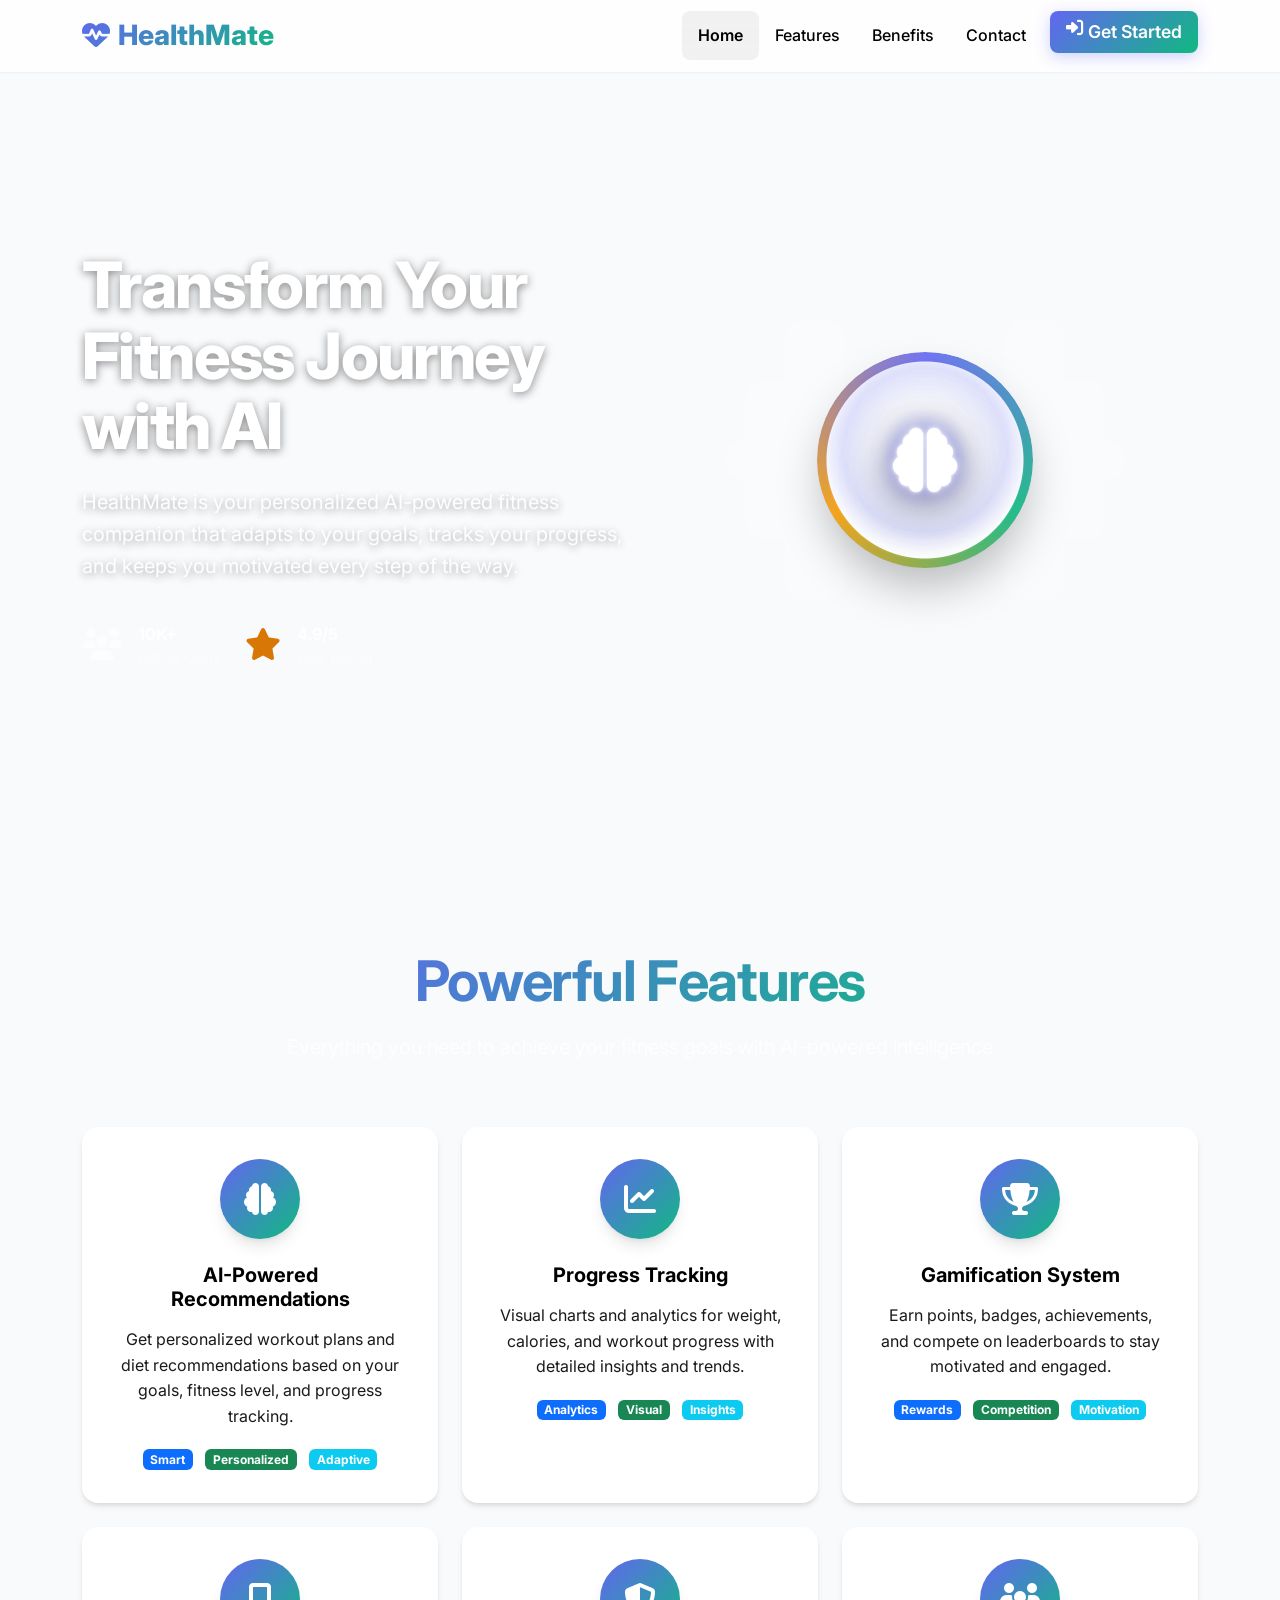
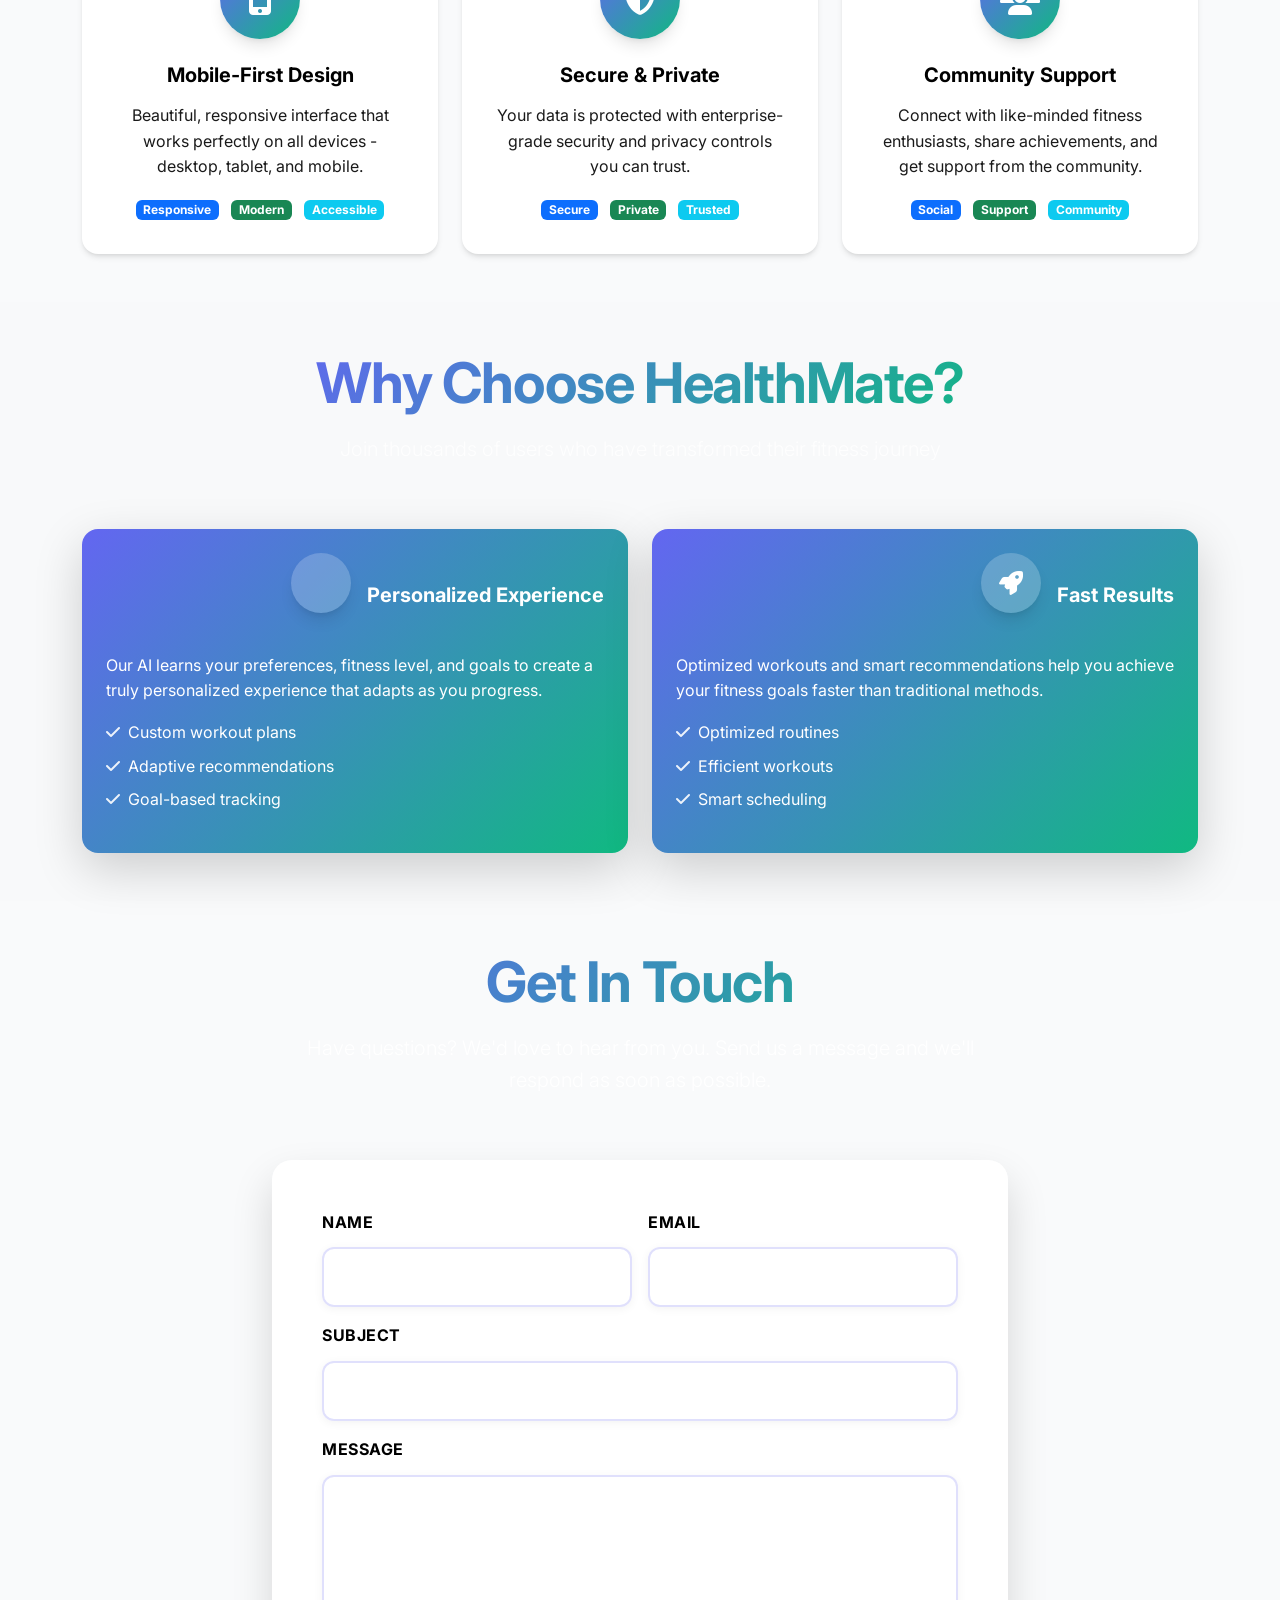
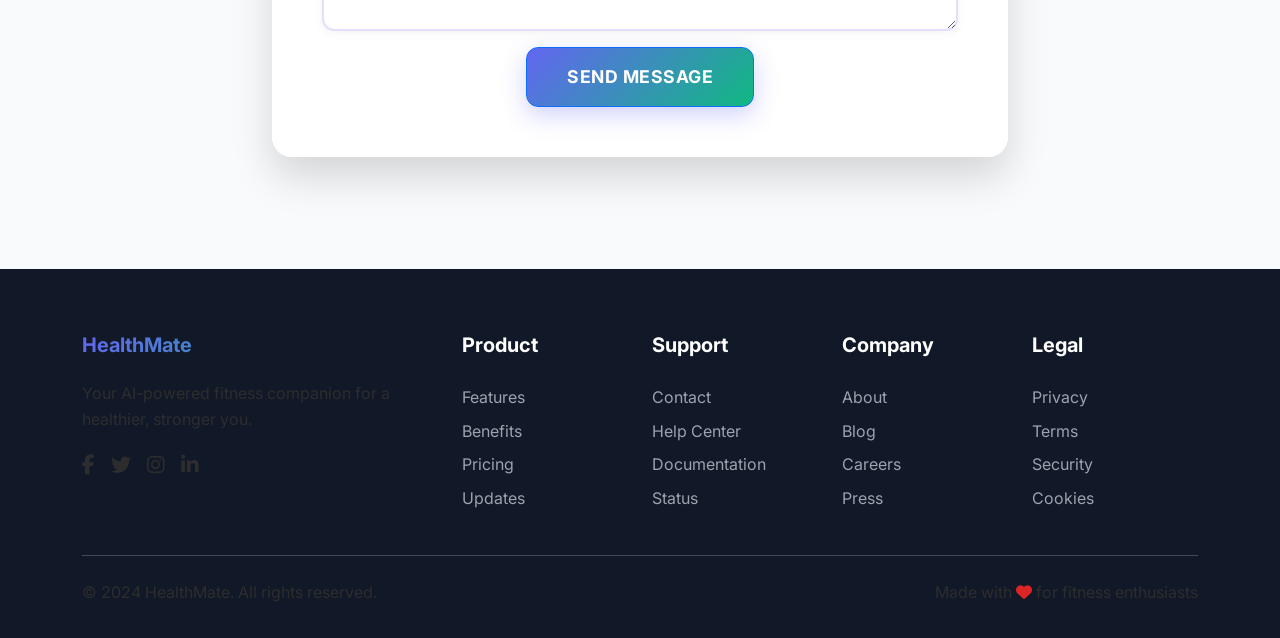
<file: index.html>
<!DOCTYPE html>
<html lang="en">
<head>
    <meta charset="UTF-8">
    <meta name="viewport" content="width=device-width, initial-scale=1.0">
    <title>HealthMate - AI-Powered Personalized Fitness App</title>
    
    <!-- Bootstrap CSS -->
    <link href="https://cdn.jsdelivr.net/npm/bootstrap@5.3.0/dist/css/bootstrap.min.css" rel="stylesheet">
    <!-- Font Awesome -->
    <link rel="stylesheet" href="https://cdnjs.cloudflare.com/ajax/libs/font-awesome/6.4.0/css/all.min.css">
    <!-- Google Fonts -->
    <link href="https://fonts.googleapis.com/css2?family=Inter:wght@300;400;500;600;700;800;900&display=swap" rel="stylesheet">
    <!-- Custom CSS -->
    <link rel="stylesheet" href="assets/css/style.css">
    <style>
        /* Landing page: completely disable pointer hover in hero to stop any visual reaction */
        .hero-section * { pointer-events: none !important; }
        .hero-section .hero-primary-btn, .hero-section .hero-primary-btn * { pointer-events: auto !important; }
    </style>
</head>
<body>
    <!-- Navigation -->
    <nav class="navbar navbar-expand-lg navbar-light fixed-top">
        <div class="container">
            <a class="navbar-brand" href="#">
                <i class="fas fa-heartbeat me-2"></i>HealthMate
            </a>
            
            <button class="navbar-toggler" type="button" data-bs-toggle="collapse" data-bs-target="#navbarNav">
                <span class="navbar-toggler-icon"></span>
            </button>
            
            <div class="collapse navbar-collapse" id="navbarNav">
                <ul class="navbar-nav ms-auto">
                    <li class="nav-item">
                        <a class="nav-link active" href="#home">Home</a>
                    </li>
                    <li class="nav-item">
                        <a class="nav-link" href="#features">Features</a>
                    </li>
                    <li class="nav-item">
                        <a class="nav-link" href="#benefits">Benefits</a>
                    </li>
                    <li class="nav-item">
                        <a class="nav-link" href="#contact">Contact</a>
                    </li>
                    <li class="nav-item">
                        <a class="nav-link btn btn-primary ms-2" href="#" data-bs-toggle="modal" data-bs-target="#authModal">
                            <i class="fas fa-sign-in-alt me-1"></i>Get Started
                        </a>
                    </li>
                </ul>
            </div>
        </div>
    </nav>

    <!-- Hero Section -->
    <section id="home" class="hero-section">
        <div class="container">
            <div class="row align-items-center">
                <div class="col-lg-6 hero-content animate-fade-in-left">
                    <h1 class="hero-title">Transform Your Fitness Journey with AI</h1>
                    <p class="hero-subtitle">HealthMate is your personalized AI-powered fitness companion that adapts to your goals, tracks your progress, and keeps you motivated every step of the way.</p>
                    
                    <div class="mt-4 d-flex align-items-center gap-4">
                        <div class="d-flex align-items-center">
                            <div class="me-3">
                                <i class="fas fa-users fa-2x text-white-50"></i>
                            </div>
                            <div>
                                <div class="text-white fw-bold">10K+</div>
                                <div class="text-white-50 small">Active Users</div>
                            </div>
                        </div>
                        <div class="d-flex align-items-center">
                            <div class="me-3">
                                <i class="fas fa-star fa-2x text-warning"></i>
                            </div>
                            <div>
                                <div class="text-white fw-bold">4.9/5</div>
                                <div class="text-white-50 small">User Rating</div>
                            </div>
                        </div>
                    </div>
                </div>
                <div class="col-lg-6 text-center animate-fade-in-right">
                    <div class="hero-image position-relative">
                        <div class="position-relative">
                            <i class="fas fa-dumbbell" style="font-size: 20rem; opacity: 0.2; color: white;"></i>
                            <div class="position-absolute top-50 start-50 translate-middle">
                                <div class="glass rounded-circle p-4" style="width: 200px; height: 200px; display: flex; align-items: center; justify-content: center;">
                                    <i class="fas fa-brain fa-4x text-white"></i>
                                </div>
                            </div>
                        </div>
                    </div>
                </div>
            </div>
        </div>
    </section>

    <!-- Features Section -->
    <section id="features" class="py-5">
        <div class="container">
            <div class="row text-center mb-5">
                <div class="col-lg-8 mx-auto">
                    <h2 class="display-4 fw-bold mb-3 gradient-text">Powerful Features</h2>
                    <p class="lead text-muted">Everything you need to achieve your fitness goals with AI-powered intelligence</p>
                </div>
            </div>
            
            <div class="row g-4">
                <div class="col-lg-4 col-md-6">
                    <div class="feature-card h-100">
                        <div class="feature-icon">
                            <i class="fas fa-brain"></i>
                        </div>
                        <h5 class="card-title fw-bold mb-3">AI-Powered Recommendations</h5>
                        <p class="card-text text-muted">Get personalized workout plans and diet recommendations based on your goals, fitness level, and progress tracking.</p>
                        <div class="mt-3">
                            <span class="badge bg-primary me-2">Smart</span>
                            <span class="badge bg-success me-2">Personalized</span>
                            <span class="badge bg-info">Adaptive</span>
                        </div>
                    </div>
                </div>
                
                <div class="col-lg-4 col-md-6">
                    <div class="feature-card h-100">
                        <div class="feature-icon">
                            <i class="fas fa-chart-line"></i>
                        </div>
                        <h5 class="card-title fw-bold mb-3">Progress Tracking</h5>
                        <p class="card-text text-muted">Visual charts and analytics for weight, calories, and workout progress with detailed insights and trends.</p>
                        <div class="mt-3">
                            <span class="badge bg-primary me-2">Analytics</span>
                            <span class="badge bg-success me-2">Visual</span>
                            <span class="badge bg-info">Insights</span>
                        </div>
                    </div>
                </div>
                
                <div class="col-lg-4 col-md-6">
                    <div class="feature-card h-100">
                        <div class="feature-icon">
                            <i class="fas fa-trophy"></i>
                        </div>
                        <h5 class="card-title fw-bold mb-3">Gamification System</h5>
                        <p class="card-text text-muted">Earn points, badges, achievements, and compete on leaderboards to stay motivated and engaged.</p>
                        <div class="mt-3">
                            <span class="badge bg-primary me-2">Rewards</span>
                            <span class="badge bg-success me-2">Competition</span>
                            <span class="badge bg-info">Motivation</span>
                        </div>
                    </div>
                </div>
                
                <div class="col-lg-4 col-md-6">
                    <div class="feature-card h-100">
                        <div class="feature-icon">
                            <i class="fas fa-mobile-alt"></i>
                        </div>
                        <h5 class="card-title fw-bold mb-3">Mobile-First Design</h5>
                        <p class="card-text text-muted">Beautiful, responsive interface that works perfectly on all devices - desktop, tablet, and mobile.</p>
                        <div class="mt-3">
                            <span class="badge bg-primary me-2">Responsive</span>
                            <span class="badge bg-success me-2">Modern</span>
                            <span class="badge bg-info">Accessible</span>
                        </div>
                    </div>
                </div>
                
                <div class="col-lg-4 col-md-6">
                    <div class="feature-card h-100">
                        <div class="feature-icon">
                            <i class="fas fa-shield-alt"></i>
                        </div>
                        <h5 class="card-title fw-bold mb-3">Secure & Private</h5>
                        <p class="card-text text-muted">Your data is protected with enterprise-grade security and privacy controls you can trust.</p>
                        <div class="mt-3">
                            <span class="badge bg-primary me-2">Secure</span>
                            <span class="badge bg-success me-2">Private</span>
                            <span class="badge bg-info">Trusted</span>
                        </div>
                    </div>
                </div>
                
                <div class="col-lg-4 col-md-6">
                    <div class="feature-card h-100">
                        <div class="feature-icon">
                            <i class="fas fa-users"></i>
                        </div>
                        <h5 class="card-title fw-bold mb-3">Community Support</h5>
                        <p class="card-text text-muted">Connect with like-minded fitness enthusiasts, share achievements, and get support from the community.</p>
                        <div class="mt-3">
                            <span class="badge bg-primary me-2">Social</span>
                            <span class="badge bg-success me-2">Support</span>
                            <span class="badge bg-info">Community</span>
                        </div>
                    </div>
                </div>
            </div>
        </div>
    </section>

    <!-- Benefits Section -->
    <section id="benefits" class="py-5 bg-light">
        <div class="container">
            <div class="row text-center mb-5">
                <div class="col-lg-8 mx-auto">
                    <h2 class="display-4 fw-bold mb-3 gradient-text">Why Choose HealthMate?</h2>
                    <p class="lead text-muted">Join thousands of users who have transformed their fitness journey</p>
                </div>
            </div>
            
            <div class="row g-4">
                <div class="col-lg-6">
                    <div class="card h-100 border-0 shadow-lg">
                        <div class="card-body p-4">
                            <div class="d-flex align-items-center mb-3">
                                <div class="feature-icon me-3" style="width: 60px; height: 60px; font-size: 1.5rem;">
                                    <i class="fas fa-target"></i>
                                </div>
                                <h5 class="card-title fw-bold mb-0">Personalized Experience</h5>
                            </div>
                            <p class="card-text text-muted">Our AI learns your preferences, fitness level, and goals to create a truly personalized experience that adapts as you progress.</p>
                            <ul class="list-unstyled">
                                <li class="mb-2"><i class="fas fa-check text-success me-2"></i>Custom workout plans</li>
                                <li class="mb-2"><i class="fas fa-check text-success me-2"></i>Adaptive recommendations</li>
                                <li class="mb-2"><i class="fas fa-check text-success me-2"></i>Goal-based tracking</li>
                            </ul>
                        </div>
                    </div>
                </div>
                
                <div class="col-lg-6">
                    <div class="card h-100 border-0 shadow-lg">
                        <div class="card-body p-4">
                            <div class="d-flex align-items-center mb-3">
                                <div class="feature-icon me-3" style="width: 60px; height: 60px; font-size: 1.5rem;">
                                    <i class="fas fa-rocket"></i>
                                </div>
                                <h5 class="card-title fw-bold mb-0">Fast Results</h5>
                            </div>
                            <p class="card-text text-muted">Optimized workouts and smart recommendations help you achieve your fitness goals faster than traditional methods.</p>
                            <ul class="list-unstyled">
                                <li class="mb-2"><i class="fas fa-check text-success me-2"></i>Optimized routines</li>
                                <li class="mb-2"><i class="fas fa-check text-success me-2"></i>Efficient workouts</li>
                                <li class="mb-2"><i class="fas fa-check text-success me-2"></i>Smart scheduling</li>
                            </ul>
                        </div>
                    </div>
                </div>
            </div>
        </div>
    </section>

    <!-- Contact Section -->
    <section id="contact" class="py-5">
        <div class="container">
            <div class="row text-center mb-5">
                <div class="col-lg-8 mx-auto">
                    <h2 class="display-4 fw-bold mb-3 gradient-text">Get In Touch</h2>
                    <p class="lead text-muted">Have questions? We'd love to hear from you. Send us a message and we'll respond as soon as possible.</p>
                </div>
            </div>
            
            <div class="row justify-content-center">
                <div class="col-lg-8">
                    <div class="card border-0 shadow-lg">
                        <div class="card-body p-5">
                            <form id="contactForm">
                                <div class="row g-3">
                                    <div class="col-md-6">
                                        <label for="name" class="form-label">Name</label>
                                        <input type="text" class="form-control" id="name" name="name" required>
                                    </div>
                                    <div class="col-md-6">
                                        <label for="email" class="form-label">Email</label>
                                        <input type="email" class="form-control" id="email" name="email" required>
                                    </div>
                                    <div class="col-12">
                                        <label for="subject" class="form-label">Subject</label>
                                        <input type="text" class="form-control" id="subject" name="subject" required>
                                    </div>
                                    <div class="col-12">
                                        <label for="message" class="form-label">Message</label>
                                        <textarea class="form-control" id="message" name="message" rows="5" required></textarea>
                                    </div>
                                    <div class="col-12 text-center">
                                        <button type="submit" class="btn btn-primary btn-lg">
                                            <i class="fas fa-paper-plane me-2"></i>Send Message
                                        </button>
                                    </div>
                                </div>
                            </form>
                        </div>
                    </div>
                </div>
            </div>
        </div>
    </section>

    <!-- Footer -->
    <footer class="footer">
        <div class="container">
            <div class="row g-4">
                <div class="col-lg-4">
                    <h5 class="gradient-text">HealthMate</h5>
                    <p class="text-muted">Your AI-powered fitness companion for a healthier, stronger you.</p>
                    <div class="d-flex gap-3">
                        <a href="#" class="text-muted"><i class="fab fa-facebook-f fa-lg"></i></a>
                        <a href="#" class="text-muted"><i class="fab fa-twitter fa-lg"></i></a>
                        <a href="#" class="text-muted"><i class="fab fa-instagram fa-lg"></i></a>
                        <a href="#" class="text-muted"><i class="fab fa-linkedin-in fa-lg"></i></a>
                    </div>
                </div>
                <div class="col-lg-2">
                    <h5>Product</h5>
                    <ul class="list-unstyled">
                        <li><a href="#features">Features</a></li>
                        <li><a href="#benefits">Benefits</a></li>
                        <li><a href="#">Pricing</a></li>
                        <li><a href="#">Updates</a></li>
                    </ul>
                </div>
                <div class="col-lg-2">
                    <h5>Support</h5>
                    <ul class="list-unstyled">
                        <li><a href="#contact">Contact</a></li>
                        <li><a href="#">Help Center</a></li>
                        <li><a href="#">Documentation</a></li>
                        <li><a href="#">Status</a></li>
                    </ul>
                </div>
                <div class="col-lg-2">
                    <h5>Company</h5>
                    <ul class="list-unstyled">
                        <li><a href="#">About</a></li>
                        <li><a href="#">Blog</a></li>
                        <li><a href="#">Careers</a></li>
                        <li><a href="#">Press</a></li>
                    </ul>
                </div>
                <div class="col-lg-2">
                    <h5>Legal</h5>
                    <ul class="list-unstyled">
                        <li><a href="#">Privacy</a></li>
                        <li><a href="#">Terms</a></li>
                        <li><a href="#">Security</a></li>
                        <li><a href="#">Cookies</a></li>
                    </ul>
                </div>
            </div>
            <hr class="my-4">
            <div class="row align-items-center">
                <div class="col-md-6">
                    <p class="mb-0 text-muted">&copy; 2024 HealthMate. All rights reserved.</p>
                </div>
                <div class="col-md-6 text-md-end">
                    <p class="mb-0 text-muted">Made with <i class="fas fa-heart text-danger"></i> for fitness enthusiasts</p>
                </div>
            </div>
        </div>
    </footer>

    <!-- Authentication Modal -->
    <div class="modal fade" id="authModal" tabindex="-1">
        <div class="modal-dialog modal-lg">
            <div class="modal-content">
                <div class="modal-header">
                    <h5 class="modal-title">
                        <i class="fas fa-user-circle me-2"></i>Welcome to HealthMate
                    </h5>
                    <button type="button" class="btn-close btn-close-white" data-bs-dismiss="modal"></button>
                </div>
                <div class="modal-body">
                    <ul class="nav nav-tabs" id="authTabs" role="tablist">
                        <li class="nav-item" role="presentation">
                            <button class="nav-link active" id="login-tab" data-bs-toggle="tab" data-bs-target="#login" type="button" role="tab">
                                <i class="fas fa-sign-in-alt me-2"></i>Login
                            </button>
                        </li>
                        <li class="nav-item" role="presentation">
                            <button class="nav-link" id="register-tab" data-bs-toggle="tab" data-bs-target="#register" type="button" role="tab">
                                <i class="fas fa-user-plus me-2"></i>Register
                            </button>
                        </li>
                    </ul>
                    
                    <div class="tab-content mt-4" id="authTabsContent">
                        <!-- Login Tab -->
                        <div class="tab-pane fade show active" id="login" role="tabpanel">
                            <form id="loginForm">
                                <div class="mb-3">
                                    <label for="loginUsername" class="form-label">Username</label>
                                    <input type="text" class="form-control" id="loginUsername" name="username" required>
                                </div>
                                <div class="mb-3">
                                    <label for="loginPassword" class="form-label">Password</label>
                                    <input type="password" class="form-control" id="loginPassword" name="password" required>
                                </div>
                                <div class="d-grid">
                                    <button type="submit" class="btn btn-primary">
                                        <i class="fas fa-sign-in-alt me-2"></i>Login
                                    </button>
                                </div>
                            </form>
                        </div>
                        
                        <!-- Register Tab -->
                        <div class="tab-pane fade" id="register" role="tabpanel">
                            <form id="registerForm">
                                <div class="row g-3">
                                    <div class="col-md-6">
                                        <label for="regUsername" class="form-label">Username</label>
                                        <input type="text" class="form-control" id="regUsername" name="username" required>
                                    </div>
                                    <div class="col-md-6">
                                        <label for="regEmail" class="form-label">Email</label>
                                        <input type="email" class="form-control" id="regEmail" name="email" required>
                                    </div>
                                    <div class="col-md-6">
                                        <label for="regFirstName" class="form-label">First Name</label>
                                        <input type="text" class="form-control" id="regFirstName" name="first_name" required>
                                    </div>
                                    <div class="col-md-6">
                                        <label for="regLastName" class="form-label">Last Name</label>
                                        <input type="text" class="form-control" id="regLastName" name="last_name" required>
                                    </div>
                                    <div class="col-md-6">
                                        <label for="regAge" class="form-label">Age</label>
                                        <input type="number" class="form-control" id="regAge" name="age" min="13" max="100" required>
                                    </div>
                                    <div class="col-md-6">
                                        <label for="regWeight" class="form-label">Weight (kg)</label>
                                        <input type="number" class="form-control" id="regWeight" name="weight" step="0.1" required>
                                    </div>
                                    <div class="col-md-6">
                                        <label for="regHeight" class="form-label">Height (cm)</label>
                                        <input type="number" class="form-control" id="regHeight" name="height" step="0.1" required>
                                    </div>
                                    <div class="col-md-6">
                                        <label for="regGoal" class="form-label">Fitness Goal</label>
                                        <select class="form-control" id="regGoal" name="fitness_goal" required>
                                            <option value="">Select Goal</option>
                                            <option value="weight_loss">Weight Loss</option>
                                            <option value="muscle_gain">Muscle Gain</option>
                                            <option value="endurance">Endurance</option>
                                            <option value="general_fitness">General Fitness</option>
                                        </select>
                                    </div>
                                    <div class="col-12">
                                        <label for="regPassword" class="form-label">Password</label>
                                        <input type="password" class="form-control" id="regPassword" name="password" required>
                                    </div>
                                    <div class="col-12">
                                        <div class="d-grid">
                                            <button type="submit" class="btn btn-primary">
                                                <i class="fas fa-user-plus me-2"></i>Create Account
                                            </button>
                                        </div>
                                    </div>
                                </div>
                            </form>
                        </div>
                    </div>
                </div>
            </div>
        </div>
    </div>

    <!-- Fixed Login Button -->
    <a href="#" class="fixed-login-btn" data-bs-toggle="modal" data-bs-target="#authModal">
        <i class="fas fa-sign-in-alt"></i>
        <span>Login</span>
    </a>

    <!-- Bootstrap JS -->
    <script src="https://cdn.jsdelivr.net/npm/bootstrap@5.3.0/dist/js/bootstrap.bundle.min.js"></script>
    <!-- Custom JS -->
    <script src="assets/js/main.js"></script>
    
</body>
</html>
</file>
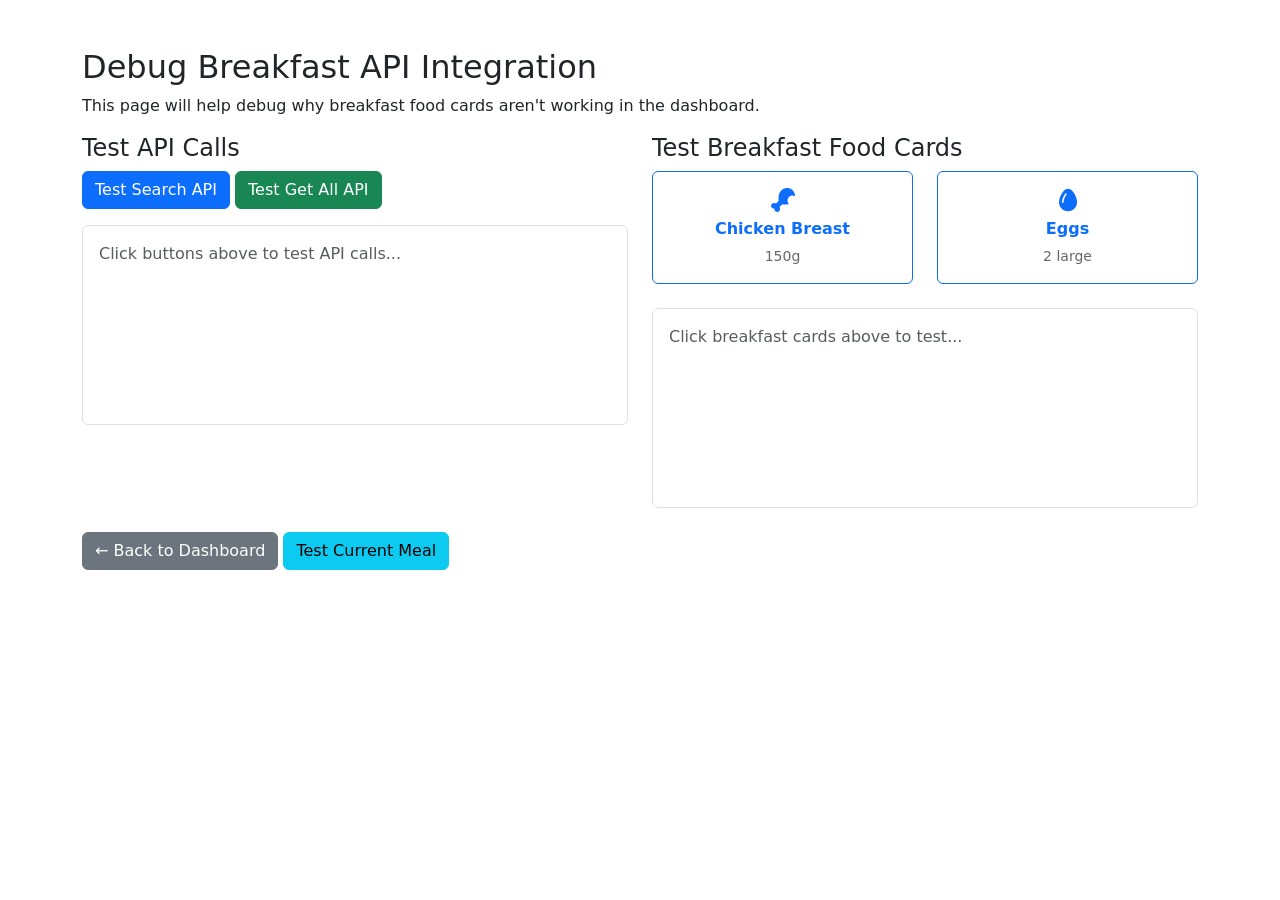
<file: debug_breakfast_api.html>
<!DOCTYPE html>
<html lang="en">
<head>
    <meta charset="UTF-8">
    <meta name="viewport" content="width=device-width, initial-scale=1.0">
    <title>Debug Breakfast API</title>
    <link href="https://cdn.jsdelivr.net/npm/bootstrap@5.3.0/dist/css/bootstrap.min.css" rel="stylesheet">
    <link href="https://cdnjs.cloudflare.com/ajax/libs/font-awesome/6.0.0/css/all.min.css" rel="stylesheet">
</head>
<body>
    <div class="container mt-5">
        <h2>Debug Breakfast API Integration</h2>
        <p>This page will help debug why breakfast food cards aren't working in the dashboard.</p>
        
        <div class="row">
            <div class="col-md-6">
                <h4>Test API Calls</h4>
                <div class="mb-3">
                    <button class="btn btn-primary" onclick="testSearchAPI()">Test Search API</button>
                    <button class="btn btn-success" onclick="testGetAllAPI()">Test Get All API</button>
                </div>
                
                <div id="apiResults" class="border p-3 rounded" style="min-height: 200px;">
                    <div class="text-muted">Click buttons above to test API calls...</div>
                </div>
            </div>
            
            <div class="col-md-6">
                <h4>Test Breakfast Food Cards</h4>
                <div class="row">
                    <div class="col-md-6 mb-2">
                        <button class="btn btn-outline-primary w-100" onclick="testBreakfastCard('chicken_breast', '150', 'g')">
                            <div class="breakfast-item">
                                <i class="fas fa-drumstick-bite"></i>
                                <span>Chicken Breast</span>
                                <small>150g</small>
                            </div>
                        </button>
                    </div>
                    <div class="col-md-6 mb-2">
                        <button class="btn btn-outline-primary w-100" onclick="testBreakfastCard('eggs', '2', 'large')">
                            <div class="breakfast-item">
                                <i class="fas fa-egg"></i>
                                <span>Eggs</span>
                                <small>2 large</small>
                            </div>
                        </button>
                    </div>
                </div>
                
                <div id="breakfastResults" class="border p-3 rounded mt-3" style="min-height: 200px;">
                    <div class="text-muted">Click breakfast cards above to test...</div>
                </div>
            </div>
        </div>
        
        <div class="mt-4">
            <a href="pages/dashboard.php" class="btn btn-secondary">← Back to Dashboard</a>
            <a href="test_current_meal.html" class="btn btn-info">Test Current Meal</a>
        </div>
    </div>

    <script>
        function testSearchAPI() {
            const resultsDiv = document.getElementById('apiResults');
            resultsDiv.innerHTML = '<div class="text-info">Testing search API...</div>';
            
            fetch('php/food_api.php?action=search&q=chicken&limit=3')
                .then(response => {
                    console.log('Response status:', response.status);
                    console.log('Response headers:', response.headers);
                    return response.text();
                })
                .then(text => {
                    console.log('Raw response:', text);
                    try {
                        const data = JSON.parse(text);
                        resultsDiv.innerHTML = `
                            <div class="alert alert-success">
                                <h6>Search API Success!</h6>
                                <pre>${JSON.stringify(data, null, 2)}</pre>
                            </div>
                        `;
                    } catch (e) {
                        resultsDiv.innerHTML = `
                            <div class="alert alert-danger">
                                <h6>JSON Parse Error!</h6>
                                <p>Raw response: ${text}</p>
                                <p>Error: ${e.message}</p>
                            </div>
                        `;
                    }
                })
                .catch(error => {
                    console.error('Fetch error:', error);
                    resultsDiv.innerHTML = `
                        <div class="alert alert-danger">
                            <h6>Fetch Error!</h6>
                            <p>${error.message}</p>
                        </div>
                    `;
                });
        }

        function testGetAllAPI() {
            const resultsDiv = document.getElementById('apiResults');
            resultsDiv.innerHTML = '<div class="text-info">Testing get all API...</div>';
            
            fetch('php/food_api.php?action=get_all&limit=3')
                .then(response => {
                    console.log('Response status:', response.status);
                    return response.text();
                })
                .then(text => {
                    console.log('Raw response:', text);
                    try {
                        const data = JSON.parse(text);
                        resultsDiv.innerHTML = `
                            <div class="alert alert-success">
                                <h6>Get All API Success!</h6>
                                <pre>${JSON.stringify(data, null, 2)}</pre>
                            </div>
                        `;
                    } catch (e) {
                        resultsDiv.innerHTML = `
                            <div class="alert alert-danger">
                                <h6>JSON Parse Error!</h6>
                                <p>Raw response: ${text}</p>
                                <p>Error: ${e.message}</p>
                            </div>
                        `;
                    }
                })
                .catch(error => {
                    console.error('Fetch error:', error);
                    resultsDiv.innerHTML = `
                        <div class="alert alert-danger">
                            <h6>Fetch Error!</h6>
                            <p>${error.message}</p>
                        </div>
                    `;
                });
        }

        function testBreakfastCard(foodKey, amount, unit) {
            const resultsDiv = document.getElementById('breakfastResults');
            resultsDiv.innerHTML = `<div class="text-info">Testing breakfast card: ${foodKey}...</div>`;
            
            console.log('Testing breakfast card:', { foodKey, amount, unit });
            
            // Simulate the addBreakfastFood function
            const food = foodDatabase[foodKey];
            if (food) {
                console.log('Found in local database:', food);
                resultsDiv.innerHTML = `
                    <div class="alert alert-info">
                        <h6>Found in Local Database!</h6>
                        <p>Food: ${food.name}</p>
                        <p>Calories/100g: ${food.caloriesPer100g}</p>
                        <p>Protein: ${food.protein}g</p>
                        <p>This would be added to breakfast successfully.</p>
                    </div>
                `;
            } else {
                console.log('Not found locally, searching API...');
                fetch(`php/food_api.php?action=search&q=${encodeURIComponent(foodKey)}&limit=1`)
                    .then(response => {
                        console.log('API response status:', response.status);
                        return response.text();
                    })
                    .then(text => {
                        console.log('API raw response:', text);
                        try {
                            const data = JSON.parse(text);
                            if (data.error || !data.foods || data.foods.length === 0) {
                                resultsDiv.innerHTML = `
                                    <div class="alert alert-warning">
                                        <h6>Food Not Found in API!</h6>
                                        <p>Error: ${data.error || 'No foods found'}</p>
                                        <p>This would show a warning notification.</p>
                                    </div>
                                `;
                            } else {
                                const apiFood = data.foods[0];
                                resultsDiv.innerHTML = `
                                    <div class="alert alert-success">
                                        <h6>Found in API!</h6>
                                        <p>Food: ${apiFood.name}</p>
                                        <p>Calories/100g: ${apiFood.calories_per_100g}</p>
                                        <p>Protein: ${apiFood.protein}g</p>
                                        <p>This would be added to breakfast successfully.</p>
                                    </div>
                                `;
                            }
                        } catch (e) {
                            resultsDiv.innerHTML = `
                                <div class="alert alert-danger">
                                    <h6>API Response Parse Error!</h6>
                                    <p>Raw response: ${text}</p>
                                    <p>Error: ${e.message}</p>
                                </div>
                            `;
                        }
                    })
                    .catch(error => {
                        console.error('API fetch error:', error);
                        resultsDiv.innerHTML = `
                            <div class="alert alert-danger">
                                <h6>API Fetch Error!</h6>
                                <p>${error.message}</p>
                            </div>
                        `;
                    });
            }
        }

        // Mock food database for testing
        const foodDatabase = {
            'chicken_breast': { name: 'Chicken Breast', caloriesPer100g: 165, protein: 31, carbs: 0, fats: 3.6, fiber: 0, sugar: 0 },
            'eggs': { name: 'Eggs', caloriesPer100g: 155, protein: 13, carbs: 1.1, fats: 11, fiber: 0, sugar: 1.1 }
        };
    </script>

    <style>
        .breakfast-item {
            padding: 10px;
            text-align: center;
        }
        
        .breakfast-item i {
            font-size: 1.5em;
            margin-bottom: 5px;
            display: block;
        }
        
        .breakfast-item span {
            display: block;
            font-weight: bold;
            margin-bottom: 5px;
        }
        
        .breakfast-item small {
            display: block;
            color: #666;
        }
        
        pre {
            background: #f8f9fa;
            padding: 10px;
            border-radius: 4px;
            font-size: 0.8em;
            max-height: 200px;
            overflow-y: auto;
        }
    </style>
</body>
</html>
</file>
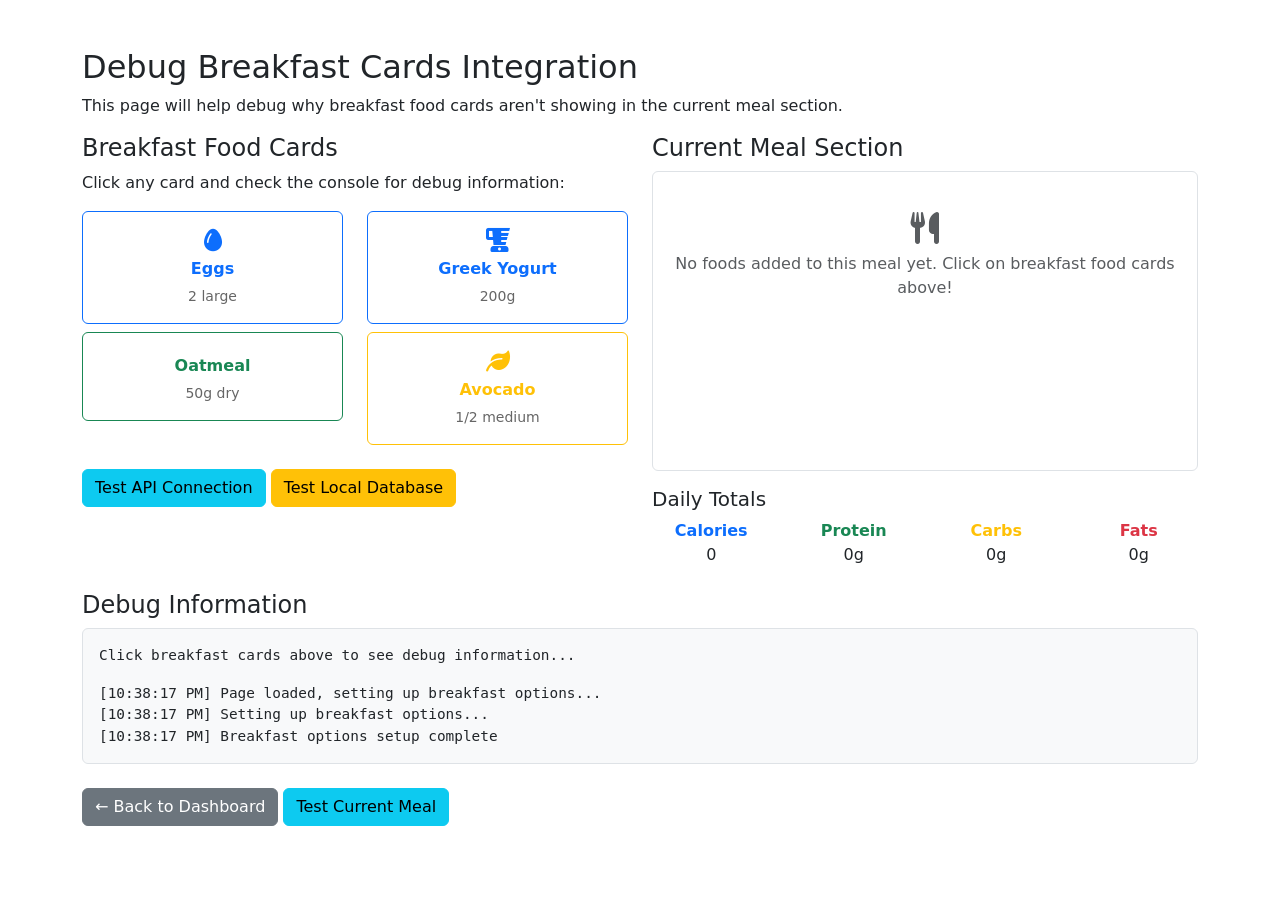
<file: debug_breakfast_cards.html>
<!DOCTYPE html>
<html lang="en">
<head>
    <meta charset="UTF-8">
    <meta name="viewport" content="width=device-width, initial-scale=1.0">
    <title>Debug Breakfast Cards</title>
    <link href="https://cdn.jsdelivr.net/npm/bootstrap@5.3.0/dist/css/bootstrap.min.css" rel="stylesheet">
    <link href="https://cdnjs.cloudflare.com/ajax/libs/font-awesome/6.0.0/css/all.min.css" rel="stylesheet">
</head>
<body>
    <div class="container mt-5">
        <h2>Debug Breakfast Cards Integration</h2>
        <p>This page will help debug why breakfast food cards aren't showing in the current meal section.</p>
        
        <div class="row">
            <div class="col-md-6">
                <h4>Breakfast Food Cards</h4>
                <p>Click any card and check the console for debug information:</p>
                
                <div class="row">
                    <div class="col-md-6 mb-2">
                        <button class="btn btn-outline-primary w-100 breakfast-btn" data-food="eggs" data-amount="2" data-unit="large">
                            <div class="breakfast-item">
                                <i class="fas fa-egg"></i>
                                <span>Eggs</span>
                                <small>2 large</small>
                            </div>
                        </button>
                    </div>
                    <div class="col-md-6 mb-2">
                        <button class="btn btn-outline-primary w-100 breakfast-btn" data-food="greek_yogurt" data-amount="200" data-unit="g">
                            <div class="breakfast-item">
                                <i class="fas fa-blender"></i>
                                <span>Greek Yogurt</span>
                                <small>200g</small>
                            </div>
                        </button>
                    </div>
                    <div class="col-md-6 mb-2">
                        <button class="btn btn-outline-success w-100 breakfast-btn" data-food="oatmeal" data-amount="50" data-unit="g">
                            <div class="breakfast-item">
                                <i class="fas fa-bowl-food"></i>
                                <span>Oatmeal</span>
                                <small>50g dry</small>
                            </div>
                        </button>
                    </div>
                    <div class="col-md-6 mb-2">
                        <button class="btn btn-outline-warning w-100 breakfast-btn" data-food="avocado" data-amount="0.5" data-unit="medium">
                            <div class="breakfast-item">
                                <i class="fas fa-leaf"></i>
                                <span>Avocado</span>
                                <small>1/2 medium</small>
                            </div>
                        </button>
                    </div>
                </div>
                
                <div class="mt-3">
                    <button class="btn btn-info" onclick="testAPI()">Test API Connection</button>
                    <button class="btn btn-warning" onclick="testLocalDatabase()">Test Local Database</button>
                </div>
            </div>
            
            <div class="col-md-6">
                <h4>Current Meal Section</h4>
                <div class="border p-3 rounded" style="min-height: 300px;">
                    <div id="foodList">
                        <div class="text-center text-muted py-4">
                            <i class="fas fa-utensils fa-2x mb-2"></i><br>
                            No foods added to this meal yet. Click on breakfast food cards above!
                        </div>
                    </div>
                </div>
                
                <div class="mt-3">
                    <h5>Daily Totals</h5>
                    <div class="row text-center">
                        <div class="col-3">
                            <div class="fw-bold text-primary">Calories</div>
                            <div id="totalCalories">0</div>
                        </div>
                        <div class="col-3">
                            <div class="fw-bold text-success">Protein</div>
                            <div id="totalProtein">0g</div>
                        </div>
                        <div class="col-3">
                            <div class="fw-bold text-warning">Carbs</div>
                            <div id="totalCarbs">0g</div>
                        </div>
                        <div class="col-3">
                            <div class="fw-bold text-danger">Fats</div>
                            <div id="totalFats">0g</div>
                        </div>
                    </div>
                </div>
            </div>
        </div>
        
        <div class="mt-4">
            <h4>Debug Information</h4>
            <div id="debugInfo" class="border p-3 rounded" style="background: #f8f9fa;">
                <p>Click breakfast cards above to see debug information...</p>
            </div>
        </div>
        
        <div class="mt-4">
            <a href="pages/dashboard.php" class="btn btn-secondary">← Back to Dashboard</a>
            <a href="test_current_meal.html" class="btn btn-info">Test Current Meal</a>
        </div>
    </div>

    <script>
        // Global variables (matching dashboard)
        let currentMealType = 'breakfast';
        let dailyMeals = {
            breakfast: [],
            lunch: [],
            dinner: [],
            snacks: []
        };

        // Mock food database for testing
        const foodDatabase = {
            'eggs': { name: 'Eggs', caloriesPer100g: 155, protein: 13, carbs: 1.1, fats: 11, fiber: 0, sugar: 1.1 },
            'greek_yogurt': { name: 'Greek Yogurt', caloriesPer100g: 59, protein: 10, carbs: 3.6, fats: 0.4, fiber: 0, sugar: 3.6 },
            'oatmeal': { name: 'Oatmeal', caloriesPer100g: 389, protein: 16.9, carbs: 66, fats: 6.9, fiber: 10.6, sugar: 0.99 },
            'avocado': { name: 'Avocado', caloriesPer100g: 160, protein: 2, carbs: 8.5, fats: 14.7, fiber: 6.7, sugar: 0.7 }
        };

        // Debug function
        function addDebugInfo(message) {
            const debugDiv = document.getElementById('debugInfo');
            const timestamp = new Date().toLocaleTimeString();
            debugDiv.innerHTML += `<div>[${timestamp}] ${message}</div>`;
            console.log(`[${timestamp}] ${message}`);
        }

        // Initialize
        document.addEventListener('DOMContentLoaded', function() {
            addDebugInfo('Page loaded, setting up breakfast options...');
            setupBreakfastOptions();
        });

        // Setup breakfast options (matching dashboard code)
        function setupBreakfastOptions() {
            addDebugInfo('Setting up breakfast options...');
            
            // Set up individual breakfast food buttons
            document.addEventListener('click', function(e) {
                if (e.target.closest('.breakfast-btn')) {
                    const btn = e.target.closest('.breakfast-btn');
                    const food = btn.dataset.food;
                    const amount = btn.dataset.amount;
                    const unit = btn.dataset.unit;
                    
                    addDebugInfo(`Breakfast button clicked: ${food}, ${amount} ${unit}`);
                    addBreakfastFood(food, amount, unit);
                }
            });
            
            addDebugInfo('Breakfast options setup complete');
        }

        // Add breakfast food function (matching dashboard code)
        function addBreakfastFood(foodKey, amount, unit) {
            addDebugInfo(`addBreakfastFood called: ${foodKey}, ${amount}, ${unit}`);
            
            // Ensure we're on breakfast meal type
            currentMealType = 'breakfast';
            addDebugInfo(`Current meal type set to: ${currentMealType}`);
            
            // Try to find food in local database first
            const food = foodDatabase[foodKey];
            if (food) {
                addDebugInfo(`Found in local database: ${food.name}`);
                addBreakfastFoodFromLocal(food, amount, unit);
                return;
            }
            
            addDebugInfo(`Not found locally, searching API for: ${foodKey}`);
            
            // If not found locally, search in database API
            fetch(`php/food_api.php?action=search&q=${encodeURIComponent(foodKey)}&limit=1`)
                .then(response => {
                    addDebugInfo(`API response status: ${response.status}`);
                    return response.text();
                })
                .then(text => {
                    addDebugInfo(`API raw response: ${text}`);
                    try {
                        const data = JSON.parse(text);
                        if (data.error || !data.foods || data.foods.length === 0) {
                            addDebugInfo(`API error or no foods found: ${JSON.stringify(data)}`);
                            showNotification('Food not found in database', 'warning');
                            return;
                        }
                        
                        const apiFood = data.foods[0];
                        addDebugInfo(`Found in API: ${apiFood.name}`);
                        addBreakfastFoodFromAPI(apiFood, amount, unit);
                    } catch (e) {
                        addDebugInfo(`JSON parse error: ${e.message}`);
                        showNotification('Error parsing API response', 'error');
                    }
                })
                .catch(error => {
                    addDebugInfo(`API fetch error: ${error.message}`);
                    showNotification('Error fetching food data', 'error');
                });
        }

        // Add breakfast food from local database
        function addBreakfastFoodFromLocal(food, amount, unit) {
            addDebugInfo(`addBreakfastFoodFromLocal called: ${food.name}`);
            
            // Convert amount to grams for calculation
            const convertedAmount = convertPortionToGrams(parseFloat(amount), unit, food.name);
            addDebugInfo(`Converted amount to grams: ${convertedAmount}`);
            
            // Calculate nutrition
            const calories = (food.caloriesPer100g * convertedAmount) / 100;
            const protein = (food.protein * convertedAmount) / 100;
            const carbs = (food.carbs * convertedAmount) / 100;
            const fats = (food.fats * convertedAmount) / 100;
            
            addDebugInfo(`Calculated nutrition: calories=${calories}, protein=${protein}, carbs=${carbs}, fats=${fats}`);
            
            // Create food data
            const foodData = {
                id: Date.now() + Math.random(),
                name: food.name,
                amount: `${amount} ${unit}`,
                calories: Math.round(calories),
                protein: Math.round(protein),
                carbs: Math.round(carbs),
                fats: Math.round(fats),
                fiber: Math.round((food.fiber * convertedAmount) / 100),
                sugar: Math.round((food.sugar * convertedAmount) / 100)
            };
            
            addDebugInfo(`Created food data: ${JSON.stringify(foodData)}`);
            
            // Add to daily meals
            dailyMeals[currentMealType].push(foodData);
            addDebugInfo(`Added to dailyMeals[${currentMealType}]: ${dailyMeals[currentMealType].length} items`);
            
            // Update display
            addDebugInfo('Updating display...');
            updateCurrentMealDisplay();
            updateDailyTotals();
            
            // Show success notification
            showNotification(`${food.name} added to breakfast!`, 'success');
        }

        // Add breakfast food from API
        function addBreakfastFoodFromAPI(apiFood, amount, unit) {
            addDebugInfo(`addBreakfastFoodFromAPI called: ${apiFood.name}`);
            
            // Convert amount to grams for calculation
            const convertedAmount = convertPortionToGrams(parseFloat(amount), unit, apiFood.name);
            addDebugInfo(`Converted amount to grams: ${convertedAmount}`);
            
            // Calculate nutrition
            const calories = (apiFood.calories_per_100g * convertedAmount) / 100;
            const protein = (apiFood.protein * convertedAmount) / 100;
            const carbs = (apiFood.carbs * convertedAmount) / 100;
            const fats = (apiFood.fats * convertedAmount) / 100;
            
            addDebugInfo(`Calculated nutrition: calories=${calories}, protein=${protein}, carbs=${carbs}, fats=${fats}`);
            
            // Create food data
            const foodData = {
                id: Date.now() + Math.random(),
                name: apiFood.name,
                amount: `${amount} ${unit}`,
                calories: Math.round(calories),
                protein: Math.round(protein),
                carbs: Math.round(carbs),
                fats: Math.round(fats),
                fiber: Math.round((apiFood.fiber * convertedAmount) / 100),
                sugar: Math.round((apiFood.sugar * convertedAmount) / 100),
                category: apiFood.category,
                foodId: apiFood.id
            };
            
            addDebugInfo(`Created food data: ${JSON.stringify(foodData)}`);
            
            // Add to daily meals
            dailyMeals[currentMealType].push(foodData);
            addDebugInfo(`Added to dailyMeals[${currentMealType}]: ${dailyMeals[currentMealType].length} items`);
            
            // Update display
            addDebugInfo('Updating display...');
            updateCurrentMealDisplay();
            updateDailyTotals();
            
            // Show success notification
            showNotification(`${apiFood.name} added to breakfast!`, 'success');
        }

        // Update current meal display
        function updateCurrentMealDisplay() {
            addDebugInfo('updateCurrentMealDisplay called');
            const foodList = document.getElementById('foodList');
            const currentMealFoods = dailyMeals[currentMealType];
            
            addDebugInfo(`Current meal foods: ${currentMealFoods.length} items`);
            
            if (currentMealFoods.length === 0) {
                foodList.innerHTML = '<div class="text-center text-muted py-4"><i class="fas fa-utensils fa-2x mb-2"></i><br>No foods added to this meal yet. Click on breakfast food cards above!</div>';
                addDebugInfo('No foods, showing empty message');
                return;
            }
            
            addDebugInfo(`Rendering ${currentMealFoods.length} food items`);
            foodList.innerHTML = currentMealFoods.map(food => `
                <div class="food-item">
                    <div class="food-info">
                        <h6 class="mb-1">${food.name}</h6>
                        <small class="text-muted">${food.amount}</small>
                        <div class="nutrition-details mt-2">
                            <div class="nutrition-row">
                                <span class="nutrition-label">Calories:</span>
                                <span class="nutrition-value">${food.calories}</span>
                            </div>
                            <div class="nutrition-row">
                                <span class="nutrition-label">Protein:</span>
                                <span class="nutrition-value">${food.protein}g</span>
                            </div>
                            <div class="nutrition-row">
                                <span class="nutrition-label">Carbs:</span>
                                <span class="nutrition-value">${food.carbs}g</span>
                            </div>
                            <div class="nutrition-row">
                                <span class="nutrition-label">Fats:</span>
                                <span class="nutrition-value">${food.fats}g</span>
                            </div>
                        </div>
                    </div>
                    <div class="d-flex align-items-center gap-3">
                        <span class="food-calories">${food.calories} cal</span>
                        <button class="remove-food-btn" onclick="removeFoodFromMeal('${food.id}', '${currentMealType}')" title="Remove food">
                            <i class="fas fa-times"></i>
                        </button>
                    </div>
                </div>
            `).join('');
            
            addDebugInfo('Food list HTML updated');
        }

        // Update daily totals
        function updateDailyTotals() {
            addDebugInfo('updateDailyTotals called');
            let totalCalories = 0;
            let totalProtein = 0;
            let totalCarbs = 0;
            let totalFats = 0;
            
            Object.values(dailyMeals).forEach(meal => {
                meal.forEach(food => {
                    totalCalories += food.calories;
                    totalProtein += food.protein;
                    totalCarbs += food.carbs;
                    totalFats += food.fats;
                });
            });
            
            document.getElementById('totalCalories').textContent = totalCalories;
            document.getElementById('totalProtein').textContent = totalProtein + 'g';
            document.getElementById('totalCarbs').textContent = totalCarbs + 'g';
            document.getElementById('totalFats').textContent = totalFats + 'g';
            
            addDebugInfo(`Updated totals: ${totalCalories} cal, ${totalProtein}g protein, ${totalCarbs}g carbs, ${totalFats}g fats`);
        }

        // Remove food from meal
        function removeFoodFromMeal(foodId, mealType) {
            addDebugInfo(`removeFoodFromMeal called: ${foodId}, ${mealType}`);
            dailyMeals[mealType] = dailyMeals[mealType].filter(food => food.id !== foodId);
            updateCurrentMealDisplay();
            updateDailyTotals();
        }

        // Show notification
        function showNotification(message, type = 'info') {
            addDebugInfo(`Notification: ${type} - ${message}`);
            const alertClass = type === 'error' ? 'alert-danger' : type === 'success' ? 'alert-success' : type === 'warning' ? 'alert-warning' : 'alert-info';
            const notification = document.createElement('div');
            notification.className = `alert ${alertClass} alert-dismissible fade show position-fixed`;
            notification.style.cssText = 'top: 20px; right: 20px; z-index: 9999; min-width: 300px;';
            notification.innerHTML = `
                ${message}
                <button type="button" class="btn-close" data-bs-dismiss="alert"></button>
            `;
            document.body.appendChild(notification);
            
            setTimeout(() => {
                if (notification.parentNode) {
                    notification.parentNode.removeChild(notification);
                }
            }, 3000);
        }

        // Convert portion to grams
        function convertPortionToGrams(amount, unit, foodName) {
            const conversions = {
                'g': 1,
                'ml': 1,
                'large': 50,
                'medium': 30,
                'slice': 25,
                'tbsp': 15,
                'tsp': 5
            };
            
            return amount * (conversions[unit] || 1);
        }

        // Test API connection
        function testAPI() {
            addDebugInfo('Testing API connection...');
            fetch('php/food_api.php?action=get_all&limit=3')
                .then(response => {
                    addDebugInfo(`API test response status: ${response.status}`);
                    return response.text();
                })
                .then(text => {
                    addDebugInfo(`API test response: ${text}`);
                    try {
                        const data = JSON.parse(text);
                        if (data.foods) {
                            addDebugInfo(`API test success: Found ${data.foods.length} foods`);
                        } else {
                            addDebugInfo(`API test error: ${data.error}`);
                        }
                    } catch (e) {
                        addDebugInfo(`API test JSON parse error: ${e.message}`);
                    }
                })
                .catch(error => {
                    addDebugInfo(`API test fetch error: ${error.message}`);
                });
        }

        // Test local database
        function testLocalDatabase() {
            addDebugInfo('Testing local database...');
            addDebugInfo(`Local database has ${Object.keys(foodDatabase).length} foods: ${Object.keys(foodDatabase).join(', ')}`);
        }
    </script>

    <style>
        .breakfast-item {
            padding: 10px;
            text-align: center;
        }
        
        .breakfast-item i {
            font-size: 1.5em;
            margin-bottom: 5px;
            display: block;
        }
        
        .breakfast-item span {
            display: block;
            font-weight: bold;
            margin-bottom: 5px;
        }
        
        .breakfast-item small {
            display: block;
            color: #666;
        }
        
        .food-item {
            display: flex;
            justify-content: space-between;
            align-items: center;
            padding: 15px;
            border: 1px solid #ddd;
            border-radius: 8px;
            margin-bottom: 10px;
            background: #f8f9fa;
        }
        
        .food-info h6 {
            margin-bottom: 5px;
            color: #333;
        }
        
        .nutrition-details {
            font-size: 0.9em;
        }
        
        .nutrition-row {
            display: flex;
            justify-content: space-between;
            margin-bottom: 2px;
        }
        
        .nutrition-label {
            color: #666;
        }
        
        .nutrition-value {
            font-weight: bold;
        }
        
        .food-calories {
            font-weight: bold;
            color: #007bff;
            font-size: 1.1em;
        }
        
        .remove-food-btn {
            background: #dc3545;
            color: white;
            border: none;
            border-radius: 50%;
            width: 30px;
            height: 30px;
            display: flex;
            align-items: center;
            justify-content: center;
            cursor: pointer;
        }
        
        .remove-food-btn:hover {
            background: #c82333;
        }
        
        #debugInfo {
            font-family: monospace;
            font-size: 0.9em;
            max-height: 300px;
            overflow-y: auto;
        }
    </style>
</body>
</html>
</file>
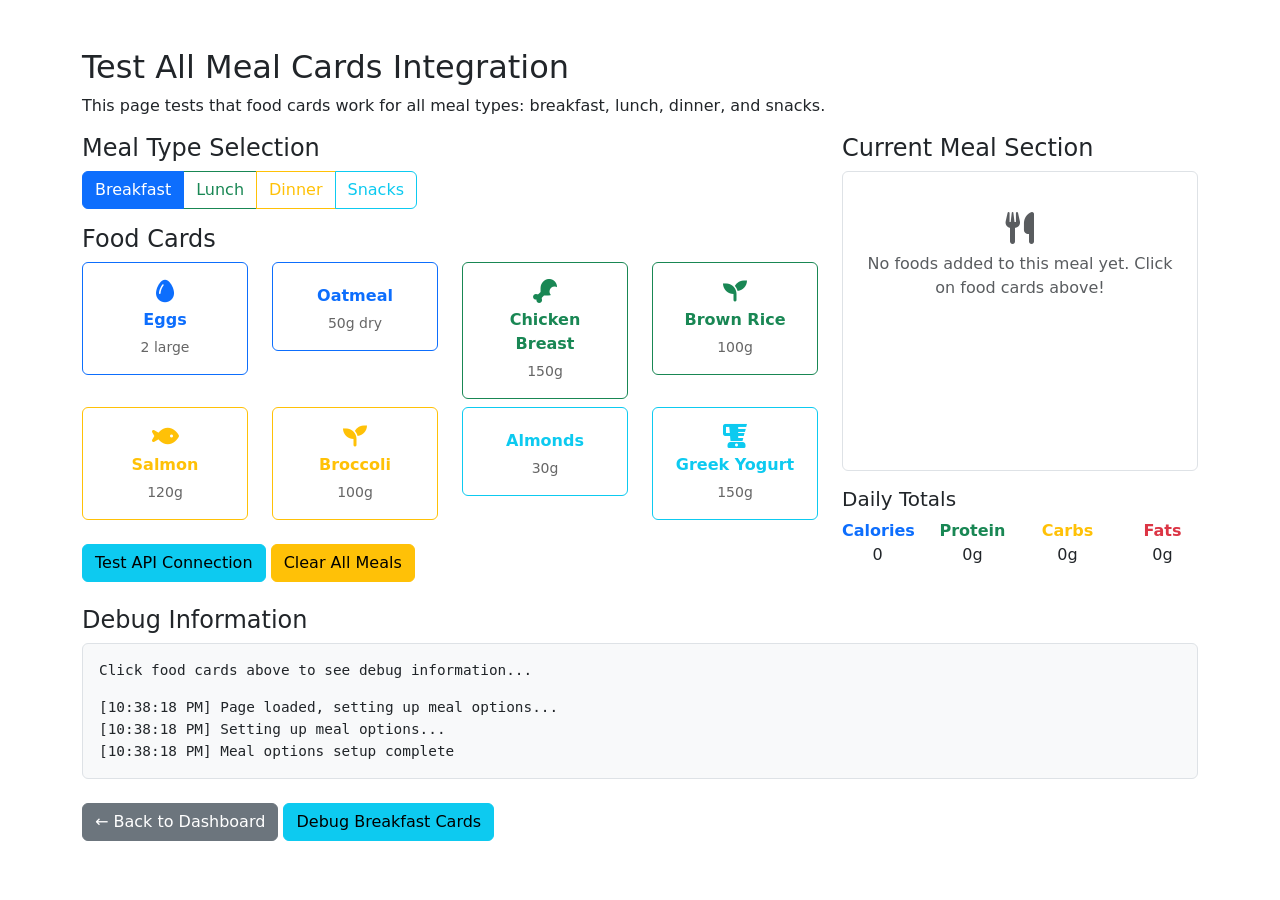
<file: test_all_meal_cards.html>
<!DOCTYPE html>
<html lang="en">
<head>
    <meta charset="UTF-8">
    <meta name="viewport" content="width=device-width, initial-scale=1.0">
    <title>Test All Meal Cards</title>
    <link href="https://cdn.jsdelivr.net/npm/bootstrap@5.3.0/dist/css/bootstrap.min.css" rel="stylesheet">
    <link href="https://cdnjs.cloudflare.com/ajax/libs/font-awesome/6.0.0/css/all.min.css" rel="stylesheet">
</head>
<body>
    <div class="container mt-5">
        <h2>Test All Meal Cards Integration</h2>
        <p>This page tests that food cards work for all meal types: breakfast, lunch, dinner, and snacks.</p>
        
        <div class="row">
            <div class="col-md-8">
                <h4>Meal Type Selection</h4>
                <div class="btn-group mb-3" role="group">
                    <input type="radio" class="btn-check" name="mealType" id="breakfast" value="breakfast" checked>
                    <label class="btn btn-outline-primary" for="breakfast">Breakfast</label>
                    
                    <input type="radio" class="btn-check" name="mealType" id="lunch" value="lunch">
                    <label class="btn btn-outline-success" for="lunch">Lunch</label>
                    
                    <input type="radio" class="btn-check" name="mealType" id="dinner" value="dinner">
                    <label class="btn btn-outline-warning" for="dinner">Dinner</label>
                    
                    <input type="radio" class="btn-check" name="mealType" id="snacks" value="snacks">
                    <label class="btn btn-outline-info" for="snacks">Snacks</label>
                </div>
                
                <h4>Food Cards</h4>
                <div class="row">
                    <!-- Breakfast Cards -->
                    <div class="col-md-3 mb-2">
                        <button class="btn btn-outline-primary w-100 breakfast-btn" data-food="eggs" data-amount="2" data-unit="large">
                            <div class="meal-item">
                                <i class="fas fa-egg"></i>
                                <span>Eggs</span>
                                <small>2 large</small>
                            </div>
                        </button>
                    </div>
                    <div class="col-md-3 mb-2">
                        <button class="btn btn-outline-primary w-100 breakfast-btn" data-food="oatmeal" data-amount="50" data-unit="g">
                            <div class="meal-item">
                                <i class="fas fa-bowl-food"></i>
                                <span>Oatmeal</span>
                                <small>50g dry</small>
                            </div>
                        </button>
                    </div>
                    
                    <!-- Lunch Cards -->
                    <div class="col-md-3 mb-2">
                        <button class="btn btn-outline-success w-100 lunch-btn" data-food="chicken_breast" data-amount="150" data-unit="g">
                            <div class="meal-item">
                                <i class="fas fa-drumstick-bite"></i>
                                <span>Chicken Breast</span>
                                <small>150g</small>
                            </div>
                        </button>
                    </div>
                    <div class="col-md-3 mb-2">
                        <button class="btn btn-outline-success w-100 lunch-btn" data-food="brown_rice" data-amount="100" data-unit="g">
                            <div class="meal-item">
                                <i class="fas fa-seedling"></i>
                                <span>Brown Rice</span>
                                <small>100g</small>
                            </div>
                        </button>
                    </div>
                    
                    <!-- Dinner Cards -->
                    <div class="col-md-3 mb-2">
                        <button class="btn btn-outline-warning w-100 dinner-btn" data-food="salmon" data-amount="120" data-unit="g">
                            <div class="meal-item">
                                <i class="fas fa-fish"></i>
                                <span>Salmon</span>
                                <small>120g</small>
                            </div>
                        </button>
                    </div>
                    <div class="col-md-3 mb-2">
                        <button class="btn btn-outline-warning w-100 dinner-btn" data-food="broccoli" data-amount="100" data-unit="g">
                            <div class="meal-item">
                                <i class="fas fa-seedling"></i>
                                <span>Broccoli</span>
                                <small>100g</small>
                            </div>
                        </button>
                    </div>
                    
                    <!-- Snacks Cards -->
                    <div class="col-md-3 mb-2">
                        <button class="btn btn-outline-info w-100 snacks-btn" data-food="almonds" data-amount="30" data-unit="g">
                            <div class="meal-item">
                                <i class="fas fa-nut"></i>
                                <span>Almonds</span>
                                <small>30g</small>
                            </div>
                        </button>
                    </div>
                    <div class="col-md-3 mb-2">
                        <button class="btn btn-outline-info w-100 snacks-btn" data-food="greek_yogurt" data-amount="150" data-unit="g">
                            <div class="meal-item">
                                <i class="fas fa-blender"></i>
                                <span>Greek Yogurt</span>
                                <small>150g</small>
                            </div>
                        </button>
                    </div>
                </div>
                
                <div class="mt-3">
                    <button class="btn btn-info" onclick="testAPI()">Test API Connection</button>
                    <button class="btn btn-warning" onclick="clearAllMeals()">Clear All Meals</button>
                </div>
            </div>
            
            <div class="col-md-4">
                <h4>Current Meal Section</h4>
                <div class="border p-3 rounded" style="min-height: 300px;">
                    <div id="foodList">
                        <div class="text-center text-muted py-4">
                            <i class="fas fa-utensils fa-2x mb-2"></i><br>
                            No foods added to this meal yet. Click on food cards above!
                        </div>
                    </div>
                </div>
                
                <div class="mt-3">
                    <h5>Daily Totals</h5>
                    <div class="row text-center">
                        <div class="col-3">
                            <div class="fw-bold text-primary">Calories</div>
                            <div id="totalCalories">0</div>
                        </div>
                        <div class="col-3">
                            <div class="fw-bold text-success">Protein</div>
                            <div id="totalProtein">0g</div>
                        </div>
                        <div class="col-3">
                            <div class="fw-bold text-warning">Carbs</div>
                            <div id="totalCarbs">0g</div>
                        </div>
                        <div class="col-3">
                            <div class="fw-bold text-danger">Fats</div>
                            <div id="totalFats">0g</div>
                        </div>
                    </div>
                </div>
            </div>
        </div>
        
        <div class="mt-4">
            <h4>Debug Information</h4>
            <div id="debugInfo" class="border p-3 rounded" style="background: #f8f9fa;">
                <p>Click food cards above to see debug information...</p>
            </div>
        </div>
        
        <div class="mt-4">
            <a href="pages/dashboard.php" class="btn btn-secondary">← Back to Dashboard</a>
            <a href="debug_breakfast_cards.html" class="btn btn-info">Debug Breakfast Cards</a>
        </div>
    </div>

    <script>
        // Global variables (matching dashboard)
        let currentMealType = 'breakfast';
        let dailyMeals = {
            breakfast: [],
            lunch: [],
            dinner: [],
            snacks: []
        };

        // Mock food database for testing
        const foodDatabase = {
            'eggs': { name: 'Eggs', caloriesPer100g: 155, protein: 13, carbs: 1.1, fats: 11, fiber: 0, sugar: 1.1 },
            'oatmeal': { name: 'Oatmeal', caloriesPer100g: 389, protein: 16.9, carbs: 66, fats: 6.9, fiber: 10.6, sugar: 0.99 },
            'chicken_breast': { name: 'Chicken Breast', caloriesPer100g: 165, protein: 31, carbs: 0, fats: 3.6, fiber: 0, sugar: 0 },
            'brown_rice': { name: 'Brown Rice', caloriesPer100g: 111, protein: 2.6, carbs: 23, fats: 0.9, fiber: 1.8, sugar: 0.4 },
            'salmon': { name: 'Salmon', caloriesPer100g: 208, protein: 25, carbs: 0, fats: 12, fiber: 0, sugar: 0 },
            'broccoli': { name: 'Broccoli', caloriesPer100g: 34, protein: 2.8, carbs: 7, fats: 0.4, fiber: 2.6, sugar: 1.5 },
            'almonds': { name: 'Almonds', caloriesPer100g: 579, protein: 21.2, carbs: 21.6, fats: 49.9, fiber: 12.5, sugar: 4.4 },
            'greek_yogurt': { name: 'Greek Yogurt', caloriesPer100g: 59, protein: 10, carbs: 3.6, fats: 0.4, fiber: 0, sugar: 3.6 }
        };

        // Debug function
        function addDebugInfo(message) {
            const debugDiv = document.getElementById('debugInfo');
            const timestamp = new Date().toLocaleTimeString();
            debugDiv.innerHTML += `<div>[${timestamp}] ${message}</div>`;
            console.log(`[${timestamp}] ${message}`);
        }

        // Initialize
        document.addEventListener('DOMContentLoaded', function() {
            addDebugInfo('Page loaded, setting up meal options...');
            setupMealOptions();
            setupMealTypeSwitching();
        });

        // Setup meal type switching
        function setupMealTypeSwitching() {
            document.querySelectorAll('input[name="mealType"]').forEach(radio => {
                radio.addEventListener('change', function() {
                    if (this.checked) {
                        currentMealType = this.value;
                        addDebugInfo(`Switched to ${currentMealType} meal type`);
                        updateCurrentMealDisplay();
                    }
                });
            });
        }

        // Setup meal options (matching dashboard code)
        function setupMealOptions() {
            addDebugInfo('Setting up meal options...');
            
            // Set up all meal food buttons
            document.addEventListener('click', function(e) {
                // Breakfast buttons
                if (e.target.closest('.breakfast-btn')) {
                    const btn = e.target.closest('.breakfast-btn');
                    const food = btn.dataset.food;
                    const amount = btn.dataset.amount;
                    const unit = btn.dataset.unit;
                    
                    addDebugInfo(`Breakfast button clicked: ${food}, ${amount} ${unit}`);
                    addMealFood('breakfast', food, amount, unit);
                }
                
                // Lunch buttons
                if (e.target.closest('.lunch-btn')) {
                    const btn = e.target.closest('.lunch-btn');
                    const food = btn.dataset.food;
                    const amount = btn.dataset.amount;
                    const unit = btn.dataset.unit;
                    
                    addDebugInfo(`Lunch button clicked: ${food}, ${amount} ${unit}`);
                    addMealFood('lunch', food, amount, unit);
                }
                
                // Dinner buttons
                if (e.target.closest('.dinner-btn')) {
                    const btn = e.target.closest('.dinner-btn');
                    const food = btn.dataset.food;
                    const amount = btn.dataset.amount;
                    const unit = btn.dataset.unit;
                    
                    addDebugInfo(`Dinner button clicked: ${food}, ${amount} ${unit}`);
                    addMealFood('dinner', food, amount, unit);
                }
                
                // Snacks buttons
                if (e.target.closest('.snacks-btn')) {
                    const btn = e.target.closest('.snacks-btn');
                    const food = btn.dataset.food;
                    const amount = btn.dataset.amount;
                    const unit = btn.dataset.unit;
                    
                    addDebugInfo(`Snacks button clicked: ${food}, ${amount} ${unit}`);
                    addMealFood('snacks', food, amount, unit);
                }
            });
            
            addDebugInfo('Meal options setup complete');
        }

        // Add meal food function (matching dashboard code)
        function addMealFood(mealType, foodKey, amount, unit) {
            addDebugInfo(`addMealFood called: ${mealType}, ${foodKey}, ${amount}, ${unit}`);
            
            // Ensure we're on the correct meal type
            document.getElementById(mealType).checked = true;
            currentMealType = mealType;
            addDebugInfo(`Current meal type set to: ${currentMealType}`);
            
            // Try to find food in local database first
            const food = foodDatabase[foodKey];
            if (food) {
                addDebugInfo(`Found in local database: ${food.name}`);
                addMealFoodFromLocal(food, amount, unit);
                return;
            }
            
            addDebugInfo(`Not found locally, searching API for: ${foodKey}`);
            
            // If not found locally, search in database API
            fetch(`php/food_api.php?action=search&q=${encodeURIComponent(foodKey)}&limit=1`)
                .then(response => {
                    addDebugInfo(`API response status: ${response.status}`);
                    return response.text();
                })
                .then(text => {
                    addDebugInfo(`API raw response: ${text}`);
                    try {
                        const data = JSON.parse(text);
                        if (data.error || !data.foods || data.foods.length === 0) {
                            addDebugInfo(`API error or no foods found: ${JSON.stringify(data)}`);
                            showNotification('Food not found in database', 'warning');
                            return;
                        }
                        
                        const apiFood = data.foods[0];
                        addDebugInfo(`Found in API: ${apiFood.name}`);
                        addMealFoodFromAPI(apiFood, amount, unit);
                    } catch (e) {
                        addDebugInfo(`JSON parse error: ${e.message}`);
                        showNotification('Error parsing API response', 'error');
                    }
                })
                .catch(error => {
                    addDebugInfo(`API fetch error: ${error.message}`);
                    showNotification('Error fetching food data', 'error');
                });
        }

        // Add meal food from local database
        function addMealFoodFromLocal(food, amount, unit) {
            addDebugInfo(`addMealFoodFromLocal called: ${food.name}`);
            
            // Convert amount to grams for calculation
            const convertedAmount = convertPortionToGrams(parseFloat(amount), unit, food.name);
            addDebugInfo(`Converted amount to grams: ${convertedAmount}`);
            
            // Calculate nutrition
            const calories = (food.caloriesPer100g * convertedAmount) / 100;
            const protein = (food.protein * convertedAmount) / 100;
            const carbs = (food.carbs * convertedAmount) / 100;
            const fats = (food.fats * convertedAmount) / 100;
            
            addDebugInfo(`Calculated nutrition: calories=${calories}, protein=${protein}, carbs=${carbs}, fats=${fats}`);
            
            // Create food data
            const foodData = {
                id: Date.now() + Math.random(),
                name: food.name,
                amount: `${amount} ${unit}`,
                calories: Math.round(calories),
                protein: Math.round(protein),
                carbs: Math.round(carbs),
                fats: Math.round(fats),
                fiber: Math.round((food.fiber * convertedAmount) / 100),
                sugar: Math.round((food.sugar * convertedAmount) / 100)
            };
            
            addDebugInfo(`Created food data: ${JSON.stringify(foodData)}`);
            
            // Add to daily meals
            dailyMeals[currentMealType].push(foodData);
            addDebugInfo(`Added to dailyMeals[${currentMealType}]: ${dailyMeals[currentMealType].length} items`);
            
            // Update display
            addDebugInfo('Updating display...');
            updateCurrentMealDisplay();
            updateDailyTotals();
            
            // Show success notification
            showNotification(`${food.name} added to ${currentMealType}!`, 'success');
        }

        // Add meal food from API
        function addMealFoodFromAPI(apiFood, amount, unit) {
            addDebugInfo(`addMealFoodFromAPI called: ${apiFood.name}`);
            
            // Convert amount to grams for calculation
            const convertedAmount = convertPortionToGrams(parseFloat(amount), unit, apiFood.name);
            addDebugInfo(`Converted amount to grams: ${convertedAmount}`);
            
            // Calculate nutrition
            const calories = (apiFood.calories_per_100g * convertedAmount) / 100;
            const protein = (apiFood.protein * convertedAmount) / 100;
            const carbs = (apiFood.carbs * convertedAmount) / 100;
            const fats = (apiFood.fats * convertedAmount) / 100;
            
            addDebugInfo(`Calculated nutrition: calories=${calories}, protein=${protein}, carbs=${carbs}, fats=${fats}`);
            
            // Create food data
            const foodData = {
                id: Date.now() + Math.random(),
                name: apiFood.name,
                amount: `${amount} ${unit}`,
                calories: Math.round(calories),
                protein: Math.round(protein),
                carbs: Math.round(carbs),
                fats: Math.round(fats),
                fiber: Math.round((apiFood.fiber * convertedAmount) / 100),
                sugar: Math.round((apiFood.sugar * convertedAmount) / 100),
                category: apiFood.category,
                foodId: apiFood.id
            };
            
            addDebugInfo(`Created food data: ${JSON.stringify(foodData)}`);
            
            // Add to daily meals
            dailyMeals[currentMealType].push(foodData);
            addDebugInfo(`Added to dailyMeals[${currentMealType}]: ${dailyMeals[currentMealType].length} items`);
            
            // Update display
            addDebugInfo('Updating display...');
            updateCurrentMealDisplay();
            updateDailyTotals();
            
            // Show success notification
            showNotification(`${apiFood.name} added to ${currentMealType}!`, 'success');
        }

        // Update current meal display
        function updateCurrentMealDisplay() {
            addDebugInfo('updateCurrentMealDisplay called');
            const foodList = document.getElementById('foodList');
            const currentMealFoods = dailyMeals[currentMealType];
            
            addDebugInfo(`Current meal foods: ${currentMealFoods.length} items`);
            
            if (currentMealFoods.length === 0) {
                foodList.innerHTML = '<div class="text-center text-muted py-4"><i class="fas fa-utensils fa-2x mb-2"></i><br>No foods added to this meal yet. Click on food cards above!</div>';
                addDebugInfo('No foods, showing empty message');
                return;
            }
            
            addDebugInfo(`Rendering ${currentMealFoods.length} food items`);
            foodList.innerHTML = currentMealFoods.map(food => `
                <div class="food-item">
                    <div class="food-info">
                        <h6 class="mb-1">${food.name}</h6>
                        <small class="text-muted">${food.amount}</small>
                        <div class="nutrition-details mt-2">
                            <div class="nutrition-row">
                                <span class="nutrition-label">Calories:</span>
                                <span class="nutrition-value">${food.calories}</span>
                            </div>
                            <div class="nutrition-row">
                                <span class="nutrition-label">Protein:</span>
                                <span class="nutrition-value">${food.protein}g</span>
                            </div>
                            <div class="nutrition-row">
                                <span class="nutrition-label">Carbs:</span>
                                <span class="nutrition-value">${food.carbs}g</span>
                            </div>
                            <div class="nutrition-row">
                                <span class="nutrition-label">Fats:</span>
                                <span class="nutrition-value">${food.fats}g</span>
                            </div>
                        </div>
                    </div>
                    <div class="d-flex align-items-center gap-3">
                        <span class="food-calories">${food.calories} cal</span>
                        <button class="remove-food-btn" onclick="removeFoodFromMeal('${food.id}', '${currentMealType}')" title="Remove food">
                            <i class="fas fa-times"></i>
                        </button>
                    </div>
                </div>
            `).join('');
            
            addDebugInfo('Food list HTML updated');
        }

        // Update daily totals
        function updateDailyTotals() {
            addDebugInfo('updateDailyTotals called');
            let totalCalories = 0;
            let totalProtein = 0;
            let totalCarbs = 0;
            let totalFats = 0;
            
            Object.values(dailyMeals).forEach(meal => {
                meal.forEach(food => {
                    totalCalories += food.calories;
                    totalProtein += food.protein;
                    totalCarbs += food.carbs;
                    totalFats += food.fats;
                });
            });
            
            document.getElementById('totalCalories').textContent = totalCalories;
            document.getElementById('totalProtein').textContent = totalProtein + 'g';
            document.getElementById('totalCarbs').textContent = totalCarbs + 'g';
            document.getElementById('totalFats').textContent = totalFats + 'g';
            
            addDebugInfo(`Updated totals: ${totalCalories} cal, ${totalProtein}g protein, ${totalCarbs}g carbs, ${totalFats}g fats`);
        }

        // Remove food from meal
        function removeFoodFromMeal(foodId, mealType) {
            addDebugInfo(`removeFoodFromMeal called: ${foodId}, ${mealType}`);
            dailyMeals[mealType] = dailyMeals[mealType].filter(food => food.id !== foodId);
            updateCurrentMealDisplay();
            updateDailyTotals();
        }

        // Clear all meals
        function clearAllMeals() {
            dailyMeals = {
                breakfast: [],
                lunch: [],
                dinner: [],
                snacks: []
            };
            updateCurrentMealDisplay();
            updateDailyTotals();
            addDebugInfo('All meals cleared');
        }

        // Show notification
        function showNotification(message, type = 'info') {
            addDebugInfo(`Notification: ${type} - ${message}`);
            const alertClass = type === 'error' ? 'alert-danger' : type === 'success' ? 'alert-success' : type === 'warning' ? 'alert-warning' : 'alert-info';
            const notification = document.createElement('div');
            notification.className = `alert ${alertClass} alert-dismissible fade show position-fixed`;
            notification.style.cssText = 'top: 20px; right: 20px; z-index: 9999; min-width: 300px;';
            notification.innerHTML = `
                ${message}
                <button type="button" class="btn-close" data-bs-dismiss="alert"></button>
            `;
            document.body.appendChild(notification);
            
            setTimeout(() => {
                if (notification.parentNode) {
                    notification.parentNode.removeChild(notification);
                }
            }, 3000);
        }

        // Convert portion to grams
        function convertPortionToGrams(amount, unit, foodName) {
            const conversions = {
                'g': 1,
                'ml': 1,
                'large': 50,
                'medium': 30,
                'slice': 25,
                'tbsp': 15,
                'tsp': 5
            };
            
            return amount * (conversions[unit] || 1);
        }

        // Test API connection
        function testAPI() {
            addDebugInfo('Testing API connection...');
            fetch('php/food_api.php?action=get_all&limit=3')
                .then(response => {
                    addDebugInfo(`API test response status: ${response.status}`);
                    return response.text();
                })
                .then(text => {
                    addDebugInfo(`API test response: ${text}`);
                    try {
                        const data = JSON.parse(text);
                        if (data.foods) {
                            addDebugInfo(`API test success: Found ${data.foods.length} foods`);
                        } else {
                            addDebugInfo(`API test error: ${data.error}`);
                        }
                    } catch (e) {
                        addDebugInfo(`API test JSON parse error: ${e.message}`);
                    }
                })
                .catch(error => {
                    addDebugInfo(`API test fetch error: ${error.message}`);
                });
        }
    </script>

    <style>
        .meal-item {
            padding: 10px;
            text-align: center;
        }
        
        .meal-item i {
            font-size: 1.5em;
            margin-bottom: 5px;
            display: block;
        }
        
        .meal-item span {
            display: block;
            font-weight: bold;
            margin-bottom: 5px;
        }
        
        .meal-item small {
            display: block;
            color: #666;
        }
        
        .food-item {
            display: flex;
            justify-content: space-between;
            align-items: center;
            padding: 15px;
            border: 1px solid #ddd;
            border-radius: 8px;
            margin-bottom: 10px;
            background: #f8f9fa;
        }
        
        .food-info h6 {
            margin-bottom: 5px;
            color: #333;
        }
        
        .nutrition-details {
            font-size: 0.9em;
        }
        
        .nutrition-row {
            display: flex;
            justify-content: space-between;
            margin-bottom: 2px;
        }
        
        .nutrition-label {
            color: #666;
        }
        
        .nutrition-value {
            font-weight: bold;
        }
        
        .food-calories {
            font-weight: bold;
            color: #007bff;
            font-size: 1.1em;
        }
        
        .remove-food-btn {
            background: #dc3545;
            color: white;
            border: none;
            border-radius: 50%;
            width: 30px;
            height: 30px;
            display: flex;
            align-items: center;
            justify-content: center;
            cursor: pointer;
        }
        
        .remove-food-btn:hover {
            background: #c82333;
        }
        
        #debugInfo {
            font-family: monospace;
            font-size: 0.9em;
            max-height: 300px;
            overflow-y: auto;
        }
    </style>
</body>
</html>
</file>
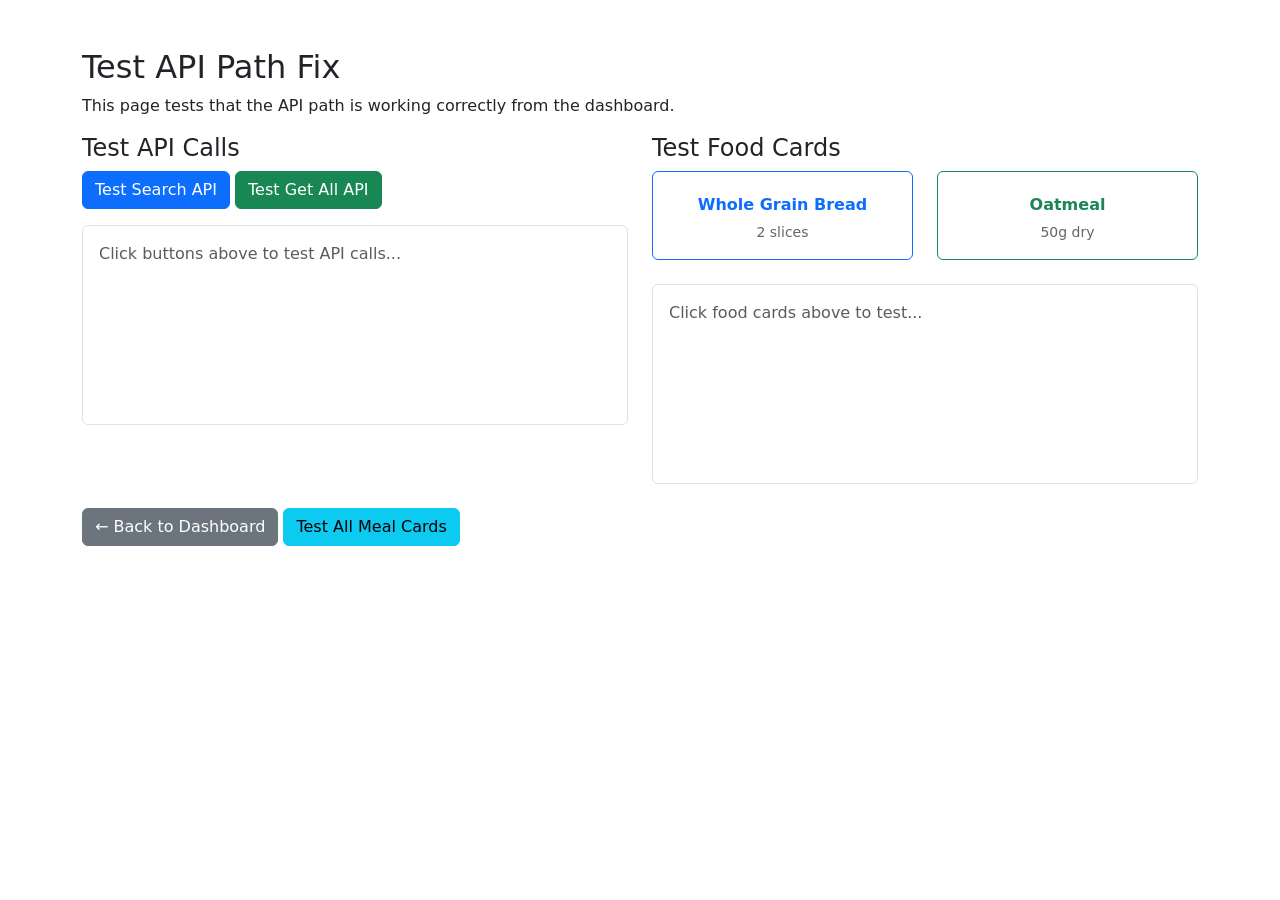
<file: test_api_path.html>
<!DOCTYPE html>
<html lang="en">
<head>
    <meta charset="UTF-8">
    <meta name="viewport" content="width=device-width, initial-scale=1.0">
    <title>Test API Path</title>
    <link href="https://cdn.jsdelivr.net/npm/bootstrap@5.3.0/dist/css/bootstrap.min.css" rel="stylesheet">
</head>
<body>
    <div class="container mt-5">
        <h2>Test API Path Fix</h2>
        <p>This page tests that the API path is working correctly from the dashboard.</p>
        
        <div class="row">
            <div class="col-md-6">
                <h4>Test API Calls</h4>
                <div class="mb-3">
                    <button class="btn btn-primary" onclick="testSearchAPI()">Test Search API</button>
                    <button class="btn btn-success" onclick="testGetAllAPI()">Test Get All API</button>
                </div>
                
                <div id="apiResults" class="border p-3 rounded" style="min-height: 200px;">
                    <div class="text-muted">Click buttons above to test API calls...</div>
                </div>
            </div>
            
            <div class="col-md-6">
                <h4>Test Food Cards</h4>
                <div class="row">
                    <div class="col-md-6 mb-2">
                        <button class="btn btn-outline-primary w-100" onclick="testFoodCard('whole_grain_bread', '2', 'slice')">
                            <div class="meal-item">
                                <i class="fas fa-bread-slice"></i>
                                <span>Whole Grain Bread</span>
                                <small>2 slices</small>
                            </div>
                        </button>
                    </div>
                    <div class="col-md-6 mb-2">
                        <button class="btn btn-outline-success w-100" onclick="testFoodCard('oatmeal', '50', 'g')">
                            <div class="meal-item">
                                <i class="fas fa-bowl-food"></i>
                                <span>Oatmeal</span>
                                <small>50g dry</small>
                            </div>
                        </button>
                    </div>
                </div>
                
                <div id="foodResults" class="border p-3 rounded mt-3" style="min-height: 200px;">
                    <div class="text-muted">Click food cards above to test...</div>
                </div>
            </div>
        </div>
        
        <div class="mt-4">
            <a href="pages/dashboard.php" class="btn btn-secondary">← Back to Dashboard</a>
            <a href="test_all_meal_cards.html" class="btn btn-info">Test All Meal Cards</a>
        </div>
    </div>

    <script>
        function testSearchAPI() {
            const resultsDiv = document.getElementById('apiResults');
            resultsDiv.innerHTML = '<div class="text-info">Testing search API...</div>';
            
            fetch('../php/food_api.php?action=search&q=whole_grain_bread&limit=3')
                .then(response => {
                    console.log('Response status:', response.status);
                    console.log('Response URL:', response.url);
                    return response.text();
                })
                .then(text => {
                    console.log('Raw response:', text);
                    try {
                        const data = JSON.parse(text);
                        resultsDiv.innerHTML = `
                            <div class="alert alert-success">
                                <h6>Search API Success!</h6>
                                <p>URL: ${response.url}</p>
                                <pre>${JSON.stringify(data, null, 2)}</pre>
                            </div>
                        `;
                    } catch (e) {
                        resultsDiv.innerHTML = `
                            <div class="alert alert-danger">
                                <h6>JSON Parse Error!</h6>
                                <p>Raw response: ${text}</p>
                                <p>Error: ${e.message}</p>
                            </div>
                        `;
                    }
                })
                .catch(error => {
                    console.error('Fetch error:', error);
                    resultsDiv.innerHTML = `
                        <div class="alert alert-danger">
                            <h6>Fetch Error!</h6>
                            <p>${error.message}</p>
                        </div>
                    `;
                });
        }

        function testGetAllAPI() {
            const resultsDiv = document.getElementById('apiResults');
            resultsDiv.innerHTML = '<div class="text-info">Testing get all API...</div>';
            
            fetch('../php/food_api.php?action=get_all&limit=3')
                .then(response => {
                    console.log('Response status:', response.status);
                    console.log('Response URL:', response.url);
                    return response.text();
                })
                .then(text => {
                    console.log('Raw response:', text);
                    try {
                        const data = JSON.parse(text);
                        resultsDiv.innerHTML = `
                            <div class="alert alert-success">
                                <h6>Get All API Success!</h6>
                                <p>URL: ${response.url}</p>
                                <pre>${JSON.stringify(data, null, 2)}</pre>
                            </div>
                        `;
                    } catch (e) {
                        resultsDiv.innerHTML = `
                            <div class="alert alert-danger">
                                <h6>JSON Parse Error!</h6>
                                <p>Raw response: ${text}</p>
                                <p>Error: ${e.message}</p>
                            </div>
                        `;
                    }
                })
                .catch(error => {
                    console.error('Fetch error:', error);
                    resultsDiv.innerHTML = `
                        <div class="alert alert-danger">
                            <h6>Fetch Error!</h6>
                            <p>${error.message}</p>
                        </div>
                    `;
                });
        }

        function testFoodCard(foodKey, amount, unit) {
            const resultsDiv = document.getElementById('foodResults');
            resultsDiv.innerHTML = `<div class="text-info">Testing food card: ${foodKey}...</div>`;
            
            console.log('Testing food card:', { foodKey, amount, unit });
            
            // Test the same API call that the dashboard makes
            fetch(`../php/food_api.php?action=search&q=${encodeURIComponent(foodKey)}&limit=1`)
                .then(response => {
                    console.log('API response status:', response.status);
                    console.log('API response URL:', response.url);
                    return response.text();
                })
                .then(text => {
                    console.log('API raw response:', text);
                    try {
                        const data = JSON.parse(text);
                        if (data.error || !data.foods || data.foods.length === 0) {
                            resultsDiv.innerHTML = `
                                <div class="alert alert-warning">
                                    <h6>Food Not Found in API!</h6>
                                    <p>Error: ${data.error || 'No foods found'}</p>
                                    <p>URL: ${response.url}</p>
                                </div>
                            `;
                        } else {
                            const apiFood = data.foods[0];
                            resultsDiv.innerHTML = `
                                <div class="alert alert-success">
                                    <h6>Found in API!</h6>
                                    <p>Food: ${apiFood.name}</p>
                                    <p>Calories/100g: ${apiFood.calories_per_100g}</p>
                                    <p>Protein: ${apiFood.protein}g</p>
                                    <p>URL: ${response.url}</p>
                                    <p>This would be added to the meal successfully.</p>
                                </div>
                            `;
                        }
                    } catch (e) {
                        resultsDiv.innerHTML = `
                            <div class="alert alert-danger">
                                <h6>API Response Parse Error!</h6>
                                <p>Raw response: ${text}</p>
                                <p>Error: ${e.message}</p>
                                <p>URL: ${response.url}</p>
                            </div>
                        `;
                    }
                })
                .catch(error => {
                    console.error('API fetch error:', error);
                    resultsDiv.innerHTML = `
                        <div class="alert alert-danger">
                            <h6>API Fetch Error!</h6>
                            <p>${error.message}</p>
                        </div>
                    `;
                });
        }
    </script>

    <style>
        .meal-item {
            padding: 10px;
            text-align: center;
        }
        
        .meal-item i {
            font-size: 1.5em;
            margin-bottom: 5px;
            display: block;
        }
        
        .meal-item span {
            display: block;
            font-weight: bold;
            margin-bottom: 5px;
        }
        
        .meal-item small {
            display: block;
            color: #666;
        }
        
        pre {
            background: #f8f9fa;
            padding: 10px;
            border-radius: 4px;
            font-size: 0.8em;
            max-height: 200px;
            overflow-y: auto;
        }
    </style>
</body>
</html>
</file>
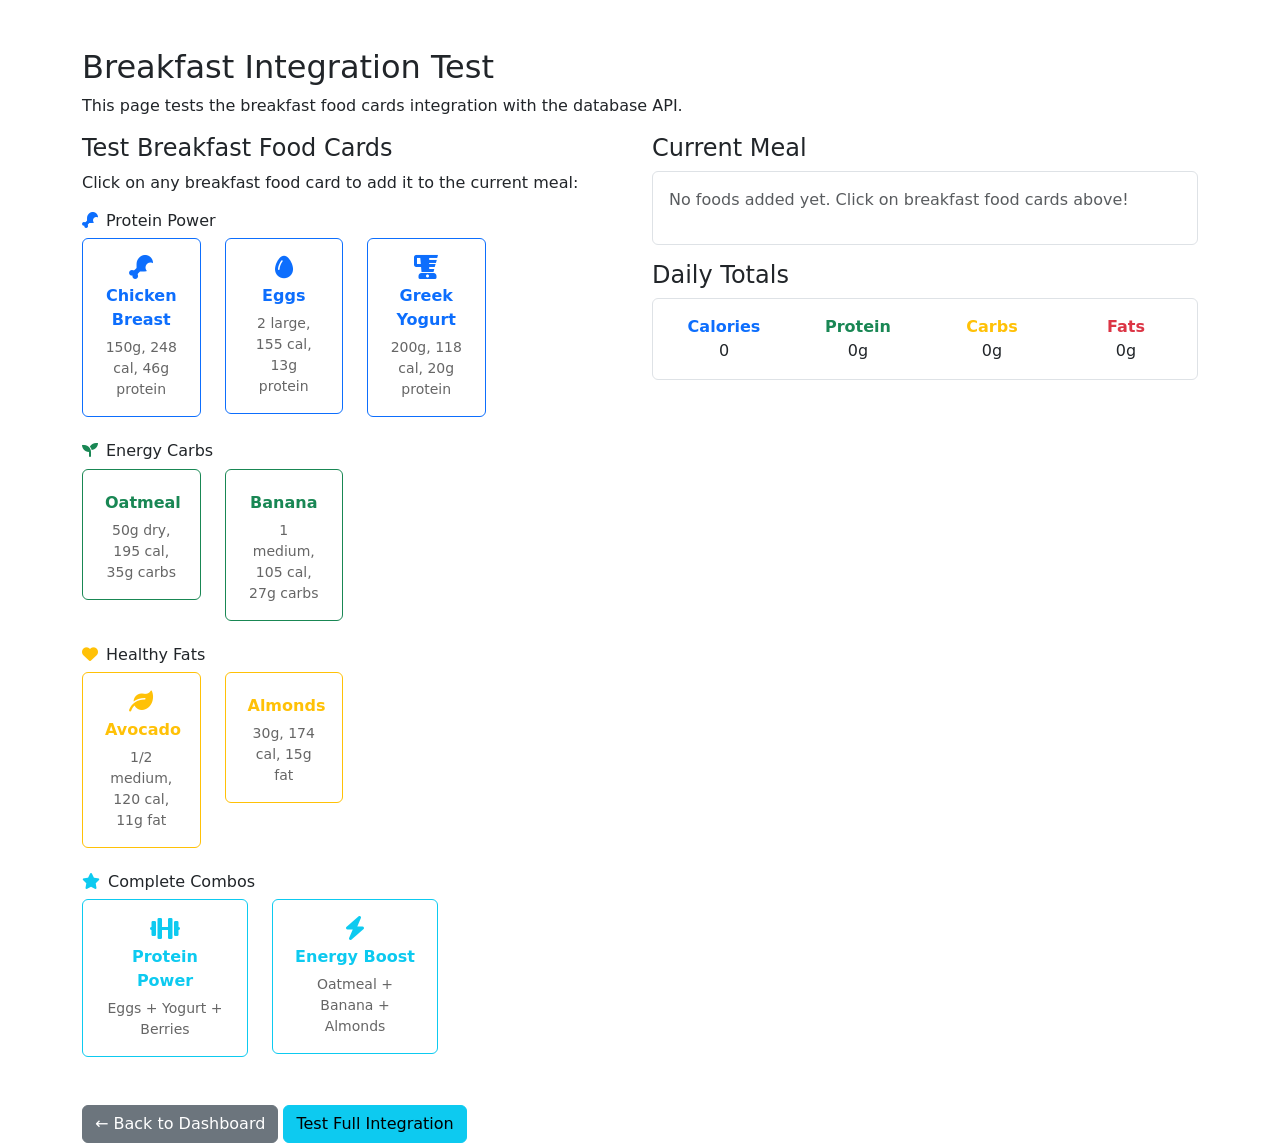
<file: test_breakfast_integration.html>
<!DOCTYPE html>
<html lang="en">
<head>
    <meta charset="UTF-8">
    <meta name="viewport" content="width=device-width, initial-scale=1.0">
    <title>Breakfast Integration Test</title>
    <link href="https://cdn.jsdelivr.net/npm/bootstrap@5.3.0/dist/css/bootstrap.min.css" rel="stylesheet">
    <link href="https://cdnjs.cloudflare.com/ajax/libs/font-awesome/6.0.0/css/all.min.css" rel="stylesheet">
</head>
<body>
    <div class="container mt-5">
        <h2>Breakfast Integration Test</h2>
        <p>This page tests the breakfast food cards integration with the database API.</p>
        
        <div class="row">
            <div class="col-md-6">
                <h4>Test Breakfast Food Cards</h4>
                <p>Click on any breakfast food card to add it to the current meal:</p>
                
                <!-- Protein Options -->
                <div class="mb-3">
                    <h6><i class="fas fa-drumstick-bite me-2 text-primary"></i>Protein Power</h6>
                    <div class="row">
                        <div class="col-lg-3 col-md-4 col-sm-6 mb-2">
                            <button class="btn btn-outline-primary w-100 breakfast-btn" data-food="chicken_breast" data-amount="150" data-unit="g">
                                <div class="breakfast-item">
                                    <i class="fas fa-drumstick-bite"></i>
                                    <span>Chicken Breast</span>
                                    <small>150g, 248 cal, 46g protein</small>
                                </div>
                            </button>
                        </div>
                        <div class="col-lg-3 col-md-4 col-sm-6 mb-2">
                            <button class="btn btn-outline-primary w-100 breakfast-btn" data-food="eggs" data-amount="2" data-unit="large">
                                <div class="breakfast-item">
                                    <i class="fas fa-egg"></i>
                                    <span>Eggs</span>
                                    <small>2 large, 155 cal, 13g protein</small>
                                </div>
                            </button>
                        </div>
                        <div class="col-lg-3 col-md-4 col-sm-6 mb-2">
                            <button class="btn btn-outline-primary w-100 breakfast-btn" data-food="greek_yogurt" data-amount="200" data-unit="g">
                                <div class="breakfast-item">
                                    <i class="fas fa-blender"></i>
                                    <span>Greek Yogurt</span>
                                    <small>200g, 118 cal, 20g protein</small>
                                </div>
                            </button>
                        </div>
                    </div>
                </div>
                
                <!-- Carb Options -->
                <div class="mb-3">
                    <h6><i class="fas fa-seedling me-2 text-success"></i>Energy Carbs</h6>
                    <div class="row">
                        <div class="col-lg-3 col-md-4 col-sm-6 mb-2">
                            <button class="btn btn-outline-success w-100 breakfast-btn" data-food="oatmeal" data-amount="50" data-unit="g">
                                <div class="breakfast-item">
                                    <i class="fas fa-bowl-food"></i>
                                    <span>Oatmeal</span>
                                    <small>50g dry, 195 cal, 35g carbs</small>
                                </div>
                            </button>
                        </div>
                        <div class="col-lg-3 col-md-4 col-sm-6 mb-2">
                            <button class="btn btn-outline-success w-100 breakfast-btn" data-food="banana" data-amount="1" data-unit="medium">
                                <div class="breakfast-item">
                                    <i class="fas fa-banana"></i>
                                    <span>Banana</span>
                                    <small>1 medium, 105 cal, 27g carbs</small>
                                </div>
                            </button>
                        </div>
                    </div>
                </div>
                
                <!-- Healthy Fats -->
                <div class="mb-3">
                    <h6><i class="fas fa-heart me-2 text-warning"></i>Healthy Fats</h6>
                    <div class="row">
                        <div class="col-lg-3 col-md-4 col-sm-6 mb-2">
                            <button class="btn btn-outline-warning w-100 breakfast-btn" data-food="avocado" data-amount="0.5" data-unit="medium">
                                <div class="breakfast-item">
                                    <i class="fas fa-leaf"></i>
                                    <span>Avocado</span>
                                    <small>1/2 medium, 120 cal, 11g fat</small>
                                </div>
                            </button>
                        </div>
                        <div class="col-lg-3 col-md-4 col-sm-6 mb-2">
                            <button class="btn btn-outline-warning w-100 breakfast-btn" data-food="almonds" data-amount="30" data-unit="g">
                                <div class="breakfast-item">
                                    <i class="fas fa-nut"></i>
                                    <span>Almonds</span>
                                    <small>30g, 174 cal, 15g fat</small>
                                </div>
                            </button>
                        </div>
                    </div>
                </div>
                
                <!-- Complete Breakfast Combos -->
                <div class="mb-3">
                    <h6><i class="fas fa-star me-2 text-info"></i>Complete Combos</h6>
                    <div class="row">
                        <div class="col-lg-4 col-md-6 mb-2">
                            <button class="btn btn-outline-info w-100 breakfast-combo-btn" data-combo="protein_power">
                                <div class="breakfast-item">
                                    <i class="fas fa-dumbbell"></i>
                                    <span>Protein Power</span>
                                    <small>Eggs + Yogurt + Berries</small>
                                </div>
                            </button>
                        </div>
                        <div class="col-lg-4 col-md-6 mb-2">
                            <button class="btn btn-outline-info w-100 breakfast-combo-btn" data-combo="energy_boost">
                                <div class="breakfast-item">
                                    <i class="fas fa-bolt"></i>
                                    <span>Energy Boost</span>
                                    <small>Oatmeal + Banana + Almonds</small>
                                </div>
                            </button>
                        </div>
                    </div>
                </div>
            </div>
            
            <div class="col-md-6">
                <h4>Current Meal</h4>
                <div id="currentMeal" class="border p-3 rounded mb-3">
                    <p class="text-muted">No foods added yet. Click on breakfast food cards above!</p>
                </div>
                
                <h4>Daily Totals</h4>
                <div id="dailyTotals" class="border p-3 rounded">
                    <div class="row text-center">
                        <div class="col-3">
                            <div class="fw-bold text-primary">Calories</div>
                            <div id="totalCalories">0</div>
                        </div>
                        <div class="col-3">
                            <div class="fw-bold text-success">Protein</div>
                            <div id="totalProtein">0g</div>
                        </div>
                        <div class="col-3">
                            <div class="fw-bold text-warning">Carbs</div>
                            <div id="totalCarbs">0g</div>
                        </div>
                        <div class="col-3">
                            <div class="fw-bold text-danger">Fats</div>
                            <div id="totalFats">0g</div>
                        </div>
                    </div>
                </div>
            </div>
        </div>
        
        <div class="mt-4">
            <a href="pages/dashboard.php" class="btn btn-secondary">← Back to Dashboard</a>
            <a href="test_integration.html" class="btn btn-info">Test Full Integration</a>
        </div>
    </div>

    <script>
        // Global variables
        let currentMealType = 'breakfast';
        let dailyMeals = {
            breakfast: [],
            lunch: [],
            dinner: [],
            snacks: []
        };

        // Initialize
        document.addEventListener('DOMContentLoaded', function() {
            setupBreakfastOptions();
        });

        // Breakfast Options Functions
        function setupBreakfastOptions() {
            // Set up individual breakfast food buttons
            document.addEventListener('click', function(e) {
                if (e.target.closest('.breakfast-btn')) {
                    const btn = e.target.closest('.breakfast-btn');
                    const food = btn.dataset.food;
                    const amount = btn.dataset.amount;
                    const unit = btn.dataset.unit;
                    
                    addBreakfastFood(food, amount, unit);
                }
                
                if (e.target.closest('.breakfast-combo-btn')) {
                    const btn = e.target.closest('.breakfast-combo-btn');
                    const combo = btn.dataset.combo;
                    
                    addBreakfastCombo(combo);
                }
            });
        }

        function addBreakfastFood(foodKey, amount, unit) {
            // Ensure we're on breakfast meal type
            currentMealType = 'breakfast';
            
            // Try to find food in local database first
            const food = foodDatabase[foodKey];
            if (food) {
                addBreakfastFoodFromLocal(food, amount, unit);
                return;
            }
            
            // If not found locally, search in database API
            fetch(`php/food_api.php?action=search&q=${encodeURIComponent(foodKey)}&limit=1`)
                .then(response => response.json())
                .then(data => {
                    if (data.error || !data.foods || data.foods.length === 0) {
                        showNotification('Food not found in database', 'warning');
                        return;
                    }
                    
                    const apiFood = data.foods[0];
                    addBreakfastFoodFromAPI(apiFood, amount, unit);
                })
                .catch(error => {
                    console.error('Error fetching food from API:', error);
                    showNotification('Error fetching food data', 'error');
                });
        }

        function addBreakfastFoodFromLocal(food, amount, unit) {
            // Convert amount to grams for calculation
            const convertedAmount = convertPortionToGrams(parseFloat(amount), unit, food.name);
            
            // Calculate nutrition
            const calories = (food.caloriesPer100g * convertedAmount) / 100;
            const protein = (food.protein * convertedAmount) / 100;
            const carbs = (food.carbs * convertedAmount) / 100;
            const fats = (food.fats * convertedAmount) / 100;
            
            // Create food data
            const foodData = {
                id: Date.now() + Math.random(),
                name: food.name,
                amount: `${amount} ${unit}`,
                calories: Math.round(calories),
                protein: Math.round(protein),
                carbs: Math.round(carbs),
                fats: Math.round(fats),
                fiber: Math.round((food.fiber * convertedAmount) / 100),
                sugar: Math.round((food.sugar * convertedAmount) / 100)
            };
            
            // Add to daily meals
            dailyMeals[currentMealType].push(foodData);
            
            // Update display
            updateCurrentMealDisplay();
            updateDailyTotals();
            
            // Show success notification
            showNotification(`${food.name} added to breakfast!`, 'success');
        }

        function addBreakfastFoodFromAPI(apiFood, amount, unit) {
            // Convert amount to grams for calculation
            const convertedAmount = convertPortionToGrams(parseFloat(amount), unit, apiFood.name);
            
            // Calculate nutrition
            const calories = (apiFood.calories_per_100g * convertedAmount) / 100;
            const protein = (apiFood.protein * convertedAmount) / 100;
            const carbs = (apiFood.carbs * convertedAmount) / 100;
            const fats = (apiFood.fats * convertedAmount) / 100;
            
            // Create food data
            const foodData = {
                id: Date.now() + Math.random(),
                name: apiFood.name,
                amount: `${amount} ${unit}`,
                calories: Math.round(calories),
                protein: Math.round(protein),
                carbs: Math.round(carbs),
                fats: Math.round(fats),
                fiber: Math.round((apiFood.fiber * convertedAmount) / 100),
                sugar: Math.round((apiFood.sugar * convertedAmount) / 100),
                category: apiFood.category,
                foodId: apiFood.id // Store database ID for future reference
            };
            
            // Add to daily meals
            dailyMeals[currentMealType].push(foodData);
            
            // Update display
            updateCurrentMealDisplay();
            updateDailyTotals();
            
            // Show success notification
            showNotification(`${apiFood.name} added to breakfast!`, 'success');
        }

        function addBreakfastCombo(comboType) {
            // Ensure we're on breakfast meal type
            currentMealType = 'breakfast';
            
            const combos = {
                protein_power: [
                    { food: 'eggs', amount: '2', unit: 'large' },
                    { food: 'greek_yogurt', amount: '200', unit: 'g' },
                    { food: 'mixed_berries', amount: '50', unit: 'g' }
                ],
                energy_boost: [
                    { food: 'oatmeal', amount: '50', unit: 'g' },
                    { food: 'banana', amount: '1', unit: 'medium' },
                    { food: 'almonds', amount: '30', unit: 'g' }
                ]
            };
            
            const combo = combos[comboType];
            if (!combo) {
                showNotification('Combo not found', 'warning');
                return;
            }
            
            // Add each food in the combo
            combo.forEach(item => {
                addBreakfastFood(item.food, item.amount, item.unit);
            });
            
            showNotification(`${comboType.replace('_', ' ')} combo added to breakfast!`, 'success');
        }

        function updateCurrentMealDisplay() {
            const currentMealDiv = document.getElementById('currentMeal');
            const currentMealFoods = dailyMeals[currentMealType];
            
            if (currentMealFoods.length === 0) {
                currentMealDiv.innerHTML = '<p class="text-muted">No foods added yet. Click on breakfast food cards above!</p>';
                return;
            }
            
            currentMealDiv.innerHTML = `
                <h6>${currentMealType.charAt(0).toUpperCase() + currentMealType.slice(1)} Foods:</h6>
                ${currentMealFoods.map(food => `
                    <div class="d-flex justify-content-between align-items-center border-bottom py-2">
                        <div>
                            <strong>${food.name}</strong>
                            <small class="text-muted d-block">${food.amount}</small>
                        </div>
                        <div class="text-end">
                            <div>${food.calories} cal</div>
                            <small class="text-muted">P: ${food.protein}g | C: ${food.carbs}g | F: ${food.fats}g</small>
                        </div>
                    </div>
                `).join('')}
            `;
        }

        function updateDailyTotals() {
            let totalCalories = 0;
            let totalProtein = 0;
            let totalCarbs = 0;
            let totalFats = 0;
            
            Object.values(dailyMeals).forEach(meal => {
                meal.forEach(food => {
                    totalCalories += food.calories;
                    totalProtein += food.protein;
                    totalCarbs += food.carbs;
                    totalFats += food.fats;
                });
            });
            
            document.getElementById('totalCalories').textContent = totalCalories;
            document.getElementById('totalProtein').textContent = totalProtein + 'g';
            document.getElementById('totalCarbs').textContent = totalCarbs + 'g';
            document.getElementById('totalFats').textContent = totalFats + 'g';
        }

        function showNotification(message, type = 'info') {
            // Simple notification
            const alertClass = type === 'error' ? 'alert-danger' : type === 'success' ? 'alert-success' : type === 'warning' ? 'alert-warning' : 'alert-info';
            const notification = document.createElement('div');
            notification.className = `alert ${alertClass} alert-dismissible fade show position-fixed`;
            notification.style.cssText = 'top: 20px; right: 20px; z-index: 9999; min-width: 300px;';
            notification.innerHTML = `
                ${message}
                <button type="button" class="btn-close" data-bs-dismiss="alert"></button>
            `;
            document.body.appendChild(notification);
            
            // Auto remove after 3 seconds
            setTimeout(() => {
                if (notification.parentNode) {
                    notification.parentNode.removeChild(notification);
                }
            }, 3000);
        }

        // Mock food database for testing
        const foodDatabase = {
            'chicken_breast': { name: 'Chicken Breast', caloriesPer100g: 165, protein: 31, carbs: 0, fats: 3.6, fiber: 0, sugar: 0 },
            'eggs': { name: 'Eggs', caloriesPer100g: 155, protein: 13, carbs: 1.1, fats: 11, fiber: 0, sugar: 1.1 },
            'greek_yogurt': { name: 'Greek Yogurt', caloriesPer100g: 59, protein: 10, carbs: 3.6, fats: 0.4, fiber: 0, sugar: 3.6 },
            'oatmeal': { name: 'Oatmeal', caloriesPer100g: 389, protein: 16.9, carbs: 66, fats: 6.9, fiber: 10.6, sugar: 0.99 },
            'banana': { name: 'Banana', caloriesPer100g: 89, protein: 1.1, carbs: 23, fats: 0.3, fiber: 2.6, sugar: 12.2 },
            'avocado': { name: 'Avocado', caloriesPer100g: 160, protein: 2, carbs: 8.5, fats: 14.7, fiber: 6.7, sugar: 0.7 },
            'almonds': { name: 'Almonds', caloriesPer100g: 579, protein: 21.2, carbs: 21.6, fats: 49.9, fiber: 12.5, sugar: 4.4 },
            'mixed_berries': { name: 'Mixed Berries', caloriesPer100g: 57, protein: 0.7, carbs: 14, fats: 0.3, fiber: 2.4, sugar: 10 }
        };

        function convertPortionToGrams(amount, unit, foodName) {
            // Simple conversion logic
            const conversions = {
                'g': 1,
                'ml': 1,
                'large': 50, // Approximate for eggs
                'medium': 30, // Approximate for fruits
                'slice': 25, // Approximate for bread
                'tbsp': 15, // Approximate for liquids
                'tsp': 5 // Approximate for liquids
            };
            
            return amount * (conversions[unit] || 1);
        }
    </script>

    <style>
        .breakfast-item {
            padding: 10px;
            text-align: center;
        }
        
        .breakfast-item i {
            font-size: 1.5em;
            margin-bottom: 5px;
            display: block;
        }
        
        .breakfast-item span {
            display: block;
            font-weight: bold;
            margin-bottom: 5px;
        }
        
        .breakfast-item small {
            display: block;
            color: #666;
        }
        
        .btn:hover .breakfast-item {
            transform: scale(1.05);
            transition: transform 0.2s;
        }
    </style>
</body>
</html>
</file>
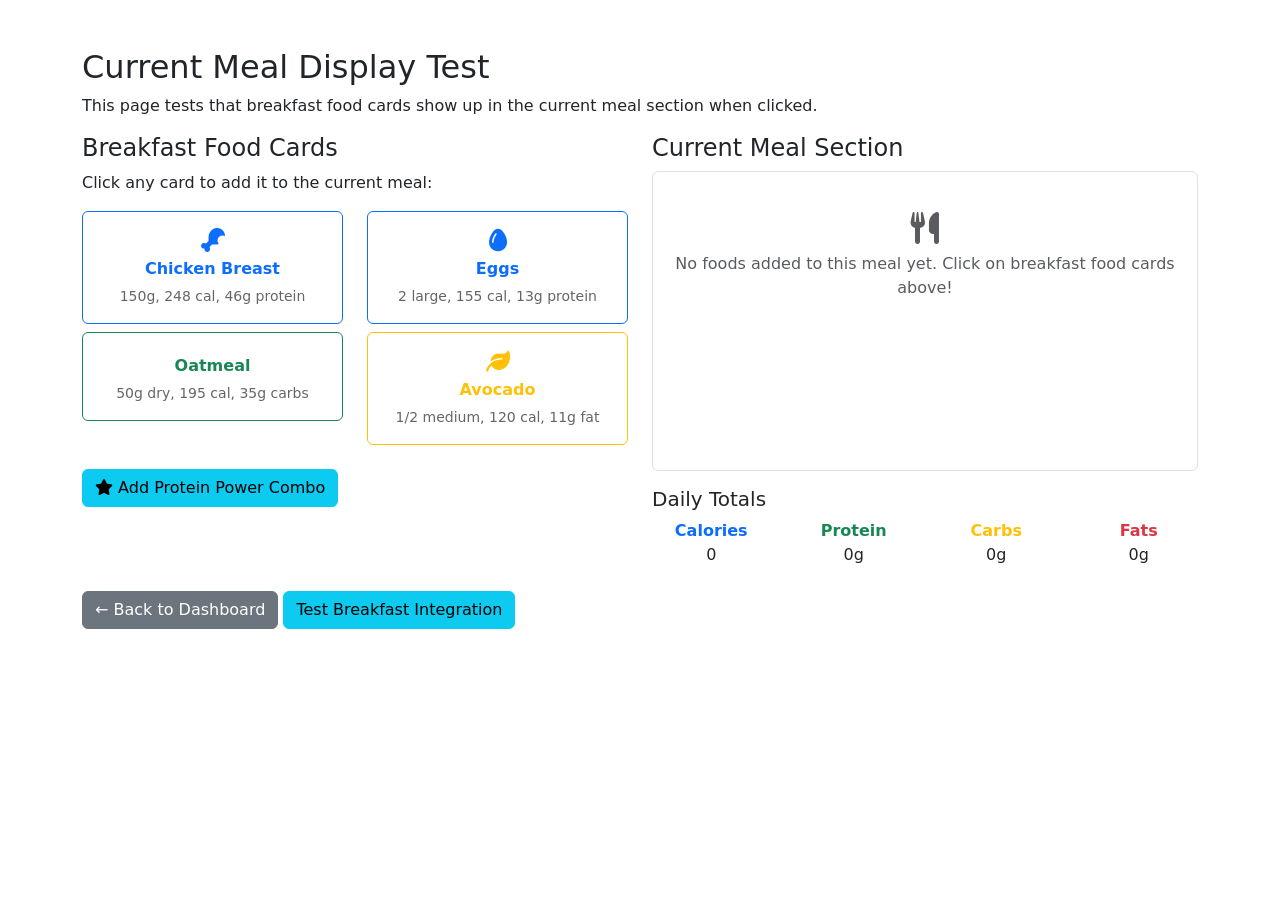
<file: test_current_meal.html>
<!DOCTYPE html>
<html lang="en">
<head>
    <meta charset="UTF-8">
    <meta name="viewport" content="width=device-width, initial-scale=1.0">
    <title>Current Meal Display Test</title>
    <link href="https://cdn.jsdelivr.net/npm/bootstrap@5.3.0/dist/css/bootstrap.min.css" rel="stylesheet">
    <link href="https://cdnjs.cloudflare.com/ajax/libs/font-awesome/6.0.0/css/all.min.css" rel="stylesheet">
</head>
<body>
    <div class="container mt-5">
        <h2>Current Meal Display Test</h2>
        <p>This page tests that breakfast food cards show up in the current meal section when clicked.</p>
        
        <div class="row">
            <div class="col-md-6">
                <h4>Breakfast Food Cards</h4>
                <p>Click any card to add it to the current meal:</p>
                
                <div class="row">
                    <div class="col-md-6 mb-2">
                        <button class="btn btn-outline-primary w-100 breakfast-btn" data-food="chicken_breast" data-amount="150" data-unit="g">
                            <div class="breakfast-item">
                                <i class="fas fa-drumstick-bite"></i>
                                <span>Chicken Breast</span>
                                <small>150g, 248 cal, 46g protein</small>
                            </div>
                        </button>
                    </div>
                    <div class="col-md-6 mb-2">
                        <button class="btn btn-outline-primary w-100 breakfast-btn" data-food="eggs" data-amount="2" data-unit="large">
                            <div class="breakfast-item">
                                <i class="fas fa-egg"></i>
                                <span>Eggs</span>
                                <small>2 large, 155 cal, 13g protein</small>
                            </div>
                        </button>
                    </div>
                    <div class="col-md-6 mb-2">
                        <button class="btn btn-outline-success w-100 breakfast-btn" data-food="oatmeal" data-amount="50" data-unit="g">
                            <div class="breakfast-item">
                                <i class="fas fa-bowl-food"></i>
                                <span>Oatmeal</span>
                                <small>50g dry, 195 cal, 35g carbs</small>
                            </div>
                        </button>
                    </div>
                    <div class="col-md-6 mb-2">
                        <button class="btn btn-outline-warning w-100 breakfast-btn" data-food="avocado" data-amount="0.5" data-unit="medium">
                            <div class="breakfast-item">
                                <i class="fas fa-leaf"></i>
                                <span>Avocado</span>
                                <small>1/2 medium, 120 cal, 11g fat</small>
                            </div>
                        </button>
                    </div>
                </div>
                
                <div class="mt-3">
                    <button class="btn btn-info breakfast-combo-btn" data-combo="protein_power">
                        <i class="fas fa-star"></i> Add Protein Power Combo
                    </button>
                </div>
            </div>
            
            <div class="col-md-6">
                <h4>Current Meal Section</h4>
                <div class="border p-3 rounded" style="min-height: 300px;">
                    <div id="foodList">
                        <div class="text-center text-muted py-4">
                            <i class="fas fa-utensils fa-2x mb-2"></i><br>
                            No foods added to this meal yet. Click on breakfast food cards above!
                        </div>
                    </div>
                </div>
                
                <div class="mt-3">
                    <h5>Daily Totals</h5>
                    <div class="row text-center">
                        <div class="col-3">
                            <div class="fw-bold text-primary">Calories</div>
                            <div id="totalCalories">0</div>
                        </div>
                        <div class="col-3">
                            <div class="fw-bold text-success">Protein</div>
                            <div id="totalProtein">0g</div>
                        </div>
                        <div class="col-3">
                            <div class="fw-bold text-warning">Carbs</div>
                            <div id="totalCarbs">0g</div>
                        </div>
                        <div class="col-3">
                            <div class="fw-bold text-danger">Fats</div>
                            <div id="totalFats">0g</div>
                        </div>
                    </div>
                </div>
            </div>
        </div>
        
        <div class="mt-4">
            <a href="pages/dashboard.php" class="btn btn-secondary">← Back to Dashboard</a>
            <a href="test_breakfast_integration.html" class="btn btn-info">Test Breakfast Integration</a>
        </div>
    </div>

    <script>
        // Global variables
        let currentMealType = 'breakfast';
        let dailyMeals = {
            breakfast: [],
            lunch: [],
            dinner: [],
            snacks: []
        };

        // Initialize
        document.addEventListener('DOMContentLoaded', function() {
            setupBreakfastOptions();
        });

        // Breakfast Options Functions
        function setupBreakfastOptions() {
            // Set up individual breakfast food buttons
            document.addEventListener('click', function(e) {
                if (e.target.closest('.breakfast-btn')) {
                    const btn = e.target.closest('.breakfast-btn');
                    const food = btn.dataset.food;
                    const amount = btn.dataset.amount;
                    const unit = btn.dataset.unit;
                    
                    addBreakfastFood(food, amount, unit);
                }
                
                if (e.target.closest('.breakfast-combo-btn')) {
                    const btn = e.target.closest('.breakfast-combo-btn');
                    const combo = btn.dataset.combo;
                    
                    addBreakfastCombo(combo);
                }
            });
        }

        function addBreakfastFood(foodKey, amount, unit) {
            // Ensure we're on breakfast meal type
            currentMealType = 'breakfast';
            
            // Try to find food in local database first
            const food = foodDatabase[foodKey];
            if (food) {
                addBreakfastFoodFromLocal(food, amount, unit);
                return;
            }
            
            // If not found locally, search in database API
            fetch(`php/food_api.php?action=search&q=${encodeURIComponent(foodKey)}&limit=1`)
                .then(response => response.json())
                .then(data => {
                    if (data.error || !data.foods || data.foods.length === 0) {
                        showNotification('Food not found in database', 'warning');
                        return;
                    }
                    
                    const apiFood = data.foods[0];
                    addBreakfastFoodFromAPI(apiFood, amount, unit);
                })
                .catch(error => {
                    console.error('Error fetching food from API:', error);
                    showNotification('Error fetching food data', 'error');
                });
        }

        function addBreakfastFoodFromLocal(food, amount, unit) {
            // Convert amount to grams for calculation
            const convertedAmount = convertPortionToGrams(parseFloat(amount), unit, food.name);
            
            // Calculate nutrition
            const calories = (food.caloriesPer100g * convertedAmount) / 100;
            const protein = (food.protein * convertedAmount) / 100;
            const carbs = (food.carbs * convertedAmount) / 100;
            const fats = (food.fats * convertedAmount) / 100;
            
            // Create food data
            const foodData = {
                id: Date.now() + Math.random(),
                name: food.name,
                amount: `${amount} ${unit}`,
                calories: Math.round(calories),
                protein: Math.round(protein),
                carbs: Math.round(carbs),
                fats: Math.round(fats),
                fiber: Math.round((food.fiber * convertedAmount) / 100),
                sugar: Math.round((food.sugar * convertedAmount) / 100)
            };
            
            // Add to daily meals
            dailyMeals[currentMealType].push(foodData);
            
            // Update display
            updateCurrentMealDisplay();
            updateDailyTotals();
            
            // Show success notification
            showNotification(`${food.name} added to breakfast!`, 'success');
        }

        function addBreakfastFoodFromAPI(apiFood, amount, unit) {
            // Convert amount to grams for calculation
            const convertedAmount = convertPortionToGrams(parseFloat(amount), unit, apiFood.name);
            
            // Calculate nutrition
            const calories = (apiFood.calories_per_100g * convertedAmount) / 100;
            const protein = (apiFood.protein * convertedAmount) / 100;
            const carbs = (apiFood.carbs * convertedAmount) / 100;
            const fats = (apiFood.fats * convertedAmount) / 100;
            
            // Create food data
            const foodData = {
                id: Date.now() + Math.random(),
                name: apiFood.name,
                amount: `${amount} ${unit}`,
                calories: Math.round(calories),
                protein: Math.round(protein),
                carbs: Math.round(carbs),
                fats: Math.round(fats),
                fiber: Math.round((apiFood.fiber * convertedAmount) / 100),
                sugar: Math.round((apiFood.sugar * convertedAmount) / 100),
                category: apiFood.category,
                foodId: apiFood.id // Store database ID for future reference
            };
            
            // Add to daily meals
            dailyMeals[currentMealType].push(foodData);
            
            // Update display
            updateCurrentMealDisplay();
            updateDailyTotals();
            
            // Show success notification
            showNotification(`${apiFood.name} added to breakfast!`, 'success');
        }

        function addBreakfastCombo(comboType) {
            // Ensure we're on breakfast meal type
            currentMealType = 'breakfast';
            
            const combos = {
                protein_power: [
                    { food: 'eggs', amount: '2', unit: 'large' },
                    { food: 'greek_yogurt', amount: '200', unit: 'g' },
                    { food: 'mixed_berries', amount: '50', unit: 'g' }
                ]
            };
            
            const combo = combos[comboType];
            if (!combo) {
                showNotification('Combo not found', 'warning');
                return;
            }
            
            // Add each food in the combo
            combo.forEach(item => {
                addBreakfastFood(item.food, item.amount, item.unit);
            });
            
            showNotification(`${comboType.replace('_', ' ')} combo added to breakfast!`, 'success');
        }

        function updateCurrentMealDisplay() {
            const foodList = document.getElementById('foodList');
            const currentMealFoods = dailyMeals[currentMealType];
            
            if (currentMealFoods.length === 0) {
                foodList.innerHTML = '<div class="text-center text-muted py-4"><i class="fas fa-utensils fa-2x mb-2"></i><br>No foods added to this meal yet. Click on breakfast food cards above!</div>';
                return;
            }
            
            foodList.innerHTML = currentMealFoods.map(food => `
                <div class="food-item">
                    <div class="food-info">
                        <h6 class="mb-1">${food.name}</h6>
                        <small class="text-muted">${food.portion || food.amount}</small>
                        <div class="nutrition-details mt-2">
                            <div class="nutrition-row">
                                <span class="nutrition-label">Calories:</span>
                                <span class="nutrition-value">${food.calories}</span>
                            </div>
                            <div class="nutrition-row">
                                <span class="nutrition-label">Protein:</span>
                                <span class="nutrition-value">${food.protein}g</span>
                            </div>
                            <div class="nutrition-row">
                                <span class="nutrition-label">Carbs:</span>
                                <span class="nutrition-value">${food.carbs}g</span>
                            </div>
                            <div class="nutrition-row">
                                <span class="nutrition-label">Fats:</span>
                                <span class="nutrition-value">${food.fats}g</span>
                            </div>
                        </div>
                    </div>
                    <div class="d-flex align-items-center gap-3">
                        <span class="food-calories">${food.calories} cal</span>
                        <button class="remove-food-btn" onclick="removeFoodFromMeal('${food.id}', '${currentMealType}')" title="Remove food">
                            <i class="fas fa-times"></i>
                        </button>
                    </div>
                </div>
            `).join('');
        }

        function updateDailyTotals() {
            let totalCalories = 0;
            let totalProtein = 0;
            let totalCarbs = 0;
            let totalFats = 0;
            
            Object.values(dailyMeals).forEach(meal => {
                meal.forEach(food => {
                    totalCalories += food.calories;
                    totalProtein += food.protein;
                    totalCarbs += food.carbs;
                    totalFats += food.fats;
                });
            });
            
            document.getElementById('totalCalories').textContent = totalCalories;
            document.getElementById('totalProtein').textContent = totalProtein + 'g';
            document.getElementById('totalCarbs').textContent = totalCarbs + 'g';
            document.getElementById('totalFats').textContent = totalFats + 'g';
        }

        function removeFoodFromMeal(foodId, mealType) {
            dailyMeals[mealType] = dailyMeals[mealType].filter(food => food.id !== foodId);
            updateCurrentMealDisplay();
            updateDailyTotals();
        }

        function showNotification(message, type = 'info') {
            // Simple notification
            const alertClass = type === 'error' ? 'alert-danger' : type === 'success' ? 'alert-success' : type === 'warning' ? 'alert-warning' : 'alert-info';
            const notification = document.createElement('div');
            notification.className = `alert ${alertClass} alert-dismissible fade show position-fixed`;
            notification.style.cssText = 'top: 20px; right: 20px; z-index: 9999; min-width: 300px;';
            notification.innerHTML = `
                ${message}
                <button type="button" class="btn-close" data-bs-dismiss="alert"></button>
            `;
            document.body.appendChild(notification);
            
            // Auto remove after 3 seconds
            setTimeout(() => {
                if (notification.parentNode) {
                    notification.parentNode.removeChild(notification);
                }
            }, 3000);
        }

        // Mock food database for testing
        const foodDatabase = {
            'chicken_breast': { name: 'Chicken Breast', caloriesPer100g: 165, protein: 31, carbs: 0, fats: 3.6, fiber: 0, sugar: 0 },
            'eggs': { name: 'Eggs', caloriesPer100g: 155, protein: 13, carbs: 1.1, fats: 11, fiber: 0, sugar: 1.1 },
            'greek_yogurt': { name: 'Greek Yogurt', caloriesPer100g: 59, protein: 10, carbs: 3.6, fats: 0.4, fiber: 0, sugar: 3.6 },
            'oatmeal': { name: 'Oatmeal', caloriesPer100g: 389, protein: 16.9, carbs: 66, fats: 6.9, fiber: 10.6, sugar: 0.99 },
            'avocado': { name: 'Avocado', caloriesPer100g: 160, protein: 2, carbs: 8.5, fats: 14.7, fiber: 6.7, sugar: 0.7 },
            'mixed_berries': { name: 'Mixed Berries', caloriesPer100g: 57, protein: 0.7, carbs: 14, fats: 0.3, fiber: 2.4, sugar: 10 }
        };

        function convertPortionToGrams(amount, unit, foodName) {
            // Simple conversion logic
            const conversions = {
                'g': 1,
                'ml': 1,
                'large': 50, // Approximate for eggs
                'medium': 30, // Approximate for fruits
                'slice': 25, // Approximate for bread
                'tbsp': 15, // Approximate for liquids
                'tsp': 5 // Approximate for liquids
            };
            
            return amount * (conversions[unit] || 1);
        }
    </script>

    <style>
        .breakfast-item {
            padding: 10px;
            text-align: center;
        }
        
        .breakfast-item i {
            font-size: 1.5em;
            margin-bottom: 5px;
            display: block;
        }
        
        .breakfast-item span {
            display: block;
            font-weight: bold;
            margin-bottom: 5px;
        }
        
        .breakfast-item small {
            display: block;
            color: #666;
        }
        
        .btn:hover .breakfast-item {
            transform: scale(1.05);
            transition: transform 0.2s;
        }
        
        .food-item {
            display: flex;
            justify-content: space-between;
            align-items: center;
            padding: 15px;
            border: 1px solid #ddd;
            border-radius: 8px;
            margin-bottom: 10px;
            background: #f8f9fa;
        }
        
        .food-info h6 {
            margin-bottom: 5px;
            color: #333;
        }
        
        .nutrition-details {
            font-size: 0.9em;
        }
        
        .nutrition-row {
            display: flex;
            justify-content: space-between;
            margin-bottom: 2px;
        }
        
        .nutrition-label {
            color: #666;
        }
        
        .nutrition-value {
            font-weight: bold;
        }
        
        .food-calories {
            font-weight: bold;
            color: #007bff;
            font-size: 1.1em;
        }
        
        .remove-food-btn {
            background: #dc3545;
            color: white;
            border: none;
            border-radius: 50%;
            width: 30px;
            height: 30px;
            display: flex;
            align-items: center;
            justify-content: center;
            cursor: pointer;
        }
        
        .remove-food-btn:hover {
            background: #c82333;
        }
    </style>
</body>
</html>
</file>
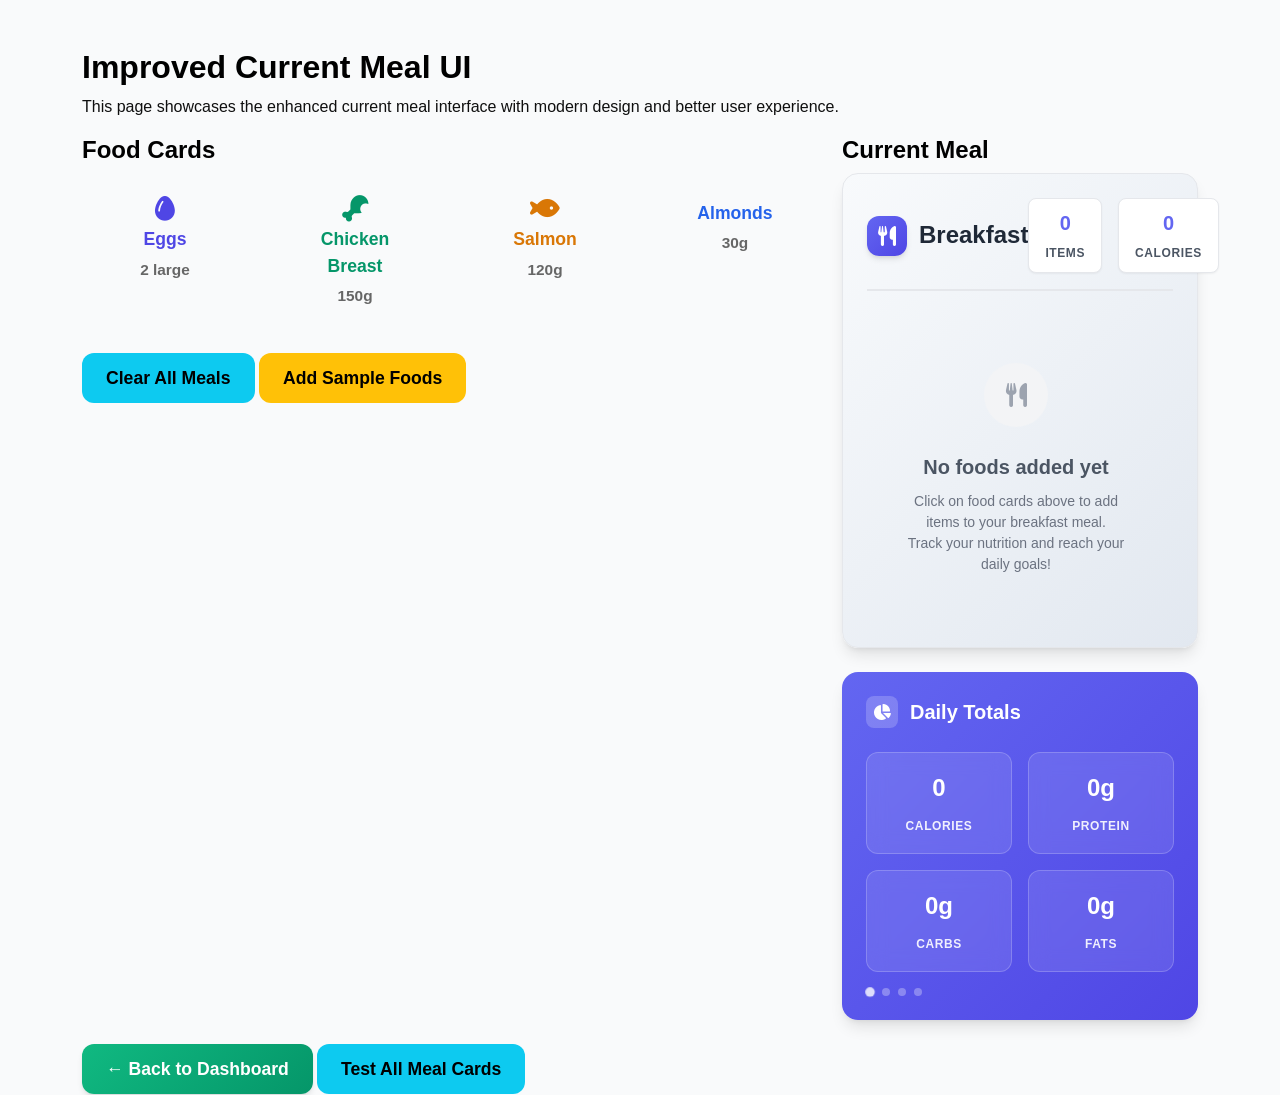
<file: test_improved_ui.html>
<!DOCTYPE html>
<html lang="en">
<head>
    <meta charset="UTF-8">
    <meta name="viewport" content="width=device-width, initial-scale=1.0">
    <title>Improved Current Meal UI</title>
    <link href="https://cdn.jsdelivr.net/npm/bootstrap@5.3.0/dist/css/bootstrap.min.css" rel="stylesheet">
    <link href="https://cdnjs.cloudflare.com/ajax/libs/font-awesome/6.0.0/css/all.min.css" rel="stylesheet">
    <link rel="stylesheet" href="assets/css/style.css">
</head>
<body>
    <div class="container mt-5">
        <h2>Improved Current Meal UI</h2>
        <p>This page showcases the enhanced current meal interface with modern design and better user experience.</p>
        
        <div class="row">
            <div class="col-md-8">
                <h4>Food Cards</h4>
                <div class="row">
                    <div class="col-md-3 mb-2">
                        <button class="btn btn-outline-primary w-100 breakfast-btn" data-food="eggs" data-amount="2" data-unit="large">
                            <div class="meal-item">
                                <i class="fas fa-egg"></i>
                                <span>Eggs</span>
                                <small>2 large</small>
                            </div>
                        </button>
                    </div>
                    <div class="col-md-3 mb-2">
                        <button class="btn btn-outline-success w-100 lunch-btn" data-food="chicken_breast" data-amount="150" data-unit="g">
                            <div class="meal-item">
                                <i class="fas fa-drumstick-bite"></i>
                                <span>Chicken Breast</span>
                                <small>150g</small>
                            </div>
                        </button>
                    </div>
                    <div class="col-md-3 mb-2">
                        <button class="btn btn-outline-warning w-100 dinner-btn" data-food="salmon" data-amount="120" data-unit="g">
                            <div class="meal-item">
                                <i class="fas fa-fish"></i>
                                <span>Salmon</span>
                                <small>120g</small>
                            </div>
                        </button>
                    </div>
                    <div class="col-md-3 mb-2">
                        <button class="btn btn-outline-info w-100 snacks-btn" data-food="almonds" data-amount="30" data-unit="g">
                            <div class="meal-item">
                                <i class="fas fa-nut"></i>
                                <span>Almonds</span>
                                <small>30g</small>
                            </div>
                        </button>
                    </div>
                </div>
                
                <div class="mt-3">
                    <button class="btn btn-info" onclick="clearAllMeals()">Clear All Meals</button>
                    <button class="btn btn-warning" onclick="addSampleFoods()">Add Sample Foods</button>
                </div>
            </div>
            
            <div class="col-md-4">
                <h4>Current Meal</h4>
                <div class="current-meal-container">
                    <div class="current-meal-header">
                        <div class="current-meal-title">
                            <div class="current-meal-icon">
                                <i class="fas fa-utensils"></i>
                            </div>
                            <span id="currentMealTitle">Breakfast</span>
                        </div>
                        <div class="current-meal-stats">
                            <div class="meal-stat">
                                <span class="meal-stat-number" id="mealItemCount">0</span>
                                <span class="meal-stat-label">Items</span>
                            </div>
                            <div class="meal-stat">
                                <span class="meal-stat-number" id="mealCalories">0</span>
                                <span class="meal-stat-label">Calories</span>
                            </div>
                        </div>
                    </div>
                    
                    <div class="food-list-container">
                        <div id="foodList">
                            <div class="empty-meal-state">
                                <div class="empty-meal-icon">
                                    <i class="fas fa-utensils"></i>
                                </div>
                                <div class="empty-meal-title">No foods added yet</div>
                                <div class="empty-meal-description">
                                    Click on food cards above to add items to your breakfast meal.<br>
                                    Track your nutrition and reach your daily goals!
                                </div>
                            </div>
                        </div>
                    </div>
                </div>
                
                <div class="daily-totals-card">
                    <div class="daily-totals-header">
                        <div class="daily-totals-icon">
                            <i class="fas fa-chart-pie"></i>
                        </div>
                        <div class="daily-totals-title">Daily Totals</div>
                    </div>
                    <div class="totals-grid">
                        <div class="total-item">
                            <span class="total-value" id="totalCalories">0</span>
                            <span class="total-label">Calories</span>
                        </div>
                        <div class="total-item">
                            <span class="total-value" id="totalProtein">0g</span>
                            <span class="total-label">Protein</span>
                        </div>
                        <div class="total-item">
                            <span class="total-value" id="totalCarbs">0g</span>
                            <span class="total-label">Carbs</span>
                        </div>
                        <div class="total-item">
                            <span class="total-value" id="totalFats">0g</span>
                            <span class="total-label">Fats</span>
                        </div>
                    </div>
                    <div class="progress-indicators">
                        <div class="progress-dot active"></div>
                        <div class="progress-dot"></div>
                        <div class="progress-dot"></div>
                        <div class="progress-dot"></div>
                    </div>
                </div>
            </div>
        </div>
        
        <div class="mt-4">
            <a href="pages/dashboard.php" class="btn btn-secondary">← Back to Dashboard</a>
            <a href="test_all_meal_cards.html" class="btn btn-info">Test All Meal Cards</a>
        </div>
    </div>

    <script>
        // Global variables
        let currentMealType = 'breakfast';
        let dailyMeals = {
            breakfast: [],
            lunch: [],
            dinner: [],
            snacks: []
        };

        // Mock food database
        const foodDatabase = {
            'eggs': { name: 'Eggs', caloriesPer100g: 155, protein: 13, carbs: 1.1, fats: 11, fiber: 0, sugar: 1.1 },
            'chicken_breast': { name: 'Chicken Breast', caloriesPer100g: 165, protein: 31, carbs: 0, fats: 3.6, fiber: 0, sugar: 0 },
            'salmon': { name: 'Salmon', caloriesPer100g: 208, protein: 25, carbs: 0, fats: 12, fiber: 0, sugar: 0 },
            'almonds': { name: 'Almonds', caloriesPer100g: 579, protein: 21.2, carbs: 21.6, fats: 49.9, fiber: 12.5, sugar: 4.4 }
        };

        // Initialize
        document.addEventListener('DOMContentLoaded', function() {
            setupMealOptions();
        });

        // Setup meal options
        function setupMealOptions() {
            document.addEventListener('click', function(e) {
                if (e.target.closest('.breakfast-btn')) {
                    const btn = e.target.closest('.breakfast-btn');
                    addMealFood('breakfast', btn.dataset.food, btn.dataset.amount, btn.dataset.unit);
                }
                if (e.target.closest('.lunch-btn')) {
                    const btn = e.target.closest('.lunch-btn');
                    addMealFood('lunch', btn.dataset.food, btn.dataset.amount, btn.dataset.unit);
                }
                if (e.target.closest('.dinner-btn')) {
                    const btn = e.target.closest('.dinner-btn');
                    addMealFood('dinner', btn.dataset.food, btn.dataset.amount, btn.dataset.unit);
                }
                if (e.target.closest('.snacks-btn')) {
                    const btn = e.target.closest('.snacks-btn');
                    addMealFood('snacks', btn.dataset.food, btn.dataset.amount, btn.dataset.unit);
                }
            });
        }

        // Add meal food
        function addMealFood(mealType, foodKey, amount, unit) {
            currentMealType = mealType;
            document.getElementById('currentMealTitle').textContent = mealType.charAt(0).toUpperCase() + mealType.slice(1);
            
            const food = foodDatabase[foodKey];
            if (!food) return;
            
            const convertedAmount = convertPortionToGrams(parseFloat(amount), unit, food.name);
            const calories = (food.caloriesPer100g * convertedAmount) / 100;
            const protein = (food.protein * convertedAmount) / 100;
            const carbs = (food.carbs * convertedAmount) / 100;
            const fats = (food.fats * convertedAmount) / 100;
            
            const foodData = {
                id: Date.now() + Math.random(),
                name: food.name,
                amount: `${amount} ${unit}`,
                calories: Math.round(calories),
                protein: Math.round(protein),
                carbs: Math.round(carbs),
                fats: Math.round(fats),
                fiber: Math.round((food.fiber * convertedAmount) / 100),
                sugar: Math.round((food.sugar * convertedAmount) / 100)
            };
            
            dailyMeals[currentMealType].push(foodData);
            updateCurrentMealDisplay();
            updateDailyTotals();
        }

        // Update current meal display
        function updateCurrentMealDisplay() {
            const foodList = document.getElementById('foodList');
            const currentMealFoods = dailyMeals[currentMealType];
            
            if (currentMealFoods.length === 0) {
                foodList.innerHTML = `
                    <div class="empty-meal-state">
                        <div class="empty-meal-icon">
                            <i class="fas fa-utensils"></i>
                        </div>
                        <div class="empty-meal-title">No foods added yet</div>
                        <div class="empty-meal-description">
                            Click on food cards above to add items to your ${currentMealType} meal.<br>
                            Track your nutrition and reach your daily goals!
                        </div>
                    </div>
                `;
                return;
            }
            
            foodList.innerHTML = currentMealFoods.map(food => `
                <div class="food-item">
                    <div class="meal-type-indicator ${currentMealType}">${currentMealType}</div>
                    <div class="food-item-header">
                        <div class="food-info">
                            <div class="food-name">${food.name}</div>
                            <div class="food-amount">${food.amount}</div>
                        </div>
                        <div class="food-actions">
                            <div class="food-calories">${food.calories}</div>
                            <button class="remove-food-btn" onclick="removeFoodFromMeal('${food.id}', '${currentMealType}')" title="Remove food">
                                <i class="fas fa-times"></i>
                            </button>
                        </div>
                    </div>
                    <div class="nutrition-grid">
                        <div class="nutrition-item protein">
                            <span class="nutrition-label">Protein</span>
                            <span class="nutrition-value">${food.protein}g</span>
                        </div>
                        <div class="nutrition-item carbs">
                            <span class="nutrition-label">Carbs</span>
                            <span class="nutrition-value">${food.carbs}g</span>
                        </div>
                        <div class="nutrition-item fats">
                            <span class="nutrition-label">Fats</span>
                            <span class="nutrition-value">${food.fats}g</span>
                        </div>
                        <div class="nutrition-item fiber">
                            <span class="nutrition-label">Fiber</span>
                            <span class="nutrition-value">${food.fiber}g</span>
                        </div>
                    </div>
                </div>
            `).join('');
            
            // Update meal stats
            const mealCalories = currentMealFoods.reduce((sum, food) => sum + food.calories, 0);
            document.getElementById('mealItemCount').textContent = currentMealFoods.length;
            document.getElementById('mealCalories').textContent = mealCalories;
        }

        // Update daily totals
        function updateDailyTotals() {
            let totalCalories = 0;
            let totalProtein = 0;
            let totalCarbs = 0;
            let totalFats = 0;
            
            Object.values(dailyMeals).forEach(meal => {
                meal.forEach(food => {
                    totalCalories += food.calories;
                    totalProtein += food.protein;
                    totalCarbs += food.carbs;
                    totalFats += food.fats;
                });
            });
            
            document.getElementById('totalCalories').textContent = totalCalories;
            document.getElementById('totalProtein').textContent = totalProtein + 'g';
            document.getElementById('totalCarbs').textContent = totalCarbs + 'g';
            document.getElementById('totalFats').textContent = totalFats + 'g';
        }

        // Remove food from meal
        function removeFoodFromMeal(foodId, mealType) {
            dailyMeals[mealType] = dailyMeals[mealType].filter(food => food.id !== foodId);
            updateCurrentMealDisplay();
            updateDailyTotals();
        }

        // Clear all meals
        function clearAllMeals() {
            dailyMeals = {
                breakfast: [],
                lunch: [],
                dinner: [],
                snacks: []
            };
            updateCurrentMealDisplay();
            updateDailyTotals();
        }

        // Add sample foods
        function addSampleFoods() {
            addMealFood('breakfast', 'eggs', '2', 'large');
            addMealFood('lunch', 'chicken_breast', '150', 'g');
            addMealFood('dinner', 'salmon', '120', 'g');
            addMealFood('snacks', 'almonds', '30', 'g');
        }

        // Convert portion to grams
        function convertPortionToGrams(amount, unit, foodName) {
            const conversions = {
                'g': 1,
                'ml': 1,
                'large': 50,
                'medium': 30,
                'slice': 25,
                'tbsp': 15,
                'tsp': 5
            };
            return amount * (conversions[unit] || 1);
        }
    </script>

    <style>
        .meal-item {
            padding: 10px;
            text-align: center;
        }
        
        .meal-item i {
            font-size: 1.5em;
            margin-bottom: 5px;
            display: block;
        }
        
        .meal-item span {
            display: block;
            font-weight: bold;
            margin-bottom: 5px;
        }
        
        .meal-item small {
            display: block;
            color: #666;
        }
    </style>
</body>
</html>
</file>
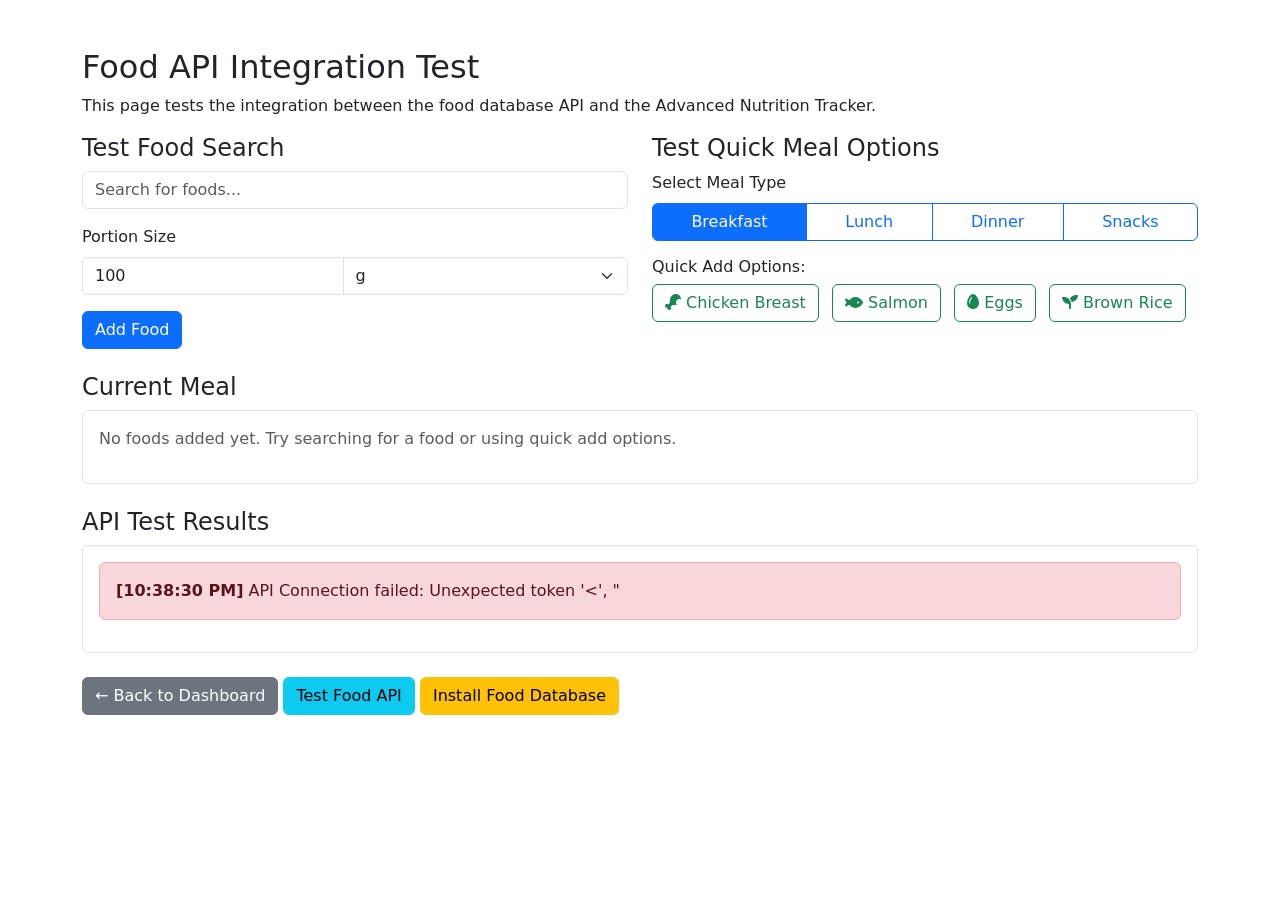
<file: test_integration.html>
<!DOCTYPE html>
<html lang="en">
<head>
    <meta charset="UTF-8">
    <meta name="viewport" content="width=device-width, initial-scale=1.0">
    <title>Food API Integration Test</title>
    <link href="https://cdn.jsdelivr.net/npm/bootstrap@5.3.0/dist/css/bootstrap.min.css" rel="stylesheet">
    <link href="https://cdnjs.cloudflare.com/ajax/libs/font-awesome/6.0.0/css/all.min.css" rel="stylesheet">
</head>
<body>
    <div class="container mt-5">
        <h2>Food API Integration Test</h2>
        <p>This page tests the integration between the food database API and the Advanced Nutrition Tracker.</p>
        
        <div class="row">
            <div class="col-md-6">
                <h4>Test Food Search</h4>
                <div class="mb-3">
                    <input type="text" id="foodSearch" class="form-control" placeholder="Search for foods...">
                    <div id="foodSuggestions" class="suggestions-dropdown" style="display: none;"></div>
                </div>
                
                <div class="mb-3">
                    <label class="form-label">Portion Size</label>
                    <div class="input-group">
                        <input type="number" id="portionSize" class="form-control" placeholder="100" value="100">
                        <select id="portionUnit" class="form-select">
                            <option value="g">g</option>
                            <option value="ml">ml</option>
                            <option value="slice">slice</option>
                            <option value="medium">medium</option>
                            <option value="tbsp">tbsp</option>
                        </select>
                    </div>
                </div>
                
                <button id="addFoodBtn" class="btn btn-primary" onclick="testAddFood()">Add Food</button>
            </div>
            
            <div class="col-md-6">
                <h4>Test Quick Meal Options</h4>
                <div class="mb-3">
                    <label class="form-label">Select Meal Type</label>
                    <div class="btn-group w-100" role="group">
                        <input type="radio" class="btn-check" name="mealType" id="breakfast" value="breakfast" checked>
                        <label class="btn btn-outline-primary" for="breakfast">Breakfast</label>
                        <input type="radio" class="btn-check" name="mealType" id="lunch" value="lunch">
                        <label class="btn btn-outline-primary" for="lunch">Lunch</label>
                        <input type="radio" class="btn-check" name="mealType" id="dinner" value="dinner">
                        <label class="btn btn-outline-primary" for="dinner">Dinner</label>
                        <input type="radio" class="btn-check" name="mealType" id="snacks" value="snacks">
                        <label class="btn btn-outline-primary" for="snacks">Snacks</label>
                    </div>
                </div>
                
                <div class="mb-3">
                    <h6>Quick Add Options:</h6>
                    <button class="btn btn-outline-success me-2 mb-2" onclick="testQuickAdd('chicken_breast', 150, 'g')">
                        <i class="fas fa-drumstick-bite"></i> Chicken Breast
                    </button>
                    <button class="btn btn-outline-success me-2 mb-2" onclick="testQuickAdd('salmon', 120, 'g')">
                        <i class="fas fa-fish"></i> Salmon
                    </button>
                    <button class="btn btn-outline-success me-2 mb-2" onclick="testQuickAdd('eggs', 2, 'medium')">
                        <i class="fas fa-egg"></i> Eggs
                    </button>
                    <button class="btn btn-outline-success me-2 mb-2" onclick="testQuickAdd('brown_rice', 80, 'g')">
                        <i class="fas fa-seedling"></i> Brown Rice
                    </button>
                </div>
            </div>
        </div>
        
        <div class="row mt-4">
            <div class="col-12">
                <h4>Current Meal</h4>
                <div id="currentMeal" class="border p-3 rounded">
                    <p class="text-muted">No foods added yet. Try searching for a food or using quick add options.</p>
                </div>
            </div>
        </div>
        
        <div class="row mt-4">
            <div class="col-12">
                <h4>API Test Results</h4>
                <div id="apiResults" class="border p-3 rounded">
                    <p class="text-muted">API test results will appear here...</p>
                </div>
            </div>
        </div>
        
        <div class="mt-4">
            <a href="pages/dashboard.php" class="btn btn-secondary">← Back to Dashboard</a>
            <a href="test_food_api.php" class="btn btn-info">Test Food API</a>
            <a href="db/install_food_db.php" class="btn btn-warning">Install Food Database</a>
        </div>
    </div>

    <script>
        // Global variables
        let currentMealType = 'breakfast';
        let dailyMeals = {
            breakfast: [],
            lunch: [],
            dinner: [],
            snacks: []
        };
        let selectedFoodData = null;

        // Initialize
        document.addEventListener('DOMContentLoaded', function() {
            const foodSearch = document.getElementById('foodSearch');
            const mealTypeRadios = document.querySelectorAll('input[name="mealType"]');
            
            // Food search event listener
            foodSearch.addEventListener('input', handleFoodSearch);
            
            // Meal type change event listeners
            mealTypeRadios.forEach(radio => {
                radio.addEventListener('change', (e) => {
                    currentMealType = e.target.value;
                    updateCurrentMealDisplay();
                });
            });
            
            // Test API connection
            testAPIConnection();
        });

        function handleFoodSearch(e) {
            const query = e.target.value.toLowerCase().trim();
            const suggestionsDropdown = document.getElementById('foodSuggestions');
            
            if (query.length < 2) {
                suggestionsDropdown.style.display = 'none';
                return;
            }
            
            // Fetch from database API
            fetch(`php/food_api.php?action=search&q=${encodeURIComponent(query)}&limit=10`)
                .then(response => response.json())
                .then(data => {
                    if (data.error) {
                        console.error('API Error:', data.error);
                        suggestionsDropdown.style.display = 'none';
                        return;
                    }
                    
                    const foods = data.foods || [];
                    
                    if (foods.length === 0) {
                        suggestionsDropdown.style.display = 'none';
                        return;
                    }
                    
                    suggestionsDropdown.innerHTML = foods.map(food => `
                        <div class="suggestion-item p-2 border-bottom" onclick="selectFoodFromAPI(${food.id}, '${food.name}', ${food.calories_per_100g}, '${food.unit}', '${food.category}')">
                            <div class="fw-bold">${food.name}</div>
                            <small class="text-muted">${food.calories_per_100g} cal per 100${food.unit} • ${food.category}</small>
                        </div>
                    `).join('');
                    
                    suggestionsDropdown.style.display = 'block';
                })
                .catch(error => {
                    console.error('Error fetching food data:', error);
                    suggestionsDropdown.style.display = 'none';
                });
        }

        function selectFoodFromAPI(foodId, foodName, caloriesPer100g, unit, category) {
            const foodSearch = document.getElementById('foodSearch');
            const suggestionsDropdown = document.getElementById('foodSuggestions');
            
            foodSearch.value = foodName;
            suggestionsDropdown.style.display = 'none';
            
            // Set default portion size
            const portionSize = document.getElementById('portionSize');
            const portionUnit = document.getElementById('portionUnit');
            
            portionSize.value = 100;
            portionUnit.value = unit;
            
            // Store food data
            selectedFoodData = {
                id: foodId,
                name: foodName,
                caloriesPer100g: caloriesPer100g,
                unit: unit,
                category: category
            };
            
            logAPIResult(`Selected food: ${foodName} (ID: ${foodId})`);
        }

        function testAddFood() {
            if (!selectedFoodData) {
                logAPIResult('Error: No food selected', 'error');
                return;
            }
            
            const portionSize = parseFloat(document.getElementById('portionSize').value);
            const portionUnit = document.getElementById('portionUnit').value;
            
            if (!portionSize) {
                logAPIResult('Error: Please enter a portion size', 'error');
                return;
            }
            
            // Fetch complete food data from API
            fetch(`php/food_api.php?action=get_by_id&id=${selectedFoodData.id}`)
                .then(response => response.json())
                .then(data => {
                    if (data.error) {
                        logAPIResult('Error fetching food details: ' + data.error, 'error');
                        return;
                    }
                    
                    const food = data.food;
                    
                    // Calculate nutrition
                    const multiplier = portionSize / 100;
                    const nutrition = {
                        calories: Math.round(food.calories_per_100g * multiplier),
                        protein: Math.round(food.protein * multiplier * 10) / 10,
                        carbs: Math.round(food.carbs * multiplier * 10) / 10,
                        fats: Math.round(food.fats * multiplier * 10) / 10
                    };
                    
                    // Add to current meal
                    const foodItem = {
                        id: Date.now(),
                        name: food.name,
                        portion: portionSize,
                        unit: portionUnit,
                        calories: nutrition.calories,
                        protein: nutrition.protein,
                        carbs: nutrition.carbs,
                        fats: nutrition.fats,
                        category: food.category,
                        foodId: food.id
                    };
                    
                    dailyMeals[currentMealType].push(foodItem);
                    updateCurrentMealDisplay();
                    
                    logAPIResult(`Successfully added ${food.name} to ${currentMealType}!`, 'success');
                    
                    // Clear form
                    document.getElementById('foodSearch').value = '';
                    document.getElementById('portionSize').value = '';
                    selectedFoodData = null;
                })
                .catch(error => {
                    console.error('Error fetching food details:', error);
                    logAPIResult('Error fetching food details. Please try again.', 'error');
                });
        }

        function testQuickAdd(foodKey, amount, unit) {
            logAPIResult(`Testing quick add: ${foodKey} (${amount} ${unit})`);
            
            // Search for food in API
            fetch(`php/food_api.php?action=search&q=${encodeURIComponent(foodKey)}&limit=1`)
                .then(response => response.json())
                .then(data => {
                    if (data.error || !data.foods || data.foods.length === 0) {
                        logAPIResult(`Food not found: ${foodKey}`, 'error');
                        return;
                    }
                    
                    const apiFood = data.foods[0];
                    
                    // Calculate nutrition
                    const multiplier = amount / 100;
                    const nutrition = {
                        calories: Math.round(apiFood.calories_per_100g * multiplier),
                        protein: Math.round(apiFood.protein * multiplier * 10) / 10,
                        carbs: Math.round(apiFood.carbs * multiplier * 10) / 10,
                        fats: Math.round(apiFood.fats * multiplier * 10) / 10
                    };
                    
                    // Add to current meal
                    const foodItem = {
                        id: Date.now() + Math.random(),
                        name: apiFood.name,
                        amount: `${amount} ${unit}`,
                        calories: nutrition.calories,
                        protein: nutrition.protein,
                        carbs: nutrition.carbs,
                        fats: nutrition.fats,
                        category: apiFood.category,
                        foodId: apiFood.id
                    };
                    
                    dailyMeals[currentMealType].push(foodItem);
                    updateCurrentMealDisplay();
                    
                    logAPIResult(`Successfully added ${apiFood.name} to ${currentMealType}!`, 'success');
                })
                .catch(error => {
                    console.error('Error fetching food from API:', error);
                    logAPIResult('Error fetching food data', 'error');
                });
        }

        function updateCurrentMealDisplay() {
            const currentMealDiv = document.getElementById('currentMeal');
            const currentMealFoods = dailyMeals[currentMealType];
            
            if (currentMealFoods.length === 0) {
                currentMealDiv.innerHTML = '<p class="text-muted">No foods added yet. Try searching for a food or using quick add options.</p>';
                return;
            }
            
            currentMealDiv.innerHTML = `
                <h6>${currentMealType.charAt(0).toUpperCase() + currentMealType.slice(1)} Foods:</h6>
                ${currentMealFoods.map(food => `
                    <div class="d-flex justify-content-between align-items-center border-bottom py-2">
                        <div>
                            <strong>${food.name}</strong>
                            <small class="text-muted d-block">${food.portion || food.amount} ${food.unit}</small>
                        </div>
                        <div class="text-end">
                            <div>${food.calories} cal</div>
                            <small class="text-muted">P: ${food.protein}g | C: ${food.carbs}g | F: ${food.fats}g</small>
                        </div>
                    </div>
                `).join('')}
            `;
        }

        function testAPIConnection() {
            logAPIResult('Testing API connection...');
            
            fetch('php/food_api.php?action=get_all&limit=5')
                .then(response => response.json())
                .then(data => {
                    if (data.error) {
                        logAPIResult('API Error: ' + data.error, 'error');
                    } else {
                        logAPIResult(`API Connection successful! Found ${data.foods.length} foods.`, 'success');
                    }
                })
                .catch(error => {
                    logAPIResult('API Connection failed: ' + error.message, 'error');
                });
        }

        function logAPIResult(message, type = 'info') {
            const resultsDiv = document.getElementById('apiResults');
            const timestamp = new Date().toLocaleTimeString();
            const alertClass = type === 'error' ? 'alert-danger' : type === 'success' ? 'alert-success' : 'alert-info';
            
            resultsDiv.innerHTML = `
                <div class="alert ${alertClass}">
                    <strong>[${timestamp}]</strong> ${message}
                </div>
            `;
        }
    </script>

    <style>
        .suggestions-dropdown {
            position: absolute;
            top: 100%;
            left: 0;
            right: 0;
            background: white;
            border: 1px solid #ddd;
            border-top: none;
            max-height: 200px;
            overflow-y: auto;
            z-index: 1000;
        }
        
        .suggestion-item {
            cursor: pointer;
            transition: background-color 0.2s;
        }
        
        .suggestion-item:hover {
            background-color: #f8f9fa;
        }
        
        .mb-3 {
            position: relative;
        }
    </style>
</body>
</html>
</file>
<file: assets/css/style.css>
#breakfastOptions { display: block !important; }
#breakfastOptions .collapse { display: block !important; }
#breakfastOptions .collapse.show { display: block !important; }
/* Disable blink/hover animations within Cardio Workouts */
#cardioWorkouts .workout-card,
#cardioWorkouts .workout-card:hover,
#cardioWorkouts .workout-card:focus,
#cardioWorkouts .workout-card:active {
    animation: none !important;
    transition: none !important;
    transform: none !important;
    box-shadow: var(--shadow-md) !important;
}

#cardioWorkouts .btn,
#cardioWorkouts .btn:hover,
#cardioWorkouts .btn:focus,
#cardioWorkouts .btn:active {
    animation: none !important;
    transition: none !important;
    transform: none !important;
    opacity: 1 !important;
    visibility: visible !important;
    display: inline-flex !important;
    position: relative !important;
    z-index: 1 !important;
}

#cardioWorkouts .btn::before,
#cardioWorkouts .btn:hover::before,
#cardioWorkouts .btn:focus::before,
#cardioWorkouts .btn:active::before {
    display: none !important;
}

/* Ensure Start buttons are visible across all workout sections */
#strengthWorkouts .btn,
#hiitWorkouts .btn,
#flexibilityWorkouts .btn {
    opacity: 1 !important;
    visibility: visible !important;
    display: inline-flex !important;
    position: relative !important;
    z-index: 1 !important;
    animation: none !important;
    transition: none !important;
    transform: none !important;
}
.modal-header {
    overflow: visible !important;
}

/* Ensure close button in popups/modals is clearly visible */
.modal .btn-close,
#authModal .btn-close {
    opacity: 1 !important;
    display: block !important;
    animation: none !important;
    filter: none !important;
    position: absolute !important;
    right: 1rem !important;
    top: 1rem !important;
    z-index: 1100 !important;
}

/* Stabilize buttons in Workout Plan/Preview modals (no blink/glitch) */
#previewModal .btn,
#previewModal .btn:hover,
#previewModal .btn:focus,
#previewModal .btn:active,
#cardioPlanModal .btn,
#cardioPlanModal .btn:hover,
#cardioPlanModal .btn:focus,
#cardioPlanModal .btn:active,
#workoutPlanModal .btn,
#workoutPlanModal .btn:hover,
#workoutPlanModal .btn:focus,
#workoutPlanModal .btn:active {
    animation: none !important;
    transition: none !important;
    transform: none !important;
    box-shadow: 0 6px 18px rgba(0,0,0,0.15) !important;
    opacity: 1 !important;
    visibility: visible !important;
    display: inline-flex !important;
    z-index: 1 !important;
}

#previewModal .btn::before,
#cardioPlanModal .btn::before,
#workoutPlanModal .btn::before,
#previewModal .btn:hover::before,
#cardioPlanModal .btn:hover::before,
#workoutPlanModal .btn:hover::before {
    display: none !important;
}
/* Stabilize Complete Body Transformation control buttons */
.featured-workout #cbtStartBtn,
.featured-workout #cbtPauseBtn,
.featured-workout #cbtResumeBtn,
.featured-workout #cbtEndBtn,
.featured-workout #cbtStartBtn:hover,
.featured-workout #cbtPauseBtn:hover,
.featured-workout #cbtResumeBtn:hover,
.featured-workout #cbtEndBtn:hover,
.featured-workout #cbtStartBtn:focus,
.featured-workout #cbtPauseBtn:focus,
.featured-workout #cbtResumeBtn:focus,
.featured-workout #cbtEndBtn:focus,
.featured-workout #cbtStartBtn:active,
.featured-workout #cbtPauseBtn:active,
.featured-workout #cbtResumeBtn:active,
.featured-workout #cbtEndBtn:active {
    animation: none !important;
    transition: none !important;
    transform: none !important;
    opacity: 1 !important;
    position: static !important;
}

/* Remove hover/blink/glitch and force visibility for ALL workout buttons */
.workout-card .btn,
.workout-card .btn:hover,
.workout-card .btn:focus,
.workout-card .btn:active,
.active-workout .btn,
.active-workout .btn:hover,
.active-workout .btn:focus,
.active-workout .btn:active,
.featured-workout .btn,
.featured-workout .btn:hover,
.featured-workout .btn:focus,
.featured-workout .btn:active {
    animation: none !important;
    transition: none !important;
    transform: none !important;
    opacity: 1 !important;
    visibility: visible !important;
    display: inline-flex !important;
    position: relative !important;
    z-index: 1 !important;
}

.workout-card .btn::before,
.workout-card .btn:hover::before,
.workout-card .btn:focus::before,
.workout-card .btn:active::before,
.active-workout .btn::before,
.active-workout .btn:hover::before,
.active-workout .btn:focus::before,
.active-workout .btn:active::before,
.featured-workout .btn::before,
.featured-workout .btn:hover::before,
.featured-workout .btn:focus::before,
.featured-workout .btn:active::before {
    display: none !important;
}

/* Ensure key workout sections are always visible (no hidden/opacity zero) */
#cardioWorkouts *,
#strengthWorkouts *,
#hiitWorkouts *,
#flexibilityWorkouts *,
.active-workout * {
    opacity: 1 !important;
    visibility: visible !important;
}

.featured-workout #cbtStartBtn::before,
.featured-workout #cbtPauseBtn::before,
.featured-workout #cbtResumeBtn::before,
.featured-workout #cbtEndBtn::before,
.featured-workout #cbtStartBtn:hover::before,
.featured-workout #cbtPauseBtn:hover::before,
.featured-workout #cbtResumeBtn:hover::before,
.featured-workout #cbtEndBtn:hover::before {
    display: none !important;
}

/* Make all buttons in the workout session stable (no hover/glitch) */
.featured-workout .btn,
.featured-workout .btn:hover,
.featured-workout .btn:focus,
.featured-workout .btn:active {
    animation: none !important;
    transition: none !important;
    transform: none !important;
    box-shadow: 0 4px 12px rgba(0,0,0,0.1) !important;
}

.featured-workout .btn::before,
.featured-workout .btn:hover::before,
.featured-workout .btn:focus::before,
.featured-workout .btn:active::before {
    display: none !important;
}

/* Ensure timer and calories text are clearly visible in featured workout */
.featured-workout #cbtTimer,
.featured-workout #cbtElapsed,
.featured-workout #cbtTotal,
.featured-workout #cbtCalories,
.featured-workout #cbtCaloriesTarget,
.featured-workout #cbtProgressText,
.featured-workout .small.text-muted {
    color: #000000 !important;
}

/* Ensure Details button is visible and readable */
.featured-workout #cbtToggleDetails {
    background: #ffffff !important;
    color: #ffffff !important;
    border: 1px solid var(--gray-300) !important;
    display: inline-flex !important;
    align-items: center !important;
    gap: 0.25rem !important;
    opacity: 1 !important;
}

.featured-workout #cbtToggleDetails:hover,
.featured-workout #cbtToggleDetails:focus {
    background: #ffffff !important;
    color: #111111 !important;
    border-color: var(--gray-400) !important;
}

/* Final overrides to guarantee visibility (placed late to win cascade) */
.featured-workout .btn {
    opacity: 1 !important;
    display: inline-flex !important;
    position: relative !important;
    z-index: 1 !important;
}

.featured-workout #cbtToggleDetails {
    opacity: 1 !important;
    visibility: visible !important;
}
/* Force-hide fixed login button (override later rules) */
.fixed-login-btn,
.fixed-login-btn:hover,
.fixed-login-btn:focus,
.fixed-login-btn:active {
    display: none !important;
    visibility: hidden !important;
    pointer-events: none !important;
}
/* Hide fixed login button (bottom-right) */
.fixed-login-btn {
    display: none !important;
}
/* Stabilize Login button in Welcome modal to prevent disappearing on hover */
#authModal .btn,
#authModal .btn:hover,
#authModal .btn:focus,
#authModal .btn:active {
    opacity: 1 !important;
    transform: none !important;
    animation: none !important;
}

#authModal .btn::before,
#authModal .btn:hover::before,
#authModal .btn:focus::before,
#authModal .btn:active::before {
    display: none !important;
}
/* HealthMate - Modern UI/UX Design System */

:root {
    /* Modern Color Palette */
    --primary-color: #6366f1;
    --primary-dark: #4f46e5;
    --primary-light: #a5b4fc;
    --secondary-color: #10b981;
    --secondary-dark: #059669;
    --accent-color: #f59e0b;
    --accent-dark: #d97706;
    
    /* Neutral Colors */
    --dark-color: #1f2937;
    --dark-light: #374151;
    --light-color: #f9fafb;
    --gray-50: #f9fafb;
    --gray-100: #f3f4f6;
    --gray-200: #e5e7eb;
    --gray-300: #d1d5db;
    --gray-400: #9ca3af;
    --gray-500: #6b7280;
    --gray-600: #4b5563;
    --gray-700: #374151;
    --gray-800: #1f2937;
    --gray-900: #111827;
    
    /* Status Colors */
    --success-color: #10b981;
    --warning-color: #f59e0b;
    --danger-color: #ef4444;
    --info-color: #3b82f6;
    
    /* Shadows */
    --shadow-sm: 0 1px 2px 0 rgb(0 0 0 / 0.05);
    --shadow-md: 0 4px 6px -1px rgb(0 0 0 / 0.1), 0 2px 4px -2px rgb(0 0 0 / 0.1);
    --shadow-lg: 0 10px 15px -3px rgb(0 0 0 / 0.1), 0 4px 6px -4px rgb(0 0 0 / 0.1);
    --shadow-xl: 0 20px 25px -5px rgb(0 0 0 / 0.1), 0 8px 10px -6px rgb(0 0 0 / 0.1);
    
    /* Border Radius */
    --radius-sm: 0.375rem;
    --radius-md: 0.5rem;
    --radius-lg: 0.75rem;
    --radius-xl: 1rem;
    --radius-2xl: 1.5rem;
    
    /* Transitions */
    --transition-fast: 0.15s ease-in-out;
    --transition-normal: 0.3s ease-in-out;
    --transition-slow: 0.5s ease-in-out;
    
    /* Enhanced Text Brightness */
    --text-primary: #0f0f0f;
    --text-secondary: #1a1a1a;
    --text-muted: #2d2d2d;
    --text-light: #404040;
    --text-white: #ffffff;
    --text-bright: #000000;
    --text-accent: #4f46e5;
    --text-success: #059669;
    --text-warning: #d97706;
    --text-danger: #dc2626;
    --text-info: #2563eb;
}

/* Base Styles */
* {
    box-sizing: border-box;
}

body {
    font-family: 'Inter', -apple-system, BlinkMacSystemFont, 'Segoe UI', Roboto, sans-serif;
    line-height: 1.6;
    color: var(--text-primary);
    background-color: var(--gray-50);
    overflow-x: hidden;
}

/* Typography */
h1, h2, h3, h4, h5, h6 {
    font-weight: 700;
    line-height: 1.2;
    color: var(--text-bright);
}

.display-1, .display-2, .display-3, .display-4 {
    font-weight: 800;
    letter-spacing: -0.025em;
    color: var(--text-bright);
}

/* Enhanced Text Brightness Styles */
.text-primary { color: var(--text-primary) !important; }
.text-secondary { color: var(--text-secondary) !important; }
.text-muted { color: var(--text-muted) !important; }
.text-light { color: var(--text-light) !important; }
.text-white { color: var(--text-white) !important; }
.text-bright { color: var(--text-bright) !important; }
.text-accent { color: var(--text-accent) !important; }
.text-success { color: var(--text-success) !important; }
.text-warning { color: var(--text-warning) !important; }
.text-danger { color: var(--text-danger) !important; }
.text-info { color: var(--text-info) !important; }

/* Enhanced Card Text */
.card-title, .card-header h5, .card-header h6 {
    color: var(--text-bright) !important;
    font-weight: 700;
}

.card-text, .card-body p {
    color: var(--text-secondary) !important;
}

.card-subtitle {
    color: var(--text-muted) !important;
}

/* Enhanced Button Text */
.btn {
    font-weight: 600;
}

.btn-primary {
    color: var(--text-white) !important;
}

.btn-secondary {
    color: var(--text-white) !important;
}

.btn-outline-primary {
    color: var(--text-accent) !important;
    border-color: var(--text-accent);
}

/* hover removed */

.btn-outline-secondary {
    color: var(--text-secondary) !important;
}

.btn-outline-success {
    color: var(--text-success) !important;
}

.btn-outline-danger {
    color: var(--text-danger) !important;
}

.btn-outline-warning {
    color: var(--text-warning) !important;
}

.btn-outline-info {
    color: var(--text-info) !important;
}

/* Enhanced Form Text */
.form-label {
    color: var(--text-secondary) !important;
    font-weight: 600;
}

.form-control {
    color: var(--text-primary) !important;
}

.form-control::placeholder {
    color: var(--text-light) !important;
}

.form-text {
    color: var(--text-muted) !important;
}

/* Enhanced Navigation Text */
.navbar-brand {
    color: var(--text-bright) !important;
    font-weight: 700;
}

.nav-link {
    color: var(--text-secondary) !important;
    font-weight: 500;
}

/* hover removed */

.nav-link.active {
    color: var(--text-accent) !important;
    font-weight: 600;
}

/* Enhanced List Text */
.list-group-item {
    color: var(--text-secondary) !important;
}

.list-group-item.active {
    color: var(--text-white) !important;
}

/* Enhanced Table Text */
.table th {
    color: var(--text-bright) !important;
    font-weight: 700;
}

.table td {
    color: var(--text-secondary) !important;
}

/* Enhanced Alert Text */
.alert {
    font-weight: 500;
}

.alert-primary {
    color: var(--text-accent) !important;
}

.alert-success {
    color: var(--text-success) !important;
}

.alert-warning {
    color: var(--text-warning) !important;
}

.alert-danger {
    color: var(--text-danger) !important;
}

.alert-info {
    color: var(--text-info) !important;
}

/* Modern Navigation */
.navbar {
    background: rgba(255, 255, 255, 0.8) !important;
    backdrop-filter: blur(20px);
    border-bottom: 1px solid rgba(255, 255, 255, 0.2);
    box-shadow: var(--shadow-sm);
    transition: var(--transition-normal);
}

.navbar-brand {
    font-weight: 800;
    font-size: 1.75rem;
    background: linear-gradient(135deg, var(--primary-color), var(--secondary-color));
    -webkit-background-clip: text;
    -webkit-text-fill-color: transparent;
    background-clip: text;
}

.nav-link {
    font-weight: 500;
    color: var(--gray-700) !important;
    transition: var(--transition-fast);
    position: relative;
    padding: 0.75rem 1rem !important;
    border-radius: var(--radius-md);
}

/* hover removed */

.nav-link.active {
    color: var(--primary-color) !important;
    background-color: rgba(99, 102, 241, 0.1);
}

/* Hero Section */
.hero-section {
    /* Visible background image without overlay */
    background-color: #f8fafc !important; /* light fallback */
    background-image: url('https://images.unsplash.com/photo-1517836357463-d25dfeac3438?ixlib=rb-4.0.3&auto=format&fit=crop&w=2070&q=80') !important;
    background-size: cover !important;
    background-position: center !important;
    background-repeat: no-repeat !important;
    color: #111111 !important;
    padding: 120px 0 100px;
    position: relative;
    overflow: hidden;
    min-height: 100vh;
    display: flex;
    align-items: center;
}

/* Ensure bright, readable text over hero image */
.hero-section h1,
.hero-section h2,
.hero-section h3,
.hero-section h4,
.hero-section h5,
.hero-section h6,
.hero-section p,
.hero-section .hero-title,
.hero-section .hero-subtitle,
.hero-section .text-muted {
    color: #ffffff !important;
    text-shadow: 0 2px 10px rgba(0, 0, 0, 0.45);
}

/* Brighten brain icon in hero */
.hero-section .fa-brain {
	color: #ffffff !important;
	text-shadow:
		0 0 3px rgba(255,255,255,0.95),
		0 0 10px rgba(255,255,255,0.9),
		0 0 22px rgba(99,102,241,0.65),
		0 0 36px rgba(99,102,241,0.5);
	filter: drop-shadow(0 8px 22px rgba(0, 0, 0, 0.45));
	position: relative;
	z-index: 2;
}

/* Make brain area more attractive: glowing ring + soft float + pulse */
.hero-section .glass {
	position: relative !important;
	background: rgba(255, 255, 255, 0.15) !important;
	border: 2px solid rgba(255, 255, 255, 0.7) !important;
	backdrop-filter: blur(16px) !important;
	box-shadow: 0 24px 48px rgba(0, 0, 0, 0.28), inset 0 0 36px rgba(255, 255, 255, 0.4) !important;
	animation: floatSoft 6s ease-in-out infinite !important;
	z-index: 1;
}

.hero-section .glass::before {
	content: '';
	position: absolute;
	inset: -10px;
	border-radius: 50%;
	background: conic-gradient(from 0deg, #6366f1, #10b981, #f59e0b, #6366f1);
	-webkit-mask: radial-gradient(farthest-side, transparent calc(100% - 10px), #000 calc(100% - 9px));
	mask: radial-gradient(farthest-side, transparent calc(100% - 10px), #000 calc(100% - 9px));
	opacity: 0.9;
	filter: drop-shadow(0 8px 22px rgba(99, 102, 241, 0.4));
	animation: ringRotate 10s linear infinite !important;
}

/* Radial highlight behind the glass ring */
.hero-section .glass::after {
	content: '';
	position: absolute;
	inset: -2px;
	border-radius: 50%;
	background: radial-gradient(circle at 50% 45%,
		rgba(255,255,255,0.65) 0%,
		rgba(255,255,255,0.4) 30%,
		rgba(99,102,241,0.2) 55%,
		transparent 70%);
	filter: blur(1px);
	opacity: 0.95;
	z-index: 0;
}

.hero-section .fa-brain {
	animation: brainPulse 3s ease-in-out infinite !important;
}

@keyframes ringRotate {
	0% { transform: rotate(0deg); }
	100% { transform: rotate(360deg); }
}

@keyframes floatSoft {
	0%, 100% { transform: translateY(0); }
	50% { transform: translateY(-8px); }
}

@keyframes brainPulse {
	0%, 100% { text-shadow: 0 0 8px rgba(255,255,255,0.7), 0 0 16px rgba(99,102,241,0.35); }
	50% { text-shadow: 0 0 14px rgba(255,255,255,0.95), 0 0 28px rgba(99,102,241,0.55); }
}

.hero-section::before {
    display: none !important;
}

.hero-content {
    position: relative;
    z-index: 2;
}

.hero-title {
    font-size: clamp(2.5rem, 5vw, 4rem);
    font-weight: 800;
    margin-bottom: 1.5rem;
    line-height: 1.1;
    letter-spacing: -0.025em;
}

.hero-subtitle {
    font-size: clamp(1.1rem, 2vw, 1.25rem);
    margin-bottom: 2.5rem;
    opacity: 0.9;
    font-weight: 400;
    line-height: 1.6;
}

/* Modern Buttons */
.btn {
    font-weight: 600;
    border-radius: var(--radius-lg);
    padding: 0.75rem 1.5rem;
    transition: var(--transition-normal);
    border: none;
    position: relative;
    overflow: hidden;
}

.btn::before {
    display: none;
}

/* hover removed */

.btn-primary {
    background: linear-gradient(135deg, var(--primary-color), var(--primary-dark));
    color: white;
    box-shadow: var(--shadow-md);
}

/* hover removed */

.btn-secondary {
    background: linear-gradient(135deg, var(--secondary-color), var(--secondary-dark));
    color: white;
    box-shadow: var(--shadow-md);
}

/* hover removed */

.btn-outline-light {
    border: 2px solid rgba(255, 255, 255, 0.3);
    color: white;
    background: rgba(255, 255, 255, 0.1);
    backdrop-filter: blur(10px);
}

/* hover removed */

/* Modern Cards */
.card {
    border: none;
    border-radius: var(--radius-xl);
    box-shadow: var(--shadow-md);
    transition: var(--transition-normal);
    overflow: hidden;
    background: white;
    position: relative;
}

/* Lighter Progress Summary Card */
.progress-summary-card {
    background: rgba(255, 255, 255, 0.9) !important;
    backdrop-filter: blur(8px) !important;
    box-shadow: 0 6px 18px rgba(0, 0, 0, 0.06) !important;
}
.progress-summary-card .card-header {
    background: transparent !important;
    color: #111827 !important;
    border-bottom: 1px solid rgba(0, 0, 0, 0.05) !important;
}
.progress-summary-card .progress-item .progress {
    background-color: rgba(0, 0, 0, 0.06) !important;
}
.progress-summary-card .points-display .points-text {
    color: #111827 !important;
}

.card::before {
    content: '';
    position: absolute;
    top: 0;
    left: 0;
    right: 0;
    height: 4px;
    background: linear-gradient(90deg, var(--primary-color), var(--secondary-color));
    opacity: 0;
    transition: var(--transition-normal);
}

/* hover removed */

/* hover removed */

.card-body {
    padding: 2rem;
}

.card-header {
    background: linear-gradient(135deg, var(--primary-color), var(--secondary-color));
    color: white;
    border: none;
    padding: 1.5rem 2rem;
    font-weight: 600;
}

/* Feature Cards */
.feature-card {
    text-align: center;
    padding: 2rem;
    border-radius: var(--radius-xl);
    background: white;
    box-shadow: var(--shadow-md);
    transition: var(--transition-normal);
    position: relative;
    overflow: hidden;
}

.feature-card::before {
    content: '';
    position: absolute;
    top: 0;
    left: 0;
    right: 0;
    height: 4px;
    background: linear-gradient(90deg, var(--primary-color), var(--secondary-color));
    transform: scaleX(0);
    transition: var(--transition-normal);
}

/* hover removed */

/* hover removed */

.feature-icon {
    width: 80px;
    height: 80px;
    border-radius: 50%;
    background: linear-gradient(135deg, var(--primary-color), var(--secondary-color));
    display: flex;
    align-items: center;
    justify-content: center;
    margin: 0 auto 1.5rem;
    color: white;
    font-size: 2rem;
    box-shadow: var(--shadow-lg);
}

/* Dashboard Stats */
.dashboard-stats {
    background: linear-gradient(135deg, var(--primary-color) 0%, var(--secondary-color) 100%);
    color: white;
    border-radius: var(--radius-2xl);
    padding: 2.5rem;
    margin-bottom: 2rem;
    box-shadow: var(--shadow-xl);
    position: relative;
    overflow: hidden;
}

.dashboard-stats::before {
    content: '';
    position: absolute;
    top: -50%;
    right: -50%;
    width: 200%;
    height: 200%;
    background: radial-gradient(circle, rgba(255,255,255,0.1) 0%, transparent 70%);
    animation: float 6s ease-in-out infinite;
}

@keyframes float {
    0%, 100% { transform: translateY(0px) rotate(0deg); }
    50% { transform: translateY(-20px) rotate(180deg); }
}

/* Enhanced Dashboard Text Brightness */
.dashboard-stats h1,
.dashboard-stats h2,
.dashboard-stats h3,
.dashboard-stats h4,
.dashboard-stats h5,
.dashboard-stats h6 {
    color: #ffffff !important;
    text-shadow: 0 2px 8px rgba(0, 0, 0, 0.3);
    font-weight: 700;
}

.dashboard-stats p {
    color: rgba(255, 255, 255, 0.95) !important;
    text-shadow: 0 1px 4px rgba(0, 0, 0, 0.2);
    font-weight: 500;
}

.dashboard-stats .opacity-75 {
    opacity: 0.95 !important;
    color: rgba(255, 255, 255, 0.95) !important;
}

.stat-card {
    background: rgba(255, 255, 255, 0.15);
    backdrop-filter: blur(20px);
    border-radius: var(--radius-xl);
    padding: 2rem;
    text-align: center;
    border: 1px solid rgba(255, 255, 255, 0.3);
    transition: var(--transition-normal);
    box-shadow: 0 8px 32px rgba(0, 0, 0, 0.1);
}

/* hover removed */

.stat-number {
    font-size: 3rem;
    font-weight: 800;
    color: #ffffff;
    margin-bottom: 0.5rem;
    text-shadow: 0 4px 12px rgba(0, 0, 0, 0.4);
    letter-spacing: -0.02em;
}

.stat-label {
    color: #ffffff;
    font-weight: 600;
    font-size: 1.1rem;
    text-shadow: 0 2px 6px rgba(0, 0, 0, 0.3);
}

/* Progress Charts */
.chart-container {
    background: white;
    border-radius: var(--radius-xl);
    padding: 2rem;
    box-shadow: var(--shadow-md);
    margin-bottom: 2rem;
    border: 1px solid var(--gray-200);
}

.chart-title {
    font-weight: 700;
    color: var(--gray-900);
    margin-bottom: 1.5rem;
    font-size: 1.25rem;
}

/* Enhanced Dashboard General Text */
.dashboard-stats .text-white {
    color: #ffffff !important;
    text-shadow: 0 2px 6px rgba(0, 0, 0, 0.3);
}

.dashboard-stats .text-white-50 {
    color: rgba(255, 255, 255, 0.9) !important;
    text-shadow: 0 1px 3px rgba(0, 0, 0, 0.2);
}

.dashboard-stats .small {
    color: rgba(255, 255, 255, 0.9) !important;
    text-shadow: 0 1px 2px rgba(0, 0, 0, 0.2);
}

.dashboard-stats .fw-bold {
    font-weight: 700 !important;
    color: #ffffff !important;
    text-shadow: 0 2px 6px rgba(0, 0, 0, 0.3);
}

/* Quick Actions - Black Text */
.quick-action-card {
    background: white;
    border-radius: var(--radius-lg);
    padding: 1.5rem;
    border: 1px solid var(--gray-200);
    transition: var(--transition-normal);
    cursor: pointer;
    display: flex;
    align-items: center;
    gap: 1rem;
    box-shadow: var(--shadow-sm);
    color: #fff;
}

/* hover removed */

.quick-action-icon {
    width: 50px;
    height: 50px;
    border-radius: 50%;
    background: linear-gradient(135deg, var(--primary-color), var(--secondary-color));
    display: flex;
    align-items: center;
    justify-content: center;
    color: white;
    font-size: 1.25rem;
    box-shadow: var(--shadow-md);
}

.quick-action-content h6 {
    color: #ffffff !important;
    font-weight: 600;
    margin-bottom: 0.25rem;
}

.quick-action-content p {
    color: rgba(255, 255, 255, 0.9) !important;
    font-size: 0.875rem;
    margin-bottom: 0;
}

/* Recent Activity - White Text */
.activity-item h6 {
    color: #ffffff !important;
    font-weight: 600;
    margin-bottom: 0.25rem;
}

.activity-item p {
    color: rgba(255, 255, 255, 0.9) !important;
    font-size: 0.875rem;
    margin-bottom: 0.25rem;
}

.activity-item small {
    color: rgba(255, 255, 255, 0.7) !important;
    font-size: 0.75rem;
}

/* Workout Cards */
.workout-card {
    background: white;
    border-radius: var(--radius-xl);
    overflow: hidden;
    box-shadow: var(--shadow-md);
    transition: var(--transition-normal);
    margin-bottom: 1.5rem;
    border: 1px solid var(--gray-200);
}

/* hover removed */

.workout-header {
    background: linear-gradient(135deg, var(--primary-color), var(--secondary-color));
    color: white;
    padding: 1.5rem 2rem;
    position: relative;
    overflow: hidden;
}

.workout-header::before {
    content: '';
    position: absolute;
    top: 0;
    left: 0;
    right: 0;
    bottom: 0;
    background: url("data:image/svg+xml,%3Csvg width='40' height='40' viewBox='0 0 40 40' xmlns='http://www.w3.org/2000/svg'%3E%3Cg fill='%23ffffff' fill-opacity='0.1'%3E%3Cpath d='M20 20c0 11.046-8.954 20-20 20s-20-8.954-20-20 8.954-20 20-20 20 8.954 20 20z'/%3E%3C/g%3E%3C/svg%3E");
}

.workout-body {
    padding: 2rem;
}

.workout-badge {
    background: linear-gradient(135deg, var(--accent-color), var(--accent-dark));
    color: white;
    padding: 0.5rem 1rem;
    border-radius: var(--radius-lg);
    font-size: 0.875rem;
    font-weight: 600;
    display: inline-block;
    margin: 0.25rem;
}

/* Leaderboard */
.leaderboard-item {
    background: white;
    border-radius: var(--radius-lg);
    padding: 1.5rem;
    margin-bottom: 1rem;
    box-shadow: var(--shadow-sm);
    transition: var(--transition-normal);
    border: 1px solid var(--gray-200);
    display: flex;
    align-items: center;
    gap: 1rem;
}

/* hover removed */

.rank-badge {
    width: 50px;
    height: 50px;
    border-radius: 50%;
    display: flex;
    align-items: center;
    justify-content: center;
    font-weight: 800;
    color: white;
    font-size: 1.25rem;
    box-shadow: var(--shadow-md);
}

.rank-1 { 
    background: linear-gradient(135deg, #ffd700, #ffed4e);
    box-shadow: 0 0 20px rgba(255, 215, 0, 0.5);
}
.rank-2 { 
    background: linear-gradient(135deg, #c0c0c0, #e5e5e5);
    box-shadow: 0 0 20px rgba(192, 192, 192, 0.5);
}
.rank-3 { 
    background: linear-gradient(135deg, #cd7f32, #daa520);
    box-shadow: 0 0 20px rgba(205, 127, 50, 0.5);
}
.rank-other { 
    background: linear-gradient(135deg, var(--primary-color), var(--secondary-color));
}

/* Modern Forms */
.form-control {
    border-radius: var(--radius-lg);
    border: 2px solid var(--gray-200);
    padding: 0.875rem 1rem;
    transition: var(--transition-normal);
    font-size: 1rem;
    background-color: white;
}

.form-control:focus {
    border-color: var(--primary-color);
    box-shadow: 0 0 0 3px rgba(99, 102, 241, 0.1);
    outline: none;
}

.form-label {
    font-weight: 600;
    color: var(--gray-700);
    margin-bottom: 0.5rem;
    font-size: 0.875rem;
    text-transform: uppercase;
    letter-spacing: 0.05em;
}

.form-floating .form-control {
    padding: 1.625rem 1rem 0.625rem;
}

.form-floating .form-label {
    padding: 1rem 1rem 0.625rem;
}

/* Modern Alerts */
.alert {
    border-radius: var(--radius-lg);
    border: none;
    padding: 1rem 1.5rem;
    font-weight: 500;
    position: relative;
    overflow: hidden;
}

.alert::before {
    content: '';
    position: absolute;
    top: 0;
    left: 0;
    width: 4px;
    height: 100%;
    background: currentColor;
}

.alert-success {
    background: linear-gradient(135deg, var(--success-color), #34d399);
    color: white;
}

.alert-danger {
    background: linear-gradient(135deg, var(--danger-color), #f87171);
    color: white;
}

.alert-warning {
    background: linear-gradient(135deg, var(--warning-color), #fbbf24);
    color: white;
}

.alert-info {
    background: linear-gradient(135deg, var(--info-color), #60a5fa);
    color: white;
}

/* Achievement Badges */
.achievement-badge {
    display: inline-flex;
    align-items: center;
    gap: 0.5rem;
    background: linear-gradient(135deg, var(--accent-color), var(--accent-dark));
    color: white;
    padding: 0.75rem 1.25rem;
    border-radius: var(--radius-xl);
    font-size: 0.875rem;
    font-weight: 600;
    margin: 0.25rem;
    box-shadow: var(--shadow-md);
    transition: var(--transition-normal);
}

/* hover removed */

.achievement-icon {
    font-size: 1.25rem;
}

/* Loading Animation */
.loading {
    display: inline-block;
    width: 24px;
    height: 24px;
    border: 3px solid rgba(255,255,255,.3);
    border-radius: 50%;
    border-top-color: #fff;
    animation: spin 1s ease-in-out infinite;
}

@keyframes spin {
    to { transform: rotate(360deg); }
}

/* Custom Scrollbar */
::-webkit-scrollbar {
    width: 8px;
}

::-webkit-scrollbar-track {
    background: var(--gray-100);
    border-radius: var(--radius-md);
}

::-webkit-scrollbar-thumb {
    background: linear-gradient(135deg, var(--primary-color), var(--secondary-color));
    border-radius: var(--radius-md);
}

/* Prevent text selection highlight from flashing white */
::selection {
    background: transparent !important;
    color: inherit !important;
}

::-webkit-scrollbar-thumb:hover {
    background: linear-gradient(135deg, var(--primary-dark), var(--secondary-dark));
}

/* Modal Improvements */
.modal-content {
    border-radius: var(--radius-xl);
    border: none;
    box-shadow: var(--shadow-xl);
    overflow: hidden;
}

/* Cardio Plan modal: force black text and lighter background */
#cardioPlanModal .modal-content,
#cardioPlanModal .card,
#cardioPlanModal .list-group-item,
#cardioPlanModal .modal-body,
#cardioPlanModal .preview-stats {
    color: #000000 !important;
    background: #ffffff !important;
    background-image: none !important;
}

/* Strength Plan modal: force black text and lighter background */
#strengthPlanModal .modal-content,
#strengthPlanModal .card,
#strengthPlanModal .list-group-item,
#strengthPlanModal .modal-body,
#strengthPlanModal .preview-stats {
    color: #000000 !important;
    background: #ffffff !important;
    background-image: none !important;
}

/* HIIT Plan modal: remove background image while preserving text */
#hiitPlanModal .modal-body {
    background: #ffffff !important;
    background-image: none !important;
}

/* Remove background images from all workout modals and set white background */
#workoutPlanModal .modal-content,
#workoutPlanModal .modal-body,
#workoutPlanModal .card,
#exerciseListModal .modal-content,
#exerciseListModal .modal-body,
#exerciseListModal .card,
#previewModal .modal-content,
#previewModal .modal-body,
#previewModal .card,
#strengthPlanModal .modal-content,
#strengthPlanModal .modal-body,
#strengthPlanModal .card,
#flexPlanModal .modal-content,
#flexPlanModal .modal-body,
#flexPlanModal .card,
#timerPopupModal .modal-content,
#timerPopupModal .modal-body,
#timerPopupModal .card {
    background: #ffffff !important;
    background-image: none !important;
}

/* HIIT Plan modal: ensure white containers and readable text */
#hiitPlanModal .modal-content,
#hiitPlanModal .modal-body,
#hiitPlanModal .card,
#hiitPlanModal .list-group-item {
    background: #ffffff !important;
    color: #000000 !important;
}

/* Strength Plan modal: white background with black text */
#strengthPlanModal .modal-content,
#strengthPlanModal .modal-body,
#strengthPlanModal .card,
#strengthPlanModal .list-group-item {
    background: #ffffff !important;
    color: #000000 !important;
}

#strengthPlanModal p,
#strengthPlanModal li,
#strengthPlanModal span,
#strengthPlanModal small,
#strengthPlanModal .stat-label,
#strengthPlanModal .stat-number {
    color: #000000 !important;
}

#strengthPlanModal .card-header {
    background: #f8f9fa !important;
    color: #000000 !important;
}

#cardioPlanModal h5,
#cardioPlanModal h6,
#cardioPlanModal p,
#cardioPlanModal li,
#cardioPlanModal span,
#cardioPlanModal small,
#cardioPlanModal .stat-label,
#cardioPlanModal .stat-number {
    color: #000000 !important;
}
#hiitPlanModal p,
#hiitPlanModal li,
#hiitPlanModal span,
#hiitPlanModal small,
#hiitPlanModal .stat-label,
#hiitPlanModal .stat-number {
    color: #000000 !important;
}

/* removed global hover neutralizer that caused page-wide hover effects */

/* removed wildcard hover/focus/active rule */

/* (Reverted) Removed constant color overrides and global black background per request */

#strengthPlanModal h5,
#strengthPlanModal h6,
#strengthPlanModal p,
#strengthPlanModal li,
#strengthPlanModal span,
#strengthPlanModal small,
#strengthPlanModal .stat-label,
#strengthPlanModal .stat-number {
    color: #000000 !important;
}

.modal-header {
    background: linear-gradient(135deg, var(--primary-color), var(--secondary-color));
    color: white;
    border: none;
    padding: 1.5rem 2rem;
}

.modal-body {
    padding: 2rem;
    background: linear-gradient(135deg, rgba(99, 102, 241, 0.05) 0%, rgba(16, 185, 129, 0.05) 100%), 
                url('https://images.unsplash.com/photo-1571019613454-1cb2f99b2d8b?ixlib=rb-4.0.3&ixid=M3wxMjA3fDB8MHxwaG90by1wYWdlfHx8fGVufDB8fHx8fA%3D%3D&auto=format&fit=crop&w=2070&q=80');
    background-size: cover;
    background-position: center;
    background-attachment: fixed;
}

.modal-footer {
    border-top: 1px solid var(--gray-200);
    padding: 1.5rem 2rem;
}

/* Enhanced Login Page Font Sizes */
.modal-title {
    font-size: 1.5rem !important;
    font-weight: 700 !important;
}

/* Strength Training section: force white card backgrounds */
#strengthWorkouts .workout-card,
#strengthWorkouts .workout-card-header,
#strengthWorkouts .workout-card-body,
#strengthWorkouts .workout-card-footer,
#strengthWorkouts .card {
    background: #ffffff !important;
}

.nav-tabs .nav-link {
    font-size: 1.1rem !important;
    font-weight: 600 !important;
    padding: 0.75rem 1.25rem !important;
    color: black !important;
}

.nav-tabs .nav-link:hover {
    color: #333333 !important;
    background-color: rgba(0, 0, 0, 0.05) !important;
}

.nav-tabs .nav-link.active {
    color: black !important;
    background-color: rgba(0, 0, 0, 0.1) !important;
    border-color: rgba(0, 0, 0, 0.2) !important;
}

.form-label {
    font-size: 1rem !important;
    font-weight: 600 !important;
}

.form-control {
    font-size: 1.1rem !important;
    padding: 0.875rem 1rem !important;
}

.btn {
    font-size: 1.1rem !important;
    font-weight: 600 !important;
    padding: 0.75rem 1.5rem !important;
}

/* Navigation Link Colors - Black Text */
.navbar-nav .nav-link {
    color: black !important;
    font-weight: 500 !important;
}

/* hover removed */

.navbar-nav .nav-link.active {
    color: black !important;
    font-weight: 600 !important;
    background-color: rgba(0, 0, 0, 0.05) !important;
}

/* Features Section Text - White Color */
#features .lead.text-muted {
    color: white !important;
}

/* Contact Section Text - White Color */
#contact .lead.text-muted {
    color: white !important;
}

/* Enhanced Contact Form Card */
#contact .card {
    background: rgba(255, 255, 255, 0.95) !important;
    backdrop-filter: blur(20px) !important;
    border: 2px solid rgba(255, 255, 255, 0.3) !important;
    box-shadow: 0 20px 40px rgba(0, 0, 0, 0.15), 
                0 0 0 1px rgba(255, 255, 255, 0.1),
                inset 0 1px 0 rgba(255, 255, 255, 0.2) !important;
    border-radius: 20px !important;
    transition: all 0.3s ease !important;
    position: relative !important;
    overflow: hidden !important;
}

#contact .card::before {
    content: '';
    position: absolute;
    top: 0;
    left: 0;
    right: 0;
    height: 4px;
    background: linear-gradient(90deg, var(--primary-color), var(--secondary-color), var(--accent-color));
    border-radius: 20px 20px 0 0;
}

#contact .card:hover {
    transform: none !important;
    box-shadow: 0 20px 40px rgba(0, 0, 0, 0.15), 
                0 0 0 1px rgba(255, 255, 255, 0.1),
                inset 0 1px 0 rgba(255, 255, 255, 0.2) !important;
}

#contact .card-body {
    padding: 3rem !important;
    position: relative;
    z-index: 1;
}

/* Enhanced Contact Form Labels */
#contact .form-label {
    color: black !important;
    font-weight: 700 !important;
    font-size: 1rem !important;
    margin-bottom: 0.75rem !important;
    text-transform: uppercase !important;
    letter-spacing: 0.5px !important;
}

/* Enhanced Contact Form Inputs */
#contact .form-control {
    background: rgba(255, 255, 255, 0.9) !important;
    border: 2px solid rgba(99, 102, 241, 0.2) !important;
    border-radius: 12px !important;
    padding: 1rem 1.25rem !important;
    font-size: 1rem !important;
    font-weight: 500 !important;
    color: black !important;
    transition: all 0.3s ease !important;
    box-shadow: 0 2px 10px rgba(0, 0, 0, 0.05) !important;
}

#contact .form-control:focus {
    border-color: var(--primary-color) !important;
    box-shadow: 0 0 0 4px rgba(99, 102, 241, 0.1), 
                0 4px 20px rgba(99, 102, 241, 0.15) !important;
    background: white !important;
    color: black !important;
    transform: translateY(-2px) !important;
}

#contact .form-control::placeholder {
    color: var(--gray-500) !important;
    font-weight: 400 !important;
}

/* Enhanced Contact Form Button */
#contact .btn-primary {
    background: linear-gradient(135deg, var(--primary-color), var(--secondary-color)) !important;
    border: none !important;
    border-radius: 12px !important;
    padding: 1rem 2.5rem !important;
    font-size: 1.1rem !important;
    font-weight: 700 !important;
    text-transform: uppercase !important;
    letter-spacing: 0.5px !important;
    box-shadow: 0 8px 25px rgba(99, 102, 241, 0.3) !important;
    transition: all 0.3s ease !important;
    position: relative !important;
    overflow: hidden !important;
}

#contact .btn-primary::before {
    display: none;
}

#contact .btn-primary:hover {
    transform: none !important;
    box-shadow: 0 8px 25px rgba(99, 102, 241, 0.3) !important;
    background: linear-gradient(135deg, var(--primary-color), var(--secondary-color)) !important;
}

#contact .btn-primary:hover::before {
    left: 0;
}

/* Enhanced Welcome to HealthMate Modal Animations */
.modal.fade .modal-dialog {
    transform: scale(0.8) translateY(-50px);
    transition: all 0.4s cubic-bezier(0.34, 1.56, 0.64, 1);
}

.modal.show .modal-dialog {
    transform: scale(1) translateY(0);
}

.modal-content {
    animation: modalSlideIn 0.6s cubic-bezier(0.34, 1.56, 0.64, 1) forwards;
    position: relative;
    overflow: hidden;
}

@keyframes modalSlideIn {
    0% {
        opacity: 0;
        transform: scale(0.8) translateY(-30px);
    }
    50% {
        opacity: 0.8;
        transform: scale(1.02) translateY(-5px);
    }
    100% {
        opacity: 1;
        transform: scale(1) translateY(0);
    }
}

/* Animated Modal Header */
.modal-header {
    animation: headerGlow 2s ease-in-out infinite alternate;
    position: relative;
    overflow: hidden;
}

.modal-header::before {
    content: '';
    position: absolute;
    top: 0;
    left: -100%;
    width: 100%;
    height: 100%;
    background: linear-gradient(90deg, transparent, rgba(255, 255, 255, 0.2), transparent);
    animation: shimmer 3s infinite;
}

@keyframes headerGlow {
    0% {
        box-shadow: 0 0 20px rgba(99, 102, 241, 0.3);
    }
    100% {
        box-shadow: 0 0 30px rgba(99, 102, 241, 0.6);
    }
}

@keyframes shimmer {
    0% {
        left: -100%;
    }
    100% {
        left: 100%;
    }
}

/* Animated Modal Title */
.modal-title {
    animation: titlePulse 2s ease-in-out infinite;
    position: relative;
}

@keyframes titlePulse {
    0%, 100% {
        transform: scale(1);
    }
    50% {
        transform: scale(1.05);
    }
}

/* Animated Tab Navigation */
.nav-tabs {
    animation: tabsSlideIn 0.8s ease-out 0.3s both;
}

@keyframes tabsSlideIn {
    0% {
        opacity: 0;
        transform: translateY(-20px);
    }
    100% {
        opacity: 1;
        transform: translateY(0);
    }
}

.nav-tabs .nav-link {
    animation: tabBounce 0.6s ease-out forwards;
    animation-delay: calc(var(--tab-index, 0) * 0.1s);
    transform: translateY(20px);
    opacity: 0;
}

@keyframes tabBounce {
    0% {
        opacity: 0;
        transform: translateY(20px) scale(0.8);
    }
    50% {
        opacity: 0.8;
        transform: translateY(-5px) scale(1.05);
    }
    100% {
        opacity: 1;
        transform: translateY(0) scale(1);
    }
}

/* Animated Form Elements */
.form-label {
    animation: labelSlideIn 0.6s ease-out forwards;
    animation-delay: calc(var(--label-index, 0) * 0.1s);
    opacity: 0;
    transform: translateX(-20px);
}

@keyframes labelSlideIn {
    0% {
        opacity: 0;
        transform: translateX(-20px);
    }
    100% {
        opacity: 1;
        transform: translateX(0);
    }
}

.form-control {
    animation: inputSlideIn 0.6s ease-out forwards;
    animation-delay: calc(var(--input-index, 0) * 0.1s);
    opacity: 0;
    transform: translateY(20px);
}

@keyframes inputSlideIn {
    0% {
        opacity: 0;
        transform: translateY(20px) scale(0.95);
    }
    100% {
        opacity: 1;
        transform: translateY(0) scale(1);
    }
}

/* Enhanced Button Animations */
.btn {
    animation: buttonSlideIn 0.8s ease-out forwards;
    animation-delay: 0.6s;
    opacity: 0;
    transform: translateY(30px);
    position: relative;
    overflow: hidden;
}

@keyframes buttonSlideIn {
    0% {
        opacity: 0;
        transform: translateY(30px) scale(0.8);
    }
    50% {
        opacity: 0.8;
        transform: translateY(-5px) scale(1.05);
    }
    100% {
        opacity: 1;
        transform: translateY(0) scale(1);
    }
}

.btn::before {
    content: '';
    position: absolute;
    top: 0;
    left: -100%;
    width: 100%;
    height: 100%;
    background: linear-gradient(90deg, transparent, rgba(255, 255, 255, 0.3), transparent);
    transition: left 0.6s ease;
}

/* hover removed */

/* hover removed */

@keyframes buttonHover {
    0% {
        transform: translateY(0) scale(1);
    }
    100% {
        transform: translateY(-3px) scale(1.05);
    }
}

/* Floating Animation for Modal */
.modal-content {
    animation: float 6s ease-in-out infinite;
}

@keyframes float {
    0%, 100% {
        transform: translateY(0px);
    }
    50% {
        transform: translateY(-10px);
    }
}

/* Pulse Animation for Close Button */
.btn-close {
    animation: closeButtonPulse 2s ease-in-out infinite;
}

@keyframes closeButtonPulse {
    0%, 100% {
        transform: scale(1);
        opacity: 0.8;
    }
    50% {
        transform: scale(1.1);
        opacity: 1;
    }
}

/* Enhanced Registration Form Styling */
#register .form-label {
    color: black !important;
    font-weight: 700 !important;
    font-size: 1rem !important;
    margin-bottom: 0.75rem !important;
    text-transform: uppercase !important;
    letter-spacing: 0.5px !important;
}

#register .form-control {
    background: rgba(255, 255, 255, 0.9) !important;
    border: 2px solid rgba(99, 102, 241, 0.2) !important;
    border-radius: 12px !important;
    padding: 1rem 1.25rem !important;
    font-size: 1rem !important;
    font-weight: 500 !important;
    color: black !important;
    transition: all 0.3s ease !important;
    box-shadow: 0 2px 10px rgba(0, 0, 0, 0.05) !important;
}

#register .form-control:focus {
    border-color: var(--primary-color) !important;
    box-shadow: 0 0 0 4px rgba(99, 102, 241, 0.1), 
                0 4px 20px rgba(99, 102, 241, 0.15) !important;
    background: white !important;
    color: black !important;
    transform: translateY(-2px) !important;
}

#register .form-control::placeholder {
    color: var(--gray-500) !important;
    font-weight: 400 !important;
}

#register .btn-primary {
    background: linear-gradient(135deg, var(--primary-color), var(--secondary-color)) !important;
    border: none !important;
    border-radius: 12px !important;
    padding: 1rem 2.5rem !important;
    font-size: 1.1rem !important;
    font-weight: 700 !important;
    text-transform: uppercase !important;
    letter-spacing: 0.5px !important;
    box-shadow: 0 8px 25px rgba(99, 102, 241, 0.3) !important;
    transition: all 0.3s ease !important;
    position: relative !important;
    overflow: hidden !important;
}

#register .btn-primary::before {
    content: '';
    position: absolute;
    top: 0;
    left: -100%;
    width: 100%;
    height: 100%;
    background: linear-gradient(90deg, transparent, rgba(255, 255, 255, 0.2), transparent);
    transition: left 0.5s ease;
}

/* hover removed */

/* hover removed */

/* Registration Form Row Styling */
#register .row .col-md-6,
#register .row .col-12 {
    /* No animations - static display */
    animation: none !important;
    transition: none !important;
}

/* Registration Select Styling */
#register select.form-control {
    background: rgba(255, 255, 255, 0.9) !important;
    border: 2px solid rgba(99, 102, 241, 0.2) !important;
    border-radius: 12px !important;
    padding: 1rem 1.25rem !important;
    font-size: 1rem !important;
    font-weight: 500 !important;
    color: black !important;
    transition: all 0.3s ease !important;
    box-shadow: 0 2px 10px rgba(0, 0, 0, 0.05) !important;
}

#register select.form-control:focus {
    border-color: var(--primary-color) !important;
    box-shadow: 0 0 0 4px rgba(99, 102, 241, 0.1), 
                0 4px 20px rgba(99, 102, 241, 0.15) !important;
    background: white !important;
    color: black !important;
    transform: translateY(-2px) !important;
}

/* Ensure Get Started Buttons Are Always Visible */
.navbar-nav .nav-link.btn,
.hero-section .btn {
    display: inline-flex !important;
    visibility: visible !important;
    opacity: 1 !important;
    position: relative !important;
    z-index: 1000 !important;
}

/* Enhanced Get Started Button Styling */
.navbar-nav .nav-link.btn {
    background: linear-gradient(135deg, var(--primary-color), var(--secondary-color)) !important;
    border: none !important;
    border-radius: 8px !important;
    padding: 0.5rem 1rem !important;
    font-weight: 600 !important;
    color: white !important;
    text-decoration: none !important;
    transition: all 0.3s ease !important;
    box-shadow: 0 4px 15px rgba(99, 102, 241, 0.3) !important;
}

/* hover removed */

/* New minimal hero primary button */
.hero-section .hero-primary-btn {
	background: #ffffff !important;
	border: 2px solid #ffffff !important;
	border-radius: 8px !important;
	padding: 1rem 2rem !important;
	font-weight: 700 !important;
	color: var(--primary-color) !important;
	text-decoration: none !important;
	transition: none !important;
	box-shadow: none !important;
	backdrop-filter: none !important;
	animation: none !important;
	opacity: 1 !important;
	transform: none !important;
	cursor: default !important;
}

/* hover removed */

/* Remove hover effects from new hero button */
.hero-section .hero-primary-btn:hover,
.hero-section .hero-primary-btn:focus,
.hero-section .hero-primary-btn:active {
    background: #ffffff !important;
    color: var(--primary-color) !important;
    border-color: #ffffff !important;
    box-shadow: none !important;
    transform: none !important;
    opacity: 1 !important;
    transition: none !important;
}

/* Hard-neutralize ALL hover/focus/active effects on the new hero button and its children */
.hero-section .hero-primary-btn,
.hero-section .hero-primary-btn *,
.hero-section .hero-primary-btn:hover,
.hero-section .hero-primary-btn:focus,
.hero-section .hero-primary-btn:active,
.hero-section .hero-primary-btn *:hover,
.hero-section .hero-primary-btn *:focus,
.hero-section .hero-primary-btn *:active {
	background: #ffffff !important;
	color: var(--primary-color) !important;
	border-color: #ffffff !important;
	box-shadow: none !important;
	transform: none !important;
	opacity: 1 !important;
	filter: none !important;
	text-decoration: none !important;
	outline: none !important;
	transition: none !important;
	animation: none !important;
}

/* Prevent shimmer/overlay on hero button */
.hero-section .btn::before,
.hero-section .btn:focus::before,
.hero-section .btn:active::before {
    display: none !important;
}

/* Fixed Login Button */
.fixed-login-btn {
    position: fixed !important;
    top: auto !important;
    bottom: 20px !important;
    right: 20px !important;
    z-index: 9999 !important;
    background: linear-gradient(135deg, var(--primary-color), var(--secondary-color)) !important;
    border: none !important;
    border-radius: 50px !important;
    padding: 0.75rem 1.5rem !important;
    font-weight: 700 !important;
    color: white !important;
    text-decoration: none !important;
    box-shadow: 0 8px 25px rgba(99, 102, 241, 0.4) !important;
    transition: none !important;
    display: flex !important;
    align-items: center !important;
    gap: 0.5rem !important;
    backdrop-filter: none !important;
    -webkit-backdrop-filter: none !important;
    border: 2px solid rgba(255, 255, 255, 0.2) !important;
    animation: none !important;
    opacity: 1 !important;
    transform: none !important;
}

/* hover removed */

.fixed-login-btn:focus {
    outline: none !important;
    box-shadow: 0 8px 25px rgba(99, 102, 241, 0.4) !important;
    animation: none !important;
}

/* Remove shimmer/intro animations for fixed login button */
.fixed-login-btn::before,
.fixed-login-btn:hover::before,
.fixed-login-btn:focus::before,
.fixed-login-btn:active::before {
    display: none !important;
}

.fixed-login-btn,
.fixed-login-btn:hover,
.fixed-login-btn:focus,
.fixed-login-btn:active {
    animation: none !important; /* overrides global .btn hover animations */
}

.fixed-login-btn i {
    font-size: 1.1rem !important;
}

/* Responsive adjustments for fixed login button */
@media (max-width: 768px) {
    .fixed-login-btn {
        top: auto !important;
        bottom: 15px !important;
        right: 15px !important;
        padding: 0.6rem 1.2rem !important;
        font-size: 0.9rem !important;
    }
    
    .fixed-login-btn i {
        font-size: 1rem !important;
    }
}

@media (max-width: 480px) {
    .fixed-login-btn {
        top: auto !important;
        bottom: 10px !important;
        right: 10px !important;
        padding: 0.5rem 1rem !important;
        font-size: 0.85rem !important;
    }
    
    .fixed-login-btn span {
        display: none !important;
    }
    
    .fixed-login-btn i {
        font-size: 1.1rem !important;
    }
}

/* Footer */
.footer {
    background: var(--gray-900);
    color: var(--gray-300);
    padding: 4rem 0 2rem;
    margin-top: 4rem;
}

/* Floating Chatbot */
.hm-chatbot-toggle {
    position: fixed;
    bottom: 20px;
    right: 20px;
    z-index: 10000;
    width: 56px;
    height: 56px;
    border-radius: 50%;
    background: linear-gradient(135deg, var(--primary-color), var(--secondary-color));
    color: #fff;
    border: 0;
    box-shadow: 0 12px 24px rgba(99,102,241,0.35);
    display: flex;
    align-items: center;
    justify-content: center;
    transition: transform 0.2s ease, box-shadow 0.2s ease;
}

.hm-chatbot-toggle:hover {
    transform: translateY(-2px);
    box-shadow: 0 16px 36px rgba(99,102,241,0.45);
}

.hm-chatbot-panel {
    position: fixed;
    bottom: 90px;
    right: 20px;
    width: 320px;
    max-height: 60vh;
    background: #fff;
    border: 1px solid var(--gray-200);
    border-radius: var(--radius-xl);
    box-shadow: 0 30px 60px rgba(0, 0, 0, 0.25);
    display: none;
    flex-direction: column;
    overflow: hidden;
    z-index: 10000;
    animation: chatbotFloatIn 240ms ease-out;
}

.hm-chatbot-header {
    background: linear-gradient(135deg, var(--primary-color), var(--secondary-color));
    color: #fff;
    padding: 12px 16px;
    font-weight: 700;
    letter-spacing: 0.2px;
}

.hm-chatbot-messages {
    padding: 12px 12px 6px 12px;
    overflow-y: auto;
    flex: 1;
    background: linear-gradient(180deg, #fbfbff 0%, #f7f7fb 100%);
}

.hm-chatbot-input {
    display: flex;
    gap: 8px;
    padding: 12px;
    border-top: 1px solid var(--gray-200);
    background: #fff;
}

.hm-chat-msg {
    margin: 8px 0;
    padding: 10px 12px;
    border-radius: 12px;
    max-width: 85%;
    line-height: 1.4;
    box-shadow: 0 2px 10px rgba(0,0,0,0.06);
}

.hm-chat-msg.user {
    background: #e8ecff;
    margin-left: auto;
}

.hm-chat-msg.bot {
    background: #f6f7fb;
    margin-right: auto;
}

.hm-chatbot-prompts {
    background: #fff;
}

.hm-chatbot-prompts .btn.btn-outline-secondary.btn-sm {
    border-color: var(--gray-300);
    color: var(--gray-700);
    padding: 4px 10px;
    border-radius: 999px;
    background: linear-gradient(180deg, #ffffff 0%, #f9fafb 100%);
    transition: all 0.15s ease;
}

.hm-chatbot-prompts .btn.btn-outline-secondary.btn-sm:hover {
    border-color: var(--primary-color);
    color: var(--primary-color);
    box-shadow: 0 6px 16px rgba(99,102,241,0.18);
}

@keyframes chatbotFloatIn {
    from { transform: translateY(8px); opacity: 0; }
    to { transform: translateY(0); opacity: 1; }
}

.footer h5 {
    color: white;
    font-weight: 700;
    margin-bottom: 1.5rem;
}

.footer a {
    color: var(--gray-400);
    text-decoration: none;
    transition: var(--transition-fast);
    display: block;
    padding: 0.25rem 0;
}

/* hover removed */

/* Current Meal UI Improvements */
.current-meal-container {
    background: linear-gradient(135deg, #f8fafc 0%, #e2e8f0 100%);
    border-radius: var(--radius-xl);
    padding: 1.5rem;
    box-shadow: var(--shadow-lg);
    border: 1px solid var(--gray-200);
    transition: var(--transition-normal);
}

/* hover removed */

.current-meal-header {
    display: flex;
    align-items: center;
    justify-content: space-between;
    margin-bottom: 1.5rem;
    padding-bottom: 1rem;
    border-bottom: 2px solid var(--gray-200);
}

.current-meal-title {
    display: flex;
    align-items: center;
    gap: 0.75rem;
    font-size: 1.5rem;
    font-weight: 700;
    color: var(--dark-color);
    margin: 0;
}

.current-meal-icon {
    width: 2.5rem;
    height: 2.5rem;
    background: linear-gradient(135deg, var(--primary-color), var(--primary-dark));
    border-radius: var(--radius-lg);
    display: flex;
    align-items: center;
    justify-content: center;
    color: white;
    font-size: 1.25rem;
    box-shadow: var(--shadow-md);
}

.current-meal-stats {
    display: flex;
    gap: 1rem;
    align-items: center;
}

.meal-stat {
    text-align: center;
    padding: 0.5rem 1rem;
    background: white;
    border-radius: var(--radius-md);
    box-shadow: var(--shadow-sm);
    border: 1px solid var(--gray-200);
}

.meal-stat-number {
    font-size: 1.25rem;
    font-weight: 700;
    color: var(--primary-color);
    display: block;
}

.meal-stat-label {
    font-size: 0.75rem;
    color: var(--gray-600);
    text-transform: uppercase;
    letter-spacing: 0.05em;
    font-weight: 600;
}

.food-list-container {
    min-height: 300px;
    max-height: 500px;
    overflow-y: auto;
    padding-right: 0.5rem;
}

.food-list-container::-webkit-scrollbar {
    width: 6px;
}

.food-list-container::-webkit-scrollbar-track {
    background: var(--gray-100);
    border-radius: var(--radius-sm);
}

.food-list-container::-webkit-scrollbar-thumb {
    background: var(--gray-400);
    border-radius: var(--radius-sm);
}

/* hover removed */

.food-item {
    background: white;
    border-radius: var(--radius-lg);
    padding: 1.25rem;
    margin-bottom: 1rem;
    box-shadow: var(--shadow-md);
    border: 1px solid var(--gray-200);
    /* Reduce transition scope to avoid flicker */
    transition: box-shadow 150ms ease, border-color 150ms ease;
    position: relative;
    overflow: visible;
}

.food-item::before {
    content: '';
    position: absolute;
    top: 0;
    left: 0;
    width: 4px;
    height: 100%;
    background: linear-gradient(135deg, var(--primary-color), var(--secondary-color));
    border-radius: var(--radius-sm) 0 0 var(--radius-sm);
}

.food-item:hover {
    /* Soften global hover to avoid layout jumps and flicker */
    transform: none;
    box-shadow: var(--shadow-md);
    border-color: var(--gray-200);
}

.meal-foods {
    background: var(--gray-50);
    border: 1px solid var(--gray-200);
    border-radius: var(--radius-lg);
    padding: 1rem;
}

.food-list {
    display: flex;
    flex-direction: column;
    gap: 0.75rem;
}

.food-item-header {
    display: flex;
    justify-content: space-between;
    align-items: flex-start;
    margin-bottom: 1rem;
}

.food-actions {
    display: flex;
    align-items: center;
    gap: 0.5rem;
}

.remove-food-btn {
    background: transparent;
    border: 0;
    color: var(--gray-500);
    width: 32px;
    height: 32px;
    display: inline-flex;
    align-items: center;
    justify-content: center;
    border-radius: 50%;
    transition: var(--transition-fast);
}

.remove-food-btn:hover {
    background: var(--gray-100);
    color: var(--danger-color);
}

.meal-type-indicator {
    position: absolute;
    top: 8px;
    right: 8px;
    font-size: 0.65rem;
    font-weight: 700;
    padding: 0.25rem 0.5rem;
    border-radius: 999px;
    color: #fff;
    text-transform: uppercase;
    letter-spacing: 0.04em;
}

.meal-type-indicator.breakfast { background: #f59e0b; }
.meal-type-indicator.lunch { background: #10b981; }
.meal-type-indicator.dinner { background: #3b82f6; }
.meal-type-indicator.snacks { background: #a855f7; }

.empty-meal-state {
    text-align: center;
    color: var(--gray-600);
    padding: 2rem 1rem;
}

.empty-meal-icon {
    font-size: 2rem;
    color: var(--gray-400);
    margin-bottom: 0.5rem;
}

.empty-meal-title {
    font-weight: 700;
    color: var(--dark-color);
}

.empty-meal-description {
    font-size: 0.9rem;
}

/* --- Current Meal: compact list styling (matches snippet) --- */
#currentMealFoods .food-list {
    list-style: none;
    padding: 0;
    margin: 0;
    border-top: 1px solid #f0f0f0;
}

#currentMealFoods .food-item {
    background: white;
    box-shadow: none;
    border: 1px solid #f0f0f0;
    margin: 0;
    padding: 16px;
}

#currentMealFoods .food-item::before { display: none; }

#currentMealFoods .food-item-header {
    margin: 0;
    align-items: center;
}

#currentMealFoods .food-name {
    margin: 0;
    font-weight: 600;
    color: #333;
    font-size: 1rem;
}

#currentMealFoods .food-amount {
    background: transparent;
    padding: 0;
    font-size: 0.875rem;
    color: #888;
}

#currentMealFoods .food-calories {
    background: none;
    color: #555;
    font-weight: 500;
    padding: 0;
    box-shadow: none;
}

/* hover removed */

/* Guard against any opacity transitions on hover within tracker */
#currentMealFoods .food-item, 
#currentMealFoods .food-item * {
    opacity: 1 !important;
}

/* Force visibility for tracker items regardless of other global effects */
#currentMealFoods .food-item,
#currentMealFoods .food-item * {
    visibility: visible !important;
}

/* Disable entrance animations and transitions within Nutrition Tracker to prevent flicker on reload */
#trackerContent,
#trackerContent * {
    animation: none !important;
}

#trackerContent .animate-fade-in-up,
#trackerContent .animate-slide-in-left,
#trackerContent .animate-slide-in-right {
    animation: none !important;
}

#trackerContent .food-item,
#trackerContent .food-item * {
    transition: none !important;
}

/* Ensure quick food cards in tracker remain visible without animations */
#trackerContent .quick-foods { display: block !important; }
#trackerContent .food-cards-container { display: grid !important; }

#trackerContent .food-card,
#trackerContent .food-card * {
    opacity: 1 !important;
    visibility: visible !important;
    transform: none !important;
    transition: none !important;
}

/* Ensure buttons inside Nutrition Tracker are visible despite global .btn animation defaults */
/* Contact section: make Send Message button simple and without effects */
#contact .btn,
#contact .btn-primary {
    animation: none !important;
    opacity: 1 !important;
    background: #0d6efd !important; /* Bootstrap primary */
    border: 1px solid #0d6efd !important;
    box-shadow: none !important;
    transition: none !important;
}

#contact .btn-primary:hover,
#contact .btn-primary:focus,
#contact .btn-primary:active {
    background: #0d6efd !important;
    border-color: #0d6efd !important;
    box-shadow: none !important;
    transform: none !important;
}

#contact .btn-primary::before,
#contact .btn-primary::after {
    content: none !important;
    display: none !important;
}

/* Hide paper-plane icon to keep text-only simple button */
#contact .btn-primary i {
    display: none !important;
}
#trackerContent .btn,
#trackerContent .btn * {
    opacity: 1 !important;
    visibility: visible !important;
    transform: none !important;
}

#trackerContent .btn {
    display: inline-flex !important;
}

/* Quick Breakfast Options - make titles/text white */
#trackerContent .quick-foods h5,
#trackerContent .quick-foods .section-title,
#trackerContent .food-card-name,
#trackerContent .quick-foods .meal-item span,
#trackerContent .quick-foods .meal-item small {
    color: #ffffff !important;
}

/* Quick Breakfast Options heading text to white */
#breakfastOptions h1,
#breakfastOptions h2,
#breakfastOptions h3,
#breakfastOptions h4,
#breakfastOptions h5,
#breakfastOptions h6 {
    color: #ffffff !important;
}

/* Quick Lunch/Dinner/Snacks Options heading text to white */
#lunchOptions h1,
#lunchOptions h2,
#lunchOptions h3,
#lunchOptions h4,
#lunchOptions h5,
#lunchOptions h6,
#dinnerOptions h1,
#dinnerOptions h2,
#dinnerOptions h3,
#dinnerOptions h4,
#dinnerOptions h5,
#dinnerOptions h6,
#snacksOptions h1,
#snacksOptions h2,
#snacksOptions h3,
#snacksOptions h4,
#snacksOptions h5,
#snacksOptions h6 {
    color: #ffffff !important;
}

/* Featured workout title and status badge text to white */
.featured-workout h3 {
    color: #ffffff !important;
}

#cbtStatusBadge {
    color: #ffffff !important;
}

#trackerContent .animate-fade-in-up,
#trackerContent .animate-slide-in-left,
#trackerContent .animate-slide-in-right {
    opacity: 1 !important;
    transform: none !important;
}

#currentMealFoods .remove-food-btn {
    margin-left: 12px;
    opacity: 0.6;
}

/* hover removed */

#currentMealFoods .meal-type-indicator { display: none; }
#currentMealFoods .nutrition-grid { display: none; }

.food-info {
    flex: 1;
}

.food-name {
    font-size: 1.125rem;
    font-weight: 700;
    color: var(--dark-color);
    margin-bottom: 0.25rem;
    line-height: 1.3;
}

.food-amount {
    font-size: 0.875rem;
    color: var(--gray-600);
    font-weight: 500;
    background: var(--gray-100);
    padding: 0.25rem 0.75rem;
    border-radius: var(--radius-md);
    display: inline-block;
}

.food-calories {
    background: linear-gradient(135deg, var(--primary-color), var(--primary-dark));
    color: white;
    padding: 0.5rem 1rem;
    border-radius: var(--radius-lg);
    font-weight: 700;
    font-size: 1rem;
    box-shadow: var(--shadow-md);
    display: flex;
    align-items: center;
    gap: 0.5rem;
}

.food-calories::before {
    content: '🔥';
    font-size: 0.875rem;
}

.nutrition-grid {
    display: grid;
    grid-template-columns: repeat(auto-fit, minmax(120px, 1fr));
    gap: 1rem;
    margin-top: 1rem;
}

.nutrition-item {
    text-align: center;
    padding: 0.75rem;
    background: var(--gray-50);
    border-radius: var(--radius-md);
    border: 1px solid var(--gray-200);
    transition: var(--transition-fast);
}

/* hover removed */

.nutrition-label {
    font-size: 0.75rem;
    color: var(--gray-600);
    text-transform: uppercase;
    letter-spacing: 0.05em;
    font-weight: 600;
    margin-bottom: 0.25rem;
    display: block;
}

.nutrition-value {
    font-size: 1.125rem;
    font-weight: 700;
    color: var(--dark-color);
}

.nutrition-item.protein .nutrition-value {
    color: var(--secondary-color);
}

.nutrition-item.carbs .nutrition-value {
    color: var(--accent-color);
}

.nutrition-item.fats .nutrition-value {
    color: var(--danger-color);
}

.nutrition-item.fiber .nutrition-value {
    color: var(--info-color);
}

.food-actions {
    display: flex;
    align-items: center;
    gap: 0.75rem;
}

.remove-food-btn {
    background: linear-gradient(135deg, var(--danger-color), #dc2626);
    color: white;
    border: none;
    border-radius: var(--radius-md);
    width: 2.5rem;
    height: 2.5rem;
    display: flex;
    align-items: center;
    justify-content: center;
    cursor: pointer;
    transition: var(--transition-fast);
    box-shadow: var(--shadow-sm);
}

/* hover removed */

.remove-food-btn:active {
    transform: scale(0.95);
}

.empty-meal-state {
    text-align: center;
    padding: 3rem 2rem;
    color: var(--gray-500);
}

.empty-meal-icon {
    width: 4rem;
    height: 4rem;
    background: var(--gray-100);
    border-radius: 50%;
    display: flex;
    align-items: center;
    justify-content: center;
    margin: 0 auto 1.5rem;
    font-size: 1.5rem;
    color: var(--gray-400);
}

.empty-meal-title {
    font-size: 1.25rem;
    font-weight: 600;
    color: var(--gray-600);
    margin-bottom: 0.5rem;
}

.empty-meal-description {
    font-size: 0.875rem;
    color: var(--gray-500);
    line-height: 1.5;
}

.daily-totals-card {
    background: linear-gradient(135deg, var(--primary-color), var(--primary-dark));
    color: white;
    border-radius: var(--radius-xl);
    padding: 1.5rem;
    margin-top: 1.5rem;
    box-shadow: var(--shadow-lg);
}

.daily-totals-header {
    display: flex;
    align-items: center;
    gap: 0.75rem;
    margin-bottom: 1.5rem;
}

.daily-totals-icon {
    width: 2rem;
    height: 2rem;
    background: rgba(255, 255, 255, 0.2);
    border-radius: var(--radius-md);
    display: flex;
    align-items: center;
    justify-content: center;
    font-size: 1rem;
}

.daily-totals-title {
    font-size: 1.25rem;
    font-weight: 700;
    margin: 0;
}

.totals-grid {
    display: grid;
    grid-template-columns: repeat(auto-fit, minmax(120px, 1fr));
    gap: 1rem;
}

.total-item {
    text-align: center;
    padding: 1rem;
    background: rgba(255, 255, 255, 0.1);
    border-radius: var(--radius-lg);
    backdrop-filter: blur(10px);
    border: 1px solid rgba(255, 255, 255, 0.2);
}

.total-value {
    font-size: 1.5rem;
    font-weight: 800;
    margin-bottom: 0.25rem;
    display: block;
}

.total-label {
    font-size: 0.75rem;
    opacity: 0.9;
    text-transform: uppercase;
    letter-spacing: 0.05em;
    font-weight: 600;
}

.progress-indicators {
    margin-top: 1rem;
    display: flex;
    gap: 0.5rem;
}

.progress-dot {
    width: 0.5rem;
    height: 0.5rem;
    border-radius: 50%;
    background: rgba(255, 255, 255, 0.3);
    transition: var(--transition-fast);
}

.progress-dot.active {
    background: rgba(255, 255, 255, 0.8);
    transform: scale(1.2);
}

/* Meal Type Indicators */
.meal-type-indicator {
    position: absolute;
    top: 1rem;
    right: 1rem;
    padding: 0.25rem 0.75rem;
    border-radius: var(--radius-md);
    font-size: 0.75rem;
    font-weight: 600;
    text-transform: uppercase;
    letter-spacing: 0.05em;
}

.meal-type-indicator.breakfast {
    background: rgba(99, 102, 241, 0.1);
    color: var(--primary-color);
    border: 1px solid rgba(99, 102, 241, 0.2);
}

.meal-type-indicator.lunch {
    background: rgba(16, 185, 129, 0.1);
    color: var(--secondary-color);
    border: 1px solid rgba(16, 185, 129, 0.2);
}

.meal-type-indicator.dinner {
    background: rgba(245, 158, 11, 0.1);
    color: var(--accent-color);
    border: 1px solid rgba(245, 158, 11, 0.2);
}

.meal-type-indicator.snacks {
    background: rgba(59, 130, 246, 0.1);
    color: var(--info-color);
    border: 1px solid rgba(59, 130, 246, 0.2);
}

/* Enhanced Dashboard UI */
.dashboard-container {
    background: linear-gradient(135deg, #667eea 0%, #764ba2 100%);
    min-height: 100vh;
    padding: 2rem 0;
}

.dashboard-header {
    background: rgba(255, 255, 255, 0.95);
    backdrop-filter: blur(20px);
    border-radius: var(--radius-xl);
    padding: 2rem;
    margin-bottom: 2rem;
    box-shadow: var(--shadow-xl);
    border: 1px solid rgba(255, 255, 255, 0.2);
}

.dashboard-title {
    font-size: 2.5rem;
    font-weight: 800;
    background: linear-gradient(135deg, var(--primary-color), var(--secondary-color));
    -webkit-background-clip: text;
    -webkit-text-fill-color: transparent;
    background-clip: text;
    margin-bottom: 0.5rem;
}

.dashboard-subtitle {
    font-size: 1.125rem;
    color: var(--gray-600);
    margin-bottom: 0;
}

.dashboard-stats {
    display: grid;
    grid-template-columns: repeat(auto-fit, minmax(200px, 1fr));
    gap: 1.5rem;
    margin-bottom: 2rem;
}

.stat-card {
    background: rgba(255, 255, 255, 0.9);
    backdrop-filter: blur(10px);
    border-radius: var(--radius-xl);
    padding: 1.5rem;
    text-align: center;
    box-shadow: var(--shadow-lg);
    border: 1px solid rgba(255, 255, 255, 0.2);
    transition: var(--transition-normal);
    position: relative;
    overflow: hidden;
}

.stat-card::before {
    content: '';
    position: absolute;
    top: 0;
    left: 0;
    right: 0;
    height: 4px;
    background: linear-gradient(90deg, var(--primary-color), var(--secondary-color));
}

.stat-card:hover {
    transform: translateY(-5px);
    box-shadow: var(--shadow-xl);
}

.stat-icon {
    width: 3rem;
    height: 3rem;
    background: linear-gradient(135deg, var(--primary-color), var(--primary-dark));
    border-radius: 50%;
    display: flex;
    align-items: center;
    justify-content: center;
    margin: 0 auto 1rem;
    color: white;
    font-size: 1.25rem;
    box-shadow: var(--shadow-md);
}

.stat-number {
    font-size: 2rem;
    font-weight: 800;
    color: var(--dark-color);
    margin-bottom: 0.25rem;
}

.stat-label {
    font-size: 0.875rem;
    color: var(--gray-600);
    text-transform: uppercase;
    letter-spacing: 0.05em;
    font-weight: 600;
}

/* Enhanced Navigation */
.nav-tabs {
    border: none;
    background: rgba(255, 255, 255, 0.9);
    backdrop-filter: blur(10px);
    border-radius: var(--radius-xl);
    padding: 0.5rem;
    box-shadow: var(--shadow-lg);
    margin-bottom: 2rem;
}

.nav-tabs .nav-link {
    border: none;
    border-radius: var(--radius-lg);
    padding: 1rem 1.5rem;
    font-weight: 600;
    color: var(--gray-600);
    transition: var(--transition-normal);
    position: relative;
    overflow: hidden;
}

.nav-tabs .nav-link::before {
    content: '';
    position: absolute;
    top: 0;
    left: 0;
    right: 0;
    bottom: 0;
    background: linear-gradient(135deg, var(--primary-color), var(--secondary-color));
    opacity: 0;
    transition: var(--transition-normal);
    z-index: -1;
}

/* hover removed */

/* hover removed */

.nav-tabs .nav-link.active {
    color: white;
    background: linear-gradient(135deg, var(--primary-color), var(--secondary-color));
    box-shadow: var(--shadow-md);
}

.nav-tabs .nav-link.active::before {
    opacity: 1;
}

/* Enhanced Tab Content */
.tab-content {
    background: rgba(255, 255, 255, 0.95);
    backdrop-filter: blur(20px);
    border-radius: var(--radius-xl);
    padding: 2rem;
    box-shadow: var(--shadow-xl);
    border: 1px solid rgba(255, 255, 255, 0.2);
    min-height: 600px;
}

/* Enhanced Calculator UI */
.calculator-container {
    background: linear-gradient(135deg, #f8fafc 0%, #e2e8f0 100%);
    border-radius: var(--radius-xl);
    padding: 2rem;
    box-shadow: var(--shadow-lg);
    border: 1px solid var(--gray-200);
}

.calculator-header {
    text-align: center;
    margin-bottom: 2rem;
}

.calculator-title {
    font-size: 2rem;
    font-weight: 700;
    color: var(--dark-color);
    margin-bottom: 0.5rem;
}

.calculator-subtitle {
    color: var(--gray-600);
    font-size: 1rem;
}

.calculator-form {
    background: white;
    border-radius: var(--radius-lg);
    padding: 2rem;
    box-shadow: var(--shadow-md);
    border: 1px solid var(--gray-200);
}

.form-group {
    margin-bottom: 1.5rem;
}

.form-label {
    font-weight: 600;
    color: var(--dark-color);
    margin-bottom: 0.5rem;
    display: block;
}

.form-control {
    border: 2px solid var(--gray-200);
    border-radius: var(--radius-md);
    padding: 0.75rem 1rem;
    font-size: 1rem;
    transition: var(--transition-fast);
    background: white;
}

.form-control:focus {
    border-color: var(--primary-color);
    box-shadow: 0 0 0 3px rgba(99, 102, 241, 0.1);
    outline: none;
}

.btn-calculate {
    background: linear-gradient(135deg, var(--primary-color), var(--primary-dark));
    color: white;
    border: none;
    border-radius: var(--radius-lg);
    padding: 1rem 2rem;
    font-size: 1.125rem;
    font-weight: 600;
    cursor: pointer;
    transition: var(--transition-normal);
    box-shadow: var(--shadow-md);
    width: 100%;
}

/* hover removed */

.btn-calculate:active {
    transform: translateY(0);
}

/* Enhanced Results Display */
.results-container {
    background: linear-gradient(135deg, var(--success-color), #059669);
    color: white;
    border-radius: var(--radius-xl);
    padding: 2rem;
    margin-top: 2rem;
    box-shadow: var(--shadow-lg);
    text-align: center;
}

.results-title {
    font-size: 1.5rem;
    font-weight: 700;
    margin-bottom: 1rem;
}

.results-value {
    font-size: 3rem;
    font-weight: 800;
    margin-bottom: 0.5rem;
    text-shadow: 0 2px 4px rgba(0, 0, 0, 0.1);
}

.results-unit {
    font-size: 1.25rem;
    opacity: 0.9;
}

/* Enhanced Food Cards */
.food-cards-container {
    display: grid;
    grid-template-columns: repeat(auto-fit, minmax(200px, 1fr));
    gap: 1.5rem;
    margin-bottom: 2rem;
}

.food-card {
    background: white;
    border-radius: var(--radius-xl);
    padding: 1.5rem;
    text-align: center;
    box-shadow: var(--shadow-md);
    border: 1px solid var(--gray-200);
    transition: var(--transition-normal);
    cursor: pointer;
    position: relative;
    overflow: hidden;
}

.food-card::before {
    content: '';
    position: absolute;
    top: 0;
    left: 0;
    right: 0;
    height: 4px;
    background: linear-gradient(90deg, var(--primary-color), var(--secondary-color));
    transform: scaleX(0);
    transition: var(--transition-normal);
}

/* hover removed */

/* hover removed */

.food-card-icon {
    width: 3rem;
    height: 3rem;
    background: linear-gradient(135deg, var(--primary-color), var(--primary-dark));
    border-radius: 50%;
    display: flex;
    align-items: center;
    justify-content: center;
    margin: 0 auto 1rem;
    color: white;
    font-size: 1.25rem;
    box-shadow: var(--shadow-md);
}

.food-card-name {
    font-size: 1.125rem;
    font-weight: 700;
    color: var(--dark-color);
    margin-bottom: 0.5rem;
}

.food-card-amount {
    font-size: 0.875rem;
    color: var(--gray-600);
    background: var(--gray-100);
    padding: 0.25rem 0.75rem;
    border-radius: var(--radius-md);
    display: inline-block;
}

/* Enhanced Analytics */
.analytics-container {
    background: linear-gradient(135deg, #f8fafc 0%, #e2e8f0 100%);
    border-radius: var(--radius-xl);
    padding: 2rem;
    box-shadow: var(--shadow-lg);
    border: 1px solid var(--gray-200);
}

.analytics-header {
    text-align: center;
    margin-bottom: 2rem;
}

.analytics-title {
    font-size: 2rem;
    font-weight: 700;
    color: var(--dark-color);
    margin-bottom: 0.5rem;
}

.analytics-subtitle {
    color: var(--gray-600);
    font-size: 1rem;
}

.chart-container {
    background: white;
    border-radius: var(--radius-lg);
    padding: 1.5rem;
    box-shadow: var(--shadow-md);
    border: 1px solid var(--gray-200);
    margin-bottom: 1.5rem;
}

.chart-title {
    font-size: 1.25rem;
    font-weight: 600;
    color: var(--dark-color);
    margin-bottom: 1rem;
    text-align: center;
}

/* Enhanced BMR Section */
.bmr-container {
    background: linear-gradient(135deg, #f8fafc 0%, #e2e8f0 100%);
    border-radius: var(--radius-xl);
    padding: 2rem;
    box-shadow: var(--shadow-lg);
    border: 1px solid var(--gray-200);
}

.bmr-header {
    text-align: center;
    margin-bottom: 2rem;
}

.bmr-title {
    font-size: 2rem;
    font-weight: 700;
    color: var(--dark-color);
    margin-bottom: 0.5rem;
}

.bmr-subtitle {
    color: var(--gray-600);
    font-size: 1rem;
}

.bmr-form {
    background: white;
    border-radius: var(--radius-lg);
    padding: 2rem;
    box-shadow: var(--shadow-md);
    border: 1px solid var(--gray-200);
    margin-bottom: 2rem;
}

.bmr-results {
    background: linear-gradient(135deg, var(--info-color), #1d4ed8);
    color: white;
    border-radius: var(--radius-xl);
    padding: 2rem;
    box-shadow: var(--shadow-lg);
    text-align: center;
}

.bmr-results-title {
    font-size: 1.5rem;
    font-weight: 700;
    margin-bottom: 1rem;
}

.bmr-results-value {
    font-size: 3rem;
    font-weight: 800;
    margin-bottom: 0.5rem;
    text-shadow: 0 2px 4px rgba(0, 0, 0, 0.1);
}

.bmr-results-unit {
    font-size: 1.25rem;
    opacity: 0.9;
}

/* Enhanced Meal Plans */
.meal-plans-container {
    background: linear-gradient(135deg, #f8fafc 0%, #e2e8f0 100%);
    border-radius: var(--radius-xl);
    padding: 2rem;
    box-shadow: var(--shadow-lg);
    border: 1px solid var(--gray-200);
}

/* Featured Workout note text (Complete Body Transformation) */
.featured-workout .workout-plan small {
    color: #000000 !important;
    font-weight: 600;
    letter-spacing: 0.01em;
}

.meal-plan-card {
    background: white;
    border-radius: var(--radius-lg);
    padding: 1.5rem;
    box-shadow: var(--shadow-md);
    border: 1px solid var(--gray-200);
    margin-bottom: 1.5rem;
    transition: var(--transition-normal);
}

/* hover removed */

.meal-plan-title {
    font-size: 1.25rem;
    font-weight: 700;
    color: var(--dark-color);
    margin-bottom: 1rem;
    display: flex;
    align-items: center;
    gap: 0.75rem;
}

.meal-plan-icon {
    width: 2rem;
    height: 2rem;
    background: linear-gradient(135deg, var(--primary-color), var(--primary-dark));
    border-radius: var(--radius-md);
    display: flex;
    align-items: center;
    justify-content: center;
    color: white;
    font-size: 0.875rem;
}

.meal-plan-items {
    display: grid;
    grid-template-columns: repeat(auto-fit, minmax(200px, 1fr));
    gap: 1rem;
}

.meal-plan-item {
    background: var(--gray-50);
    border-radius: var(--radius-md);
    padding: 1rem;
    text-align: center;
    border: 1px solid var(--gray-200);
    transition: var(--transition-fast);
}

/* hover removed */

.meal-plan-item-name {
    font-weight: 600;
    color: var(--dark-color);
    margin-bottom: 0.5rem;
}

.meal-plan-item-calories {
    font-size: 0.875rem;
    color: var(--gray-600);
}

/* Enhanced Animations */
@keyframes fadeInUp {
    from {
        opacity: 0;
        transform: translateY(30px);
    }
    to {
        opacity: 1;
        transform: translateY(0);
    }
}

@keyframes slideInLeft {
    from {
        opacity: 0;
        transform: translateX(-30px);
    }
    to {
        opacity: 1;
        transform: translateX(0);
    }
}

@keyframes slideInRight {
    from {
        opacity: 0;
        transform: translateX(30px);
    }
    to {
        opacity: 1;
        transform: translateX(0);
    }
}

@keyframes pulse {
    0%, 100% {
        transform: scale(1);
    }
    50% {
        transform: scale(1.05);
    }
}

.animate-fade-in-up {
    animation: fadeInUp 0.6s ease-out;
}

.animate-slide-in-left {
    animation: slideInLeft 0.6s ease-out;
}

.animate-slide-in-right {
    animation: slideInRight 0.6s ease-out;
}

.animate-pulse {
    animation: pulse 2s infinite;
}

/* Enhanced Loading States */
.loading-spinner {
    width: 2rem;
    height: 2rem;
    border: 3px solid var(--gray-200);
    border-top: 3px solid var(--primary-color);
    border-radius: 50%;
    animation: spin 1s linear infinite;
}

@keyframes spin {
    0% { transform: rotate(0deg); }
    100% { transform: rotate(360deg); }
}

.loading-overlay {
    position: fixed;
    top: 0;
    left: 0;
    right: 0;
    bottom: 0;
    background: rgba(255, 255, 255, 0.9);
    backdrop-filter: blur(5px);
    display: flex;
    align-items: center;
    justify-content: center;
    z-index: 9999;
}

/* Enhanced Success/Error States */
.alert-enhanced {
    border: none;
    border-radius: var(--radius-lg);
    padding: 1.5rem;
    margin-bottom: 1.5rem;
    box-shadow: var(--shadow-md);
    border-left: 4px solid;
}

.alert-enhanced.alert-success {
    background: linear-gradient(135deg, rgba(16, 185, 129, 0.1), rgba(5, 150, 105, 0.1));
    border-left-color: var(--success-color);
    color: var(--success-color);
}

.alert-enhanced.alert-danger {
    background: linear-gradient(135deg, rgba(239, 68, 68, 0.1), rgba(220, 38, 38, 0.1));
    border-left-color: var(--danger-color);
    color: var(--danger-color);
}

.alert-enhanced.alert-warning {
    background: linear-gradient(135deg, rgba(245, 158, 11, 0.1), rgba(217, 119, 6, 0.1));
    border-left-color: var(--warning-color);
    color: var(--warning-color);
}

.alert-enhanced.alert-info {
    background: linear-gradient(135deg, rgba(59, 130, 246, 0.1), rgba(29, 78, 216, 0.1));
    border-left-color: var(--info-color);
    color: var(--info-color);
}

/* Responsive Design */
@media (max-width: 768px) {
    .hero-section {
        padding: 100px 0 80px;
        text-align: center;
        background-attachment: scroll; /* Disable fixed attachment on mobile for better performance */
    }
    
    .hero-title {
        font-size: 2.5rem;
    }
    
    .hero-subtitle {
        font-size: 1.1rem;
    }
    
    .stat-number {
        font-size: 2.5rem;
    }
    
    .card-body {
        padding: 1.5rem;
    }
    
    .workout-header {
        padding: 1rem 1.5rem;
    }
    
    .workout-body {
        padding: 1.5rem;
    }
    
    .dashboard-stats {
        padding: 2rem;
    }
}

/* Dark Mode Support */
@media (prefers-color-scheme: dark) {
    :root {
        --gray-50: #111827;
        --gray-100: #1f2937;
        --gray-200: #374151;
        --gray-300: #4b5563;
        --gray-400: #6b7280;
        --gray-500: #9ca3af;
        --gray-600: #d1d5db;
        --gray-700: #e5e7eb;
        --gray-800: #f3f4f6;
        --gray-900: #f9fafb;
    }
    
    body {
        background-color: var(--gray-50);
        color: var(--gray-800);
    }
    
    .card, .chart-container, .workout-card, .leaderboard-item {
        background: var(--gray-100);
        border-color: var(--gray-200);
    }
    
    .form-control {
        background-color: var(--gray-100);
        border-color: var(--gray-300);
        color: var(--gray-800);
    }
}

/* Animations */
@keyframes fadeInUp {
    from {
        opacity: 0;
        transform: translateY(30px);
    }
    to {
        opacity: 1;
        transform: translateY(0);
    }
}

@keyframes fadeInLeft {
    from {
        opacity: 0;
        transform: translateX(-30px);
    }
    to {
        opacity: 1;
        transform: translateX(0);
    }
}

@keyframes fadeInRight {
    from {
        opacity: 0;
        transform: translateX(30px);
    }
    to {
        opacity: 1;
        transform: translateX(0);
    }
}

.animate-fade-in-up {
    animation: fadeInUp 0.6s ease-out;
}

.animate-fade-in-left {
    animation: fadeInLeft 0.6s ease-out;
}

.animate-fade-in-right {
    animation: fadeInRight 0.6s ease-out;
}

/* Utility Classes */
.glass {
    background: rgba(255, 255, 255, 0.1);
    backdrop-filter: blur(20px);
    border: 1px solid rgba(255, 255, 255, 0.2);
}

.gradient-text {
    background: linear-gradient(135deg, var(--primary-color), var(--secondary-color));
    -webkit-background-clip: text;
    -webkit-text-fill-color: transparent;
    background-clip: text;
}

.shadow-glow {
    box-shadow: 0 0 20px rgba(99, 102, 241, 0.3);
}

.border-gradient {
    border: 2px solid;
    border-image: linear-gradient(135deg, var(--primary-color), var(--secondary-color)) 1;
}

/* Why Choose HealthMate Cards - White Text */
#benefits .card {
    background: linear-gradient(135deg, var(--primary-color), var(--secondary-color));
    color: white;
}

#benefits .card-title,
#benefits .card-text,
#benefits .list-unstyled li {
    color: white !important;
}

#benefits .feature-icon {
    background: rgba(255, 255, 255, 0.2);
    border-radius: 50%;
    display: flex;
    align-items: center;
    justify-content: center;
    color: white;
}

#benefits .text-success {
    color: rgba(255, 255, 255, 0.9) !important;
}

/* Additional white text styling for benefit cards */
#benefits .card p,
#benefits .card span,
#benefits .card div {
    color: white !important;
}

#benefits .text-muted {
    color: rgba(255, 255, 255, 0.8) !important;
}

/* Removed global wildcard hover/focus/active override to restore normal hover behavior */

/* Neutralize scrollbar hover color changes (scoped to webkit scrollbar thumb only) */
::-webkit-scrollbar-thumb:hover {
    background: linear-gradient(135deg, var(--primary-dark), var(--secondary-dark));
}

/* Allow components to use their own transitions/animations again */
/* (Global transition/animation kill removed) */

/* Remove pointer cursor to avoid hover affordance but keep click functionality */
a,
button,
.btn,
.nav-link,
.dropdown-item,
[role="button"],
input[type="button"],
input[type="submit"] {
    cursor: default !important;
}

/* Kill any remaining hover/focus/active effects specifically within the hero section */
.hero-section *,
.hero-section *::before,
.hero-section *::after {
    transition: none !important;
    animation: none !important;
}

@media (hover:hover) {
    .hero-section *:hover,
    .hero-section *:focus,
    .hero-section *:active {
        color: inherit !important;
        border-color: inherit !important;
        box-shadow: none !important;
        text-decoration: none !important;
        transform: none !important;
        filter: none !important;
        opacity: 1 !important;
        outline: none !important;
    }
    .hero-section *:hover::before,
    .hero-section *:hover::after {
        opacity: 0 !important;
        transform: none !important;
        animation: none !important;
        display: none !important;
    }
}

/* Remove pointer cursor in hero section to eliminate hover affordance */
.hero-section a,
.hero-section button,
.hero-section .btn,
.hero-section [role="button"] {
    cursor: default !important;
}

/* Contact Send Message button - force no hover/animation */
#contact .btn-primary,
#contact .btn-primary:hover,
#contact .btn-primary:focus,
#contact .btn-primary:active {
    background: linear-gradient(135deg, var(--primary-color), var(--secondary-color)) !important;
    box-shadow: 0 8px 25px rgba(99, 102, 241, 0.3) !important;
    transform: none !important;
    animation: none !important;
    transition: background 0.2s ease, box-shadow 0.2s ease !important;
    position: relative !important;
    z-index: 2 !important;
    opacity: 1 !important;
}

#contact .btn-primary::before,
#contact .btn-primary:hover::before,
#contact .btn-primary:focus::before,
#contact .btn-primary:active::before {
    display: none !important;
}

/* Plain hover: slightly darker gradient, no movement */
#contact .btn-primary:hover {
    background: linear-gradient(135deg, var(--primary-dark), var(--secondary-dark)) !important;
    box-shadow: 0 12px 35px rgba(99, 102, 241, 0.4) !important;
}

/* (reverted) */

/* Why Choose HealthMate Cards - White Text */
#benefits .card {
    background: linear-gradient(135deg, var(--primary-color), var(--secondary-color));
    color: white;
}

#benefits .card-title,
#benefits .card-text,
#benefits .list-unstyled li {
    color: white !important;
}

#benefits .feature-icon {
    background: rgba(255, 255, 255, 0.2);
    border-radius: 50%;
    display: flex;
    align-items: center;
    justify-content: center;
    color: white;
}

#benefits .text-success {
    color: rgba(255, 255, 255, 0.9) !important;
}

/* Additional white text styling for benefit cards */
#benefits .card p,
#benefits .card span,
#benefits .card div {
    color: white !important;
}

#benefits .text-muted {
    color: rgba(255, 255, 255, 0.8) !important;
}

/* Final lock: ensure the hero primary button never changes on hover/focus/active (wins cascade) */
.hero-section .hero-primary-btn,
.hero-section .hero-primary-btn:hover,
.hero-section .hero-primary-btn:focus,
.hero-section .hero-primary-btn:active,
.hero-section .hero-primary-btn *,
.hero-section .hero-primary-btn *:hover,
.hero-section .hero-primary-btn *:focus,
.hero-section .hero-primary-btn *:active {
	background: #ffffff !important;
	background-color: #ffffff !important;
	color: var(--primary-color) !important;
	border-color: #ffffff !important;
	box-shadow: none !important;
	transform: none !important;
	filter: none !important;
	text-decoration: none !important;
	outline: none !important;
	opacity: 1 !important;
	transition: none !important;
	animation: none !important;
	appearance: none !important;
	-webkit-appearance: none !important;
	-moz-appearance: none !important;
}
</file>
